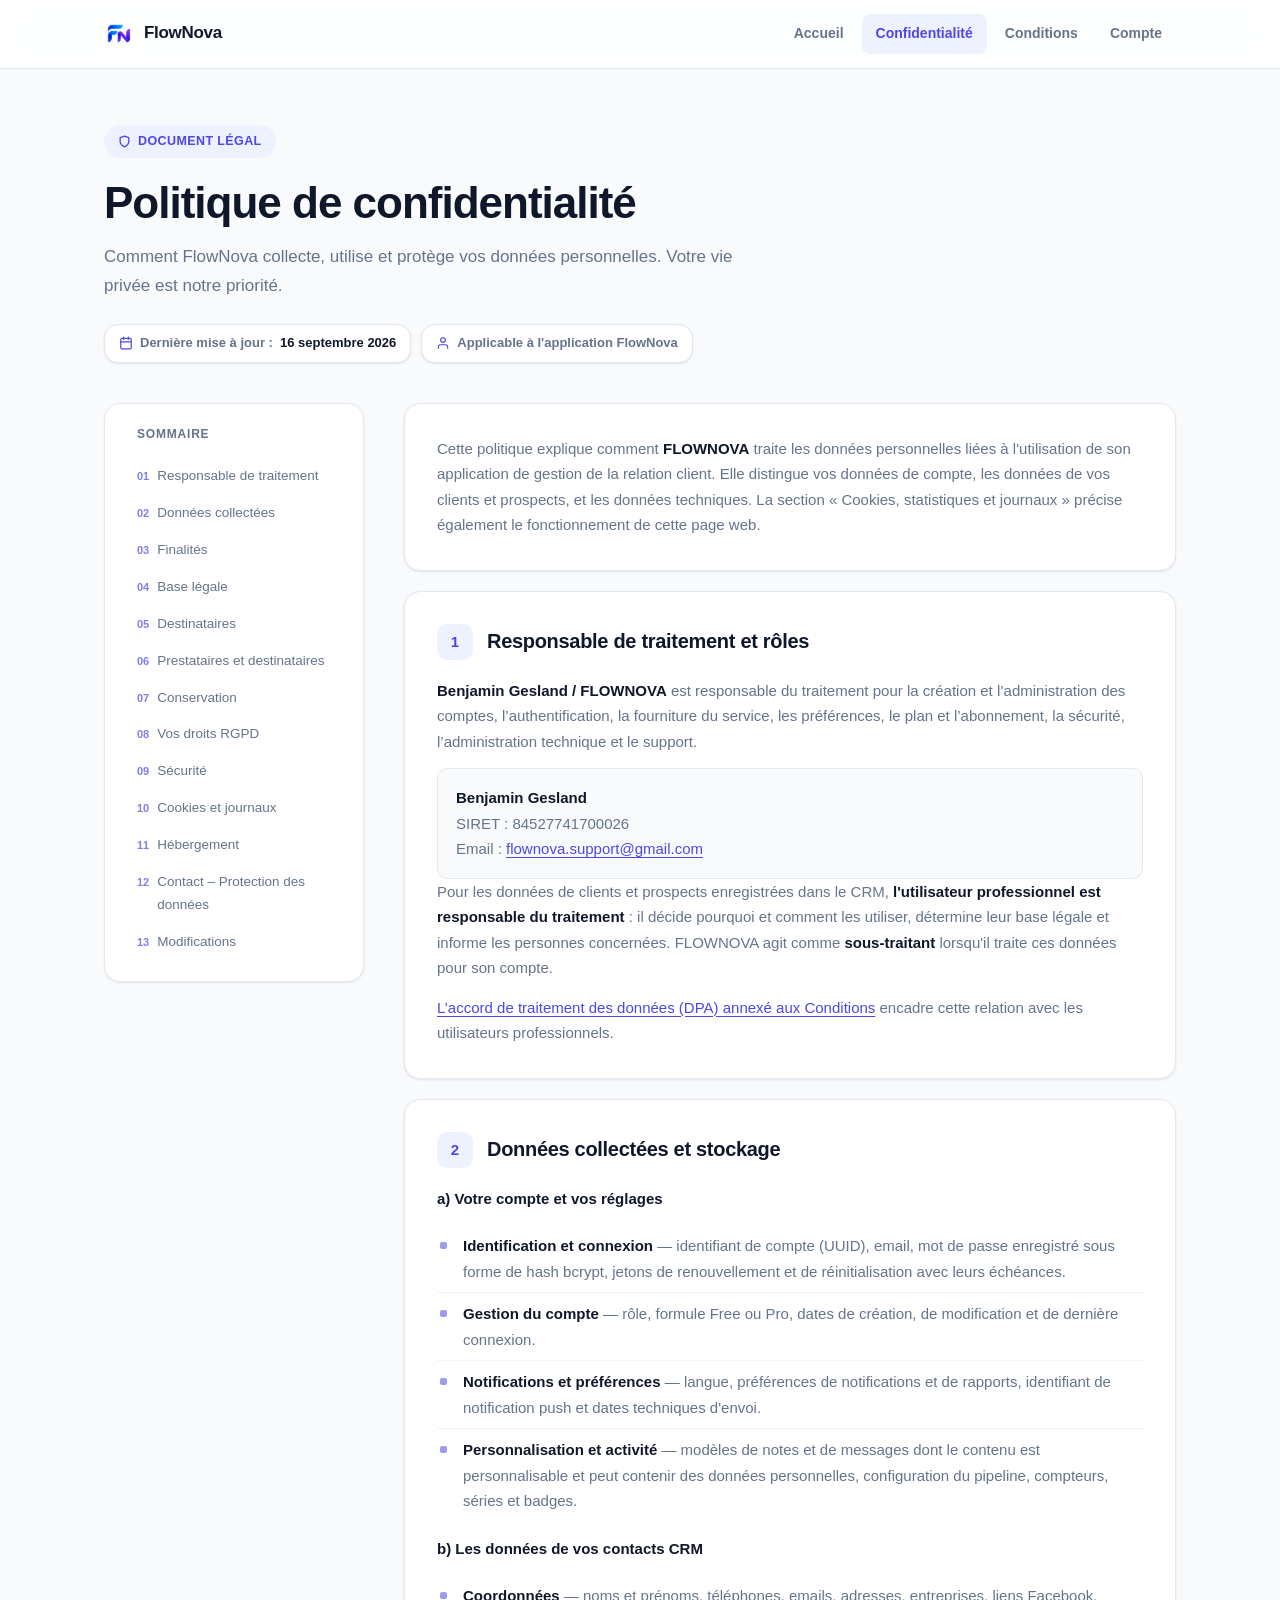
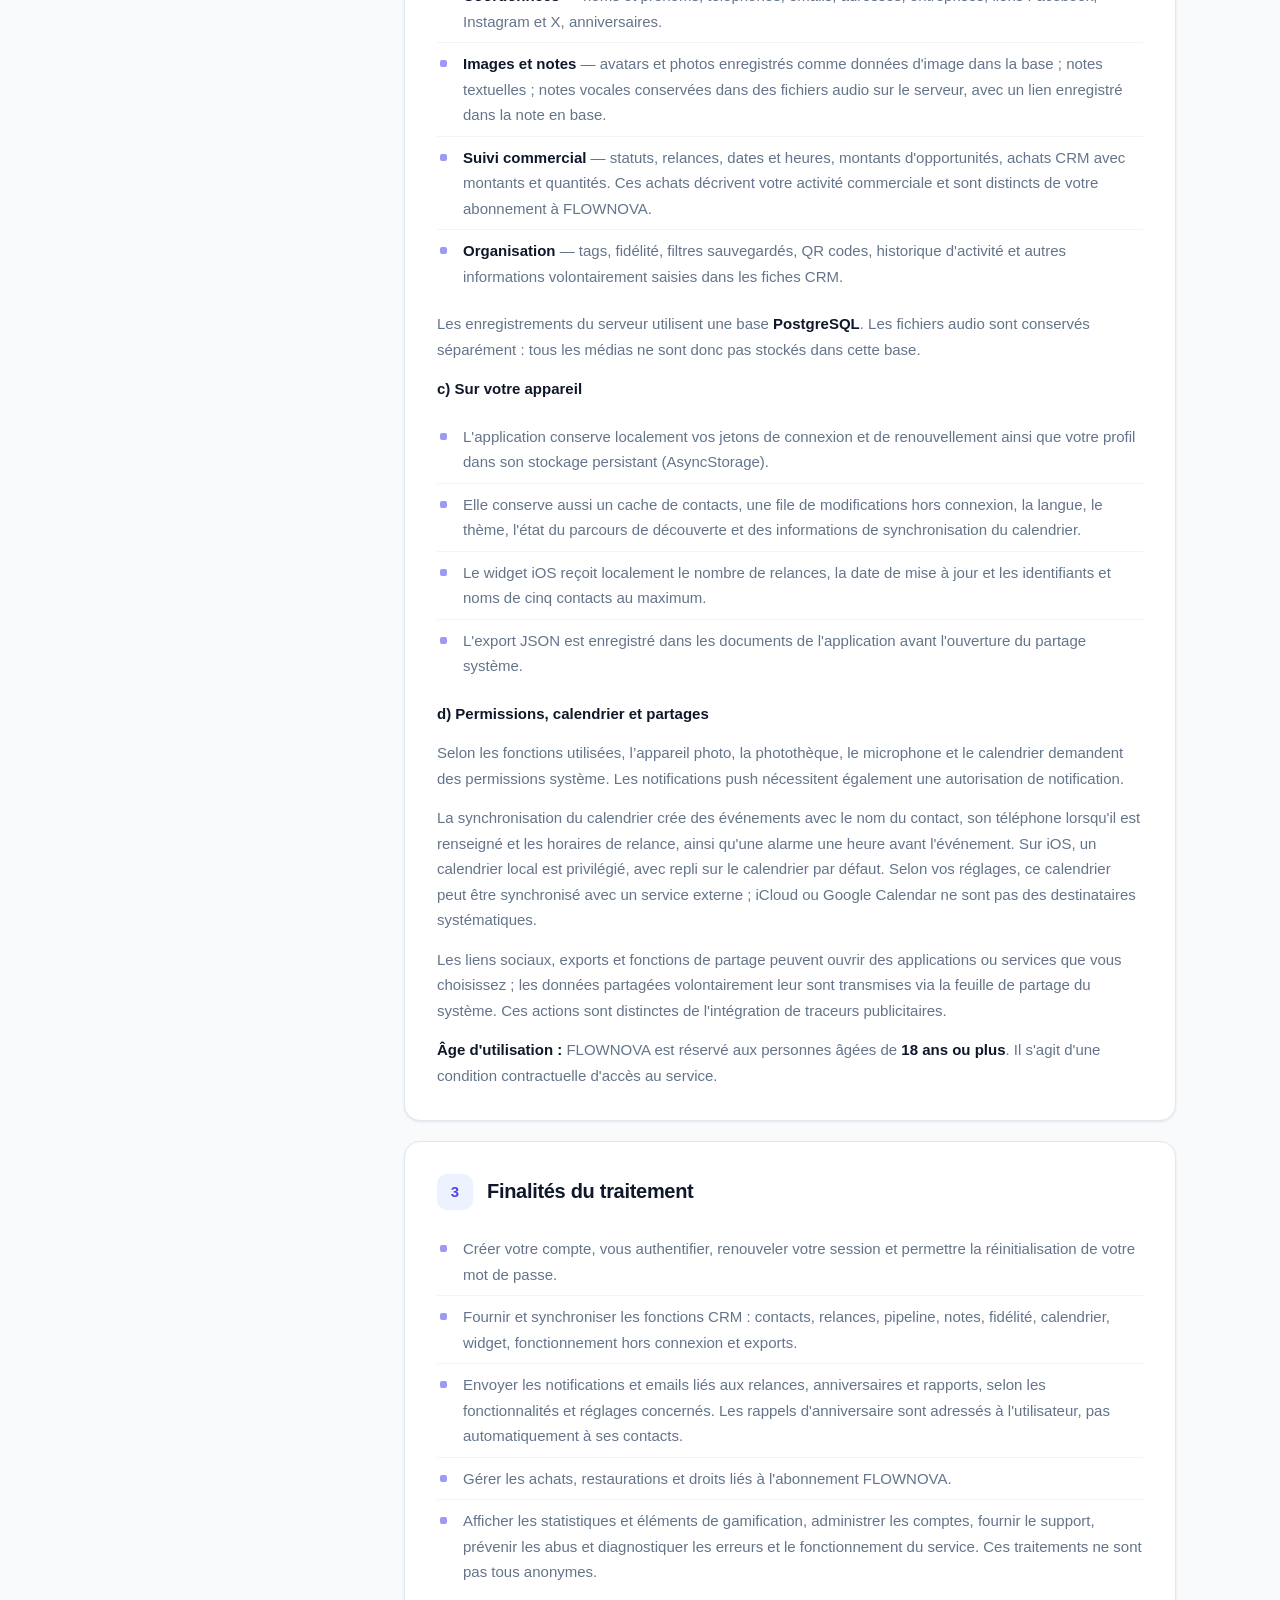
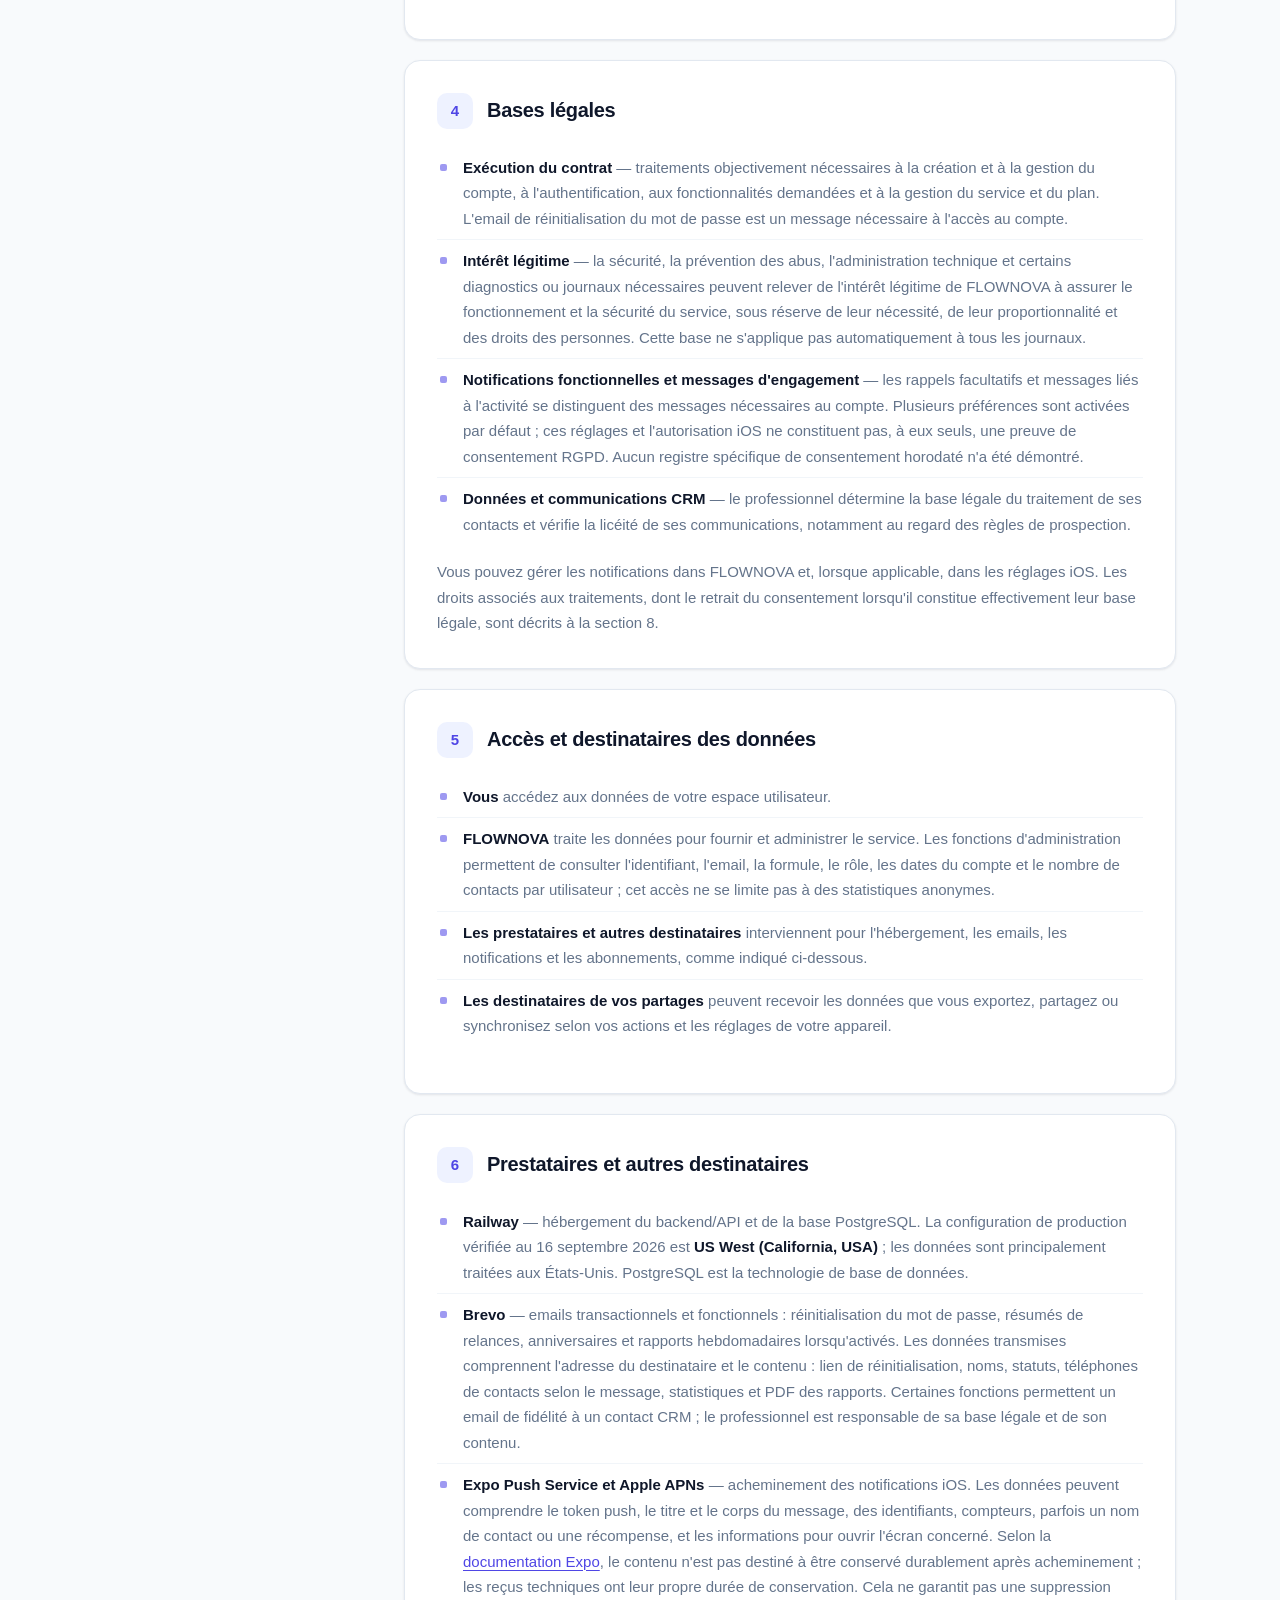
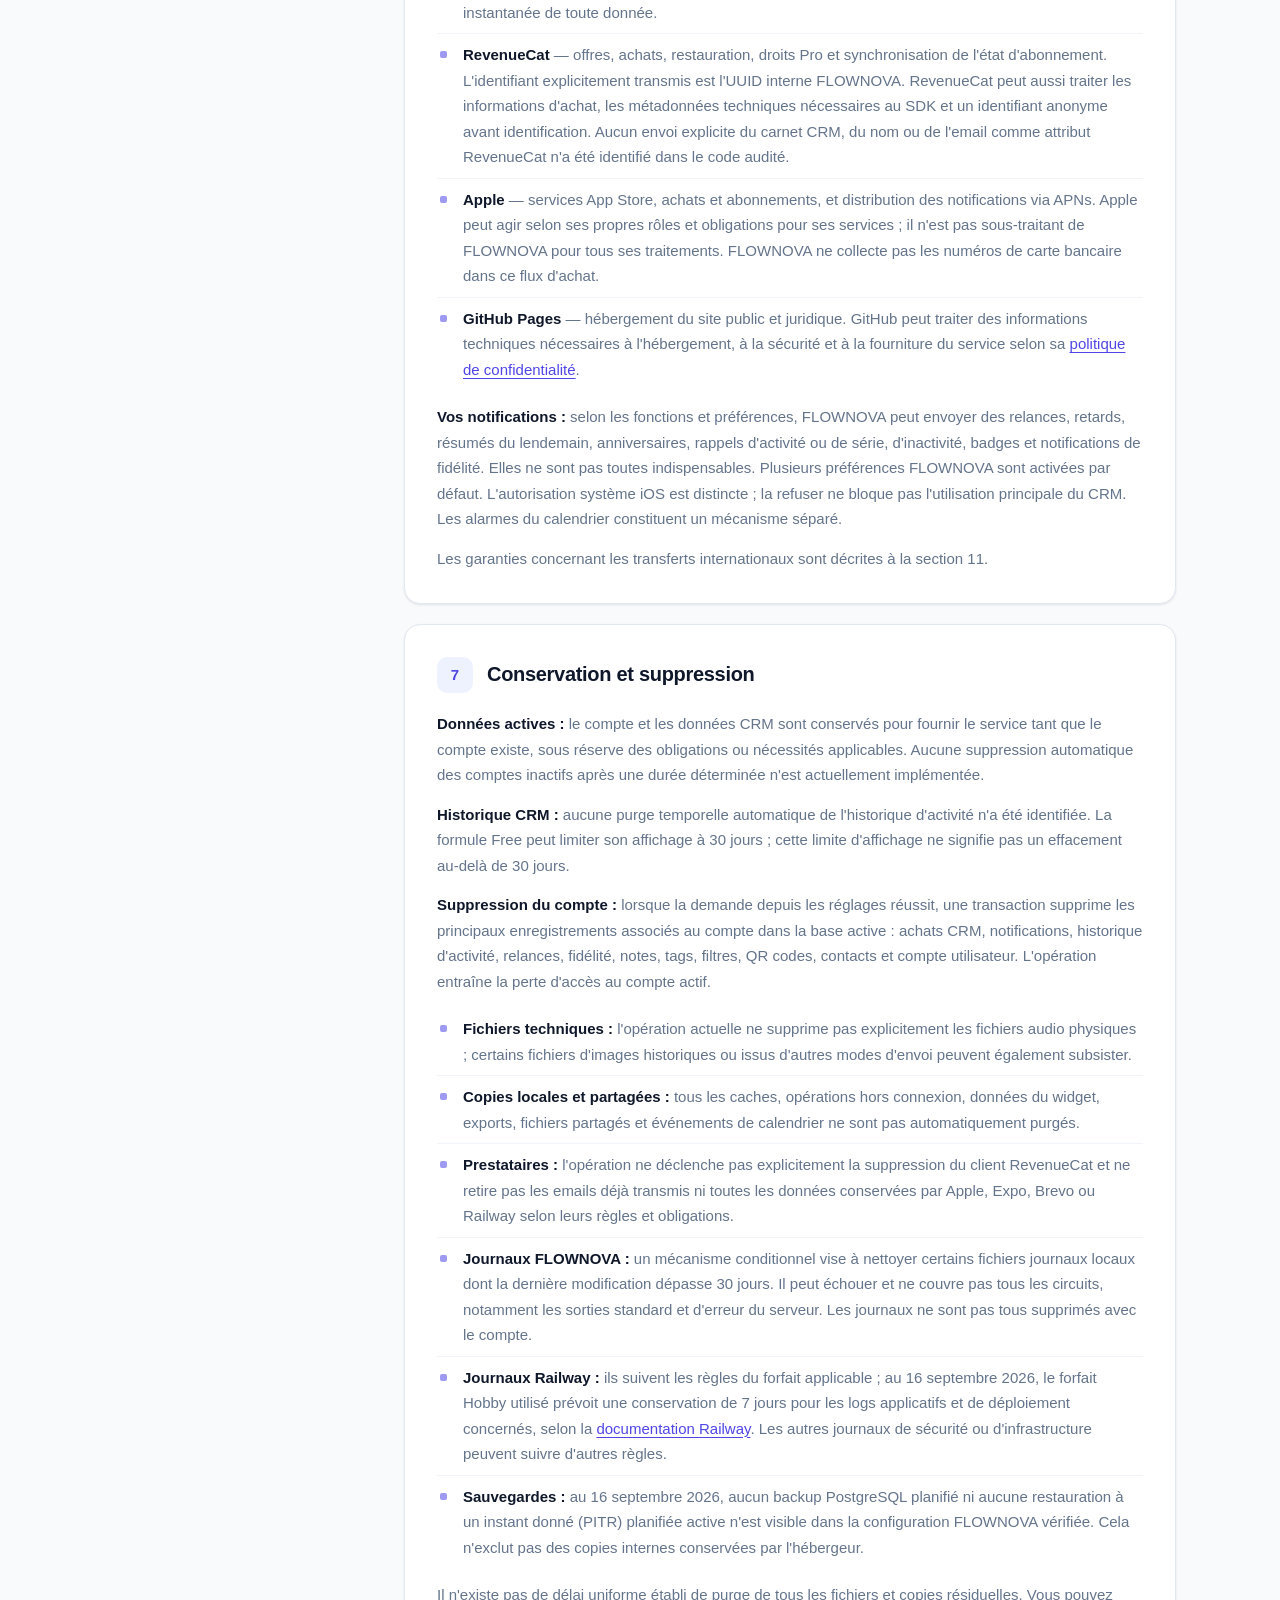
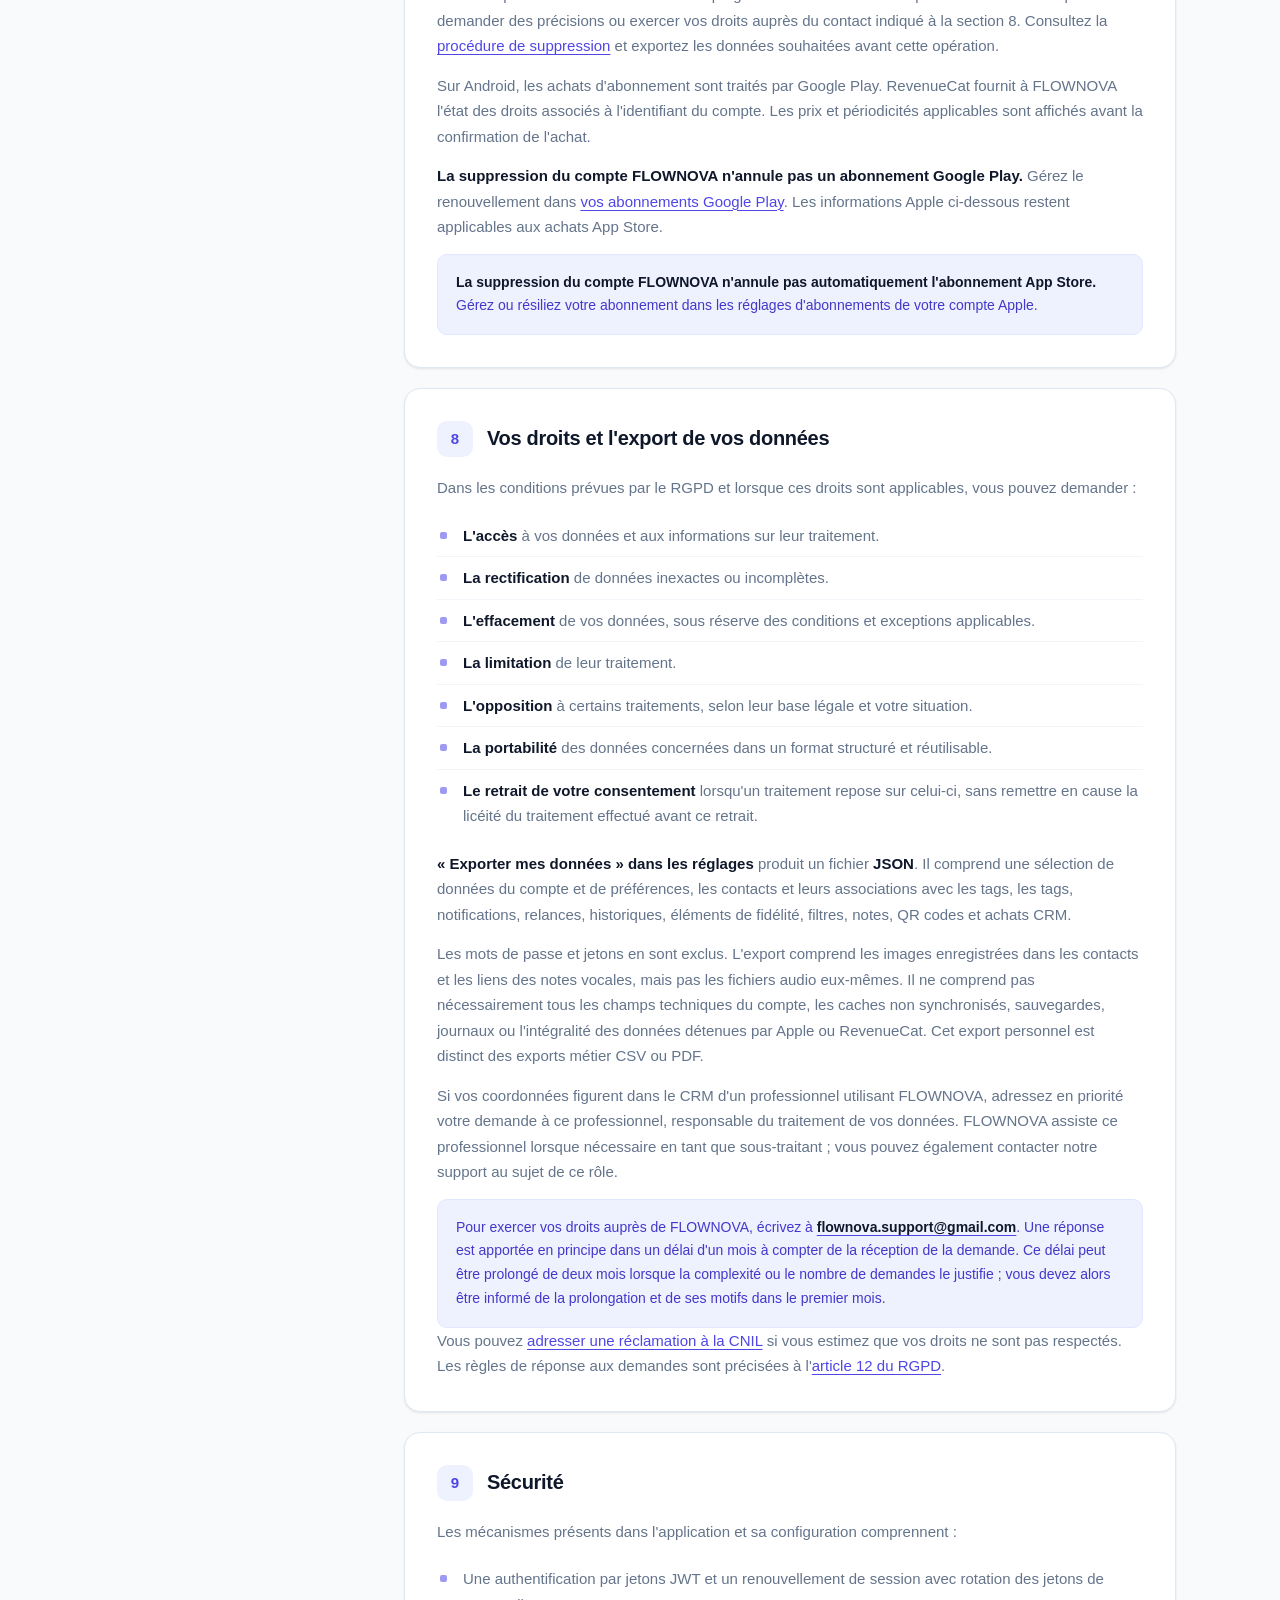
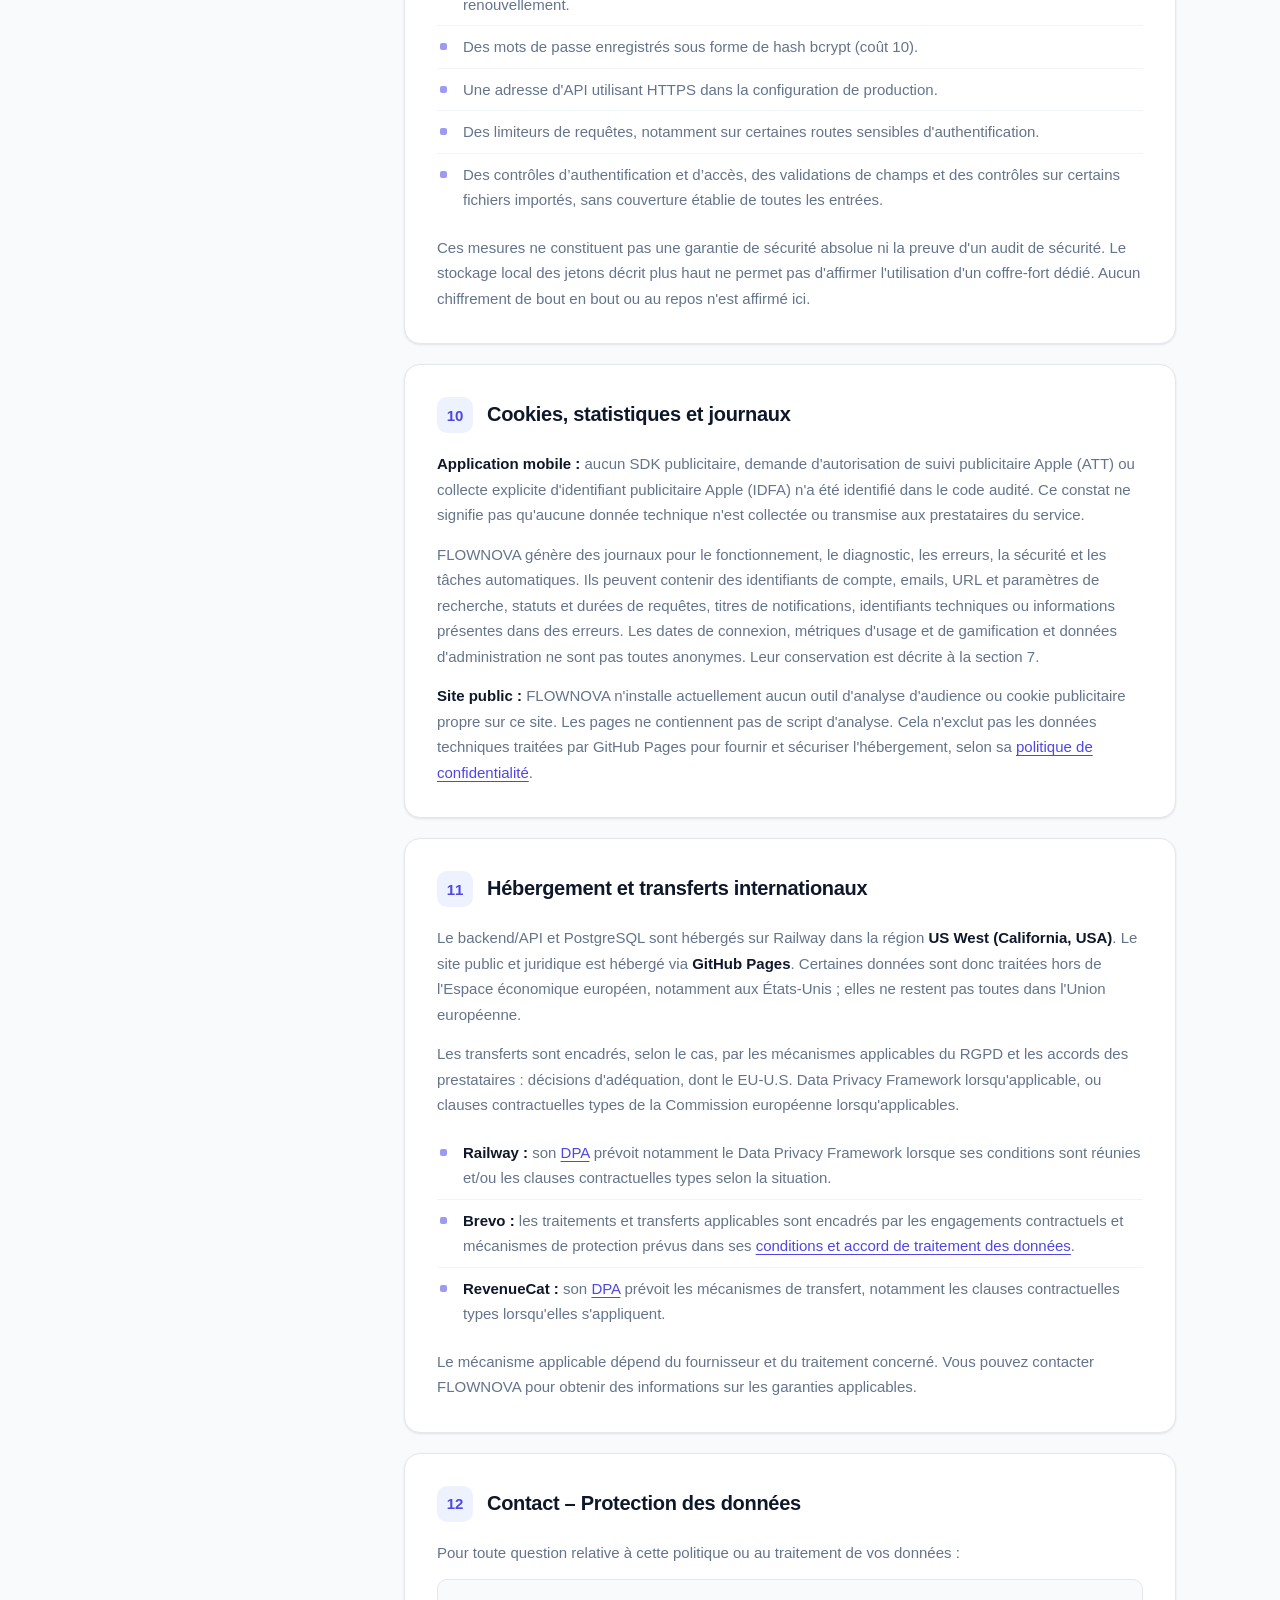
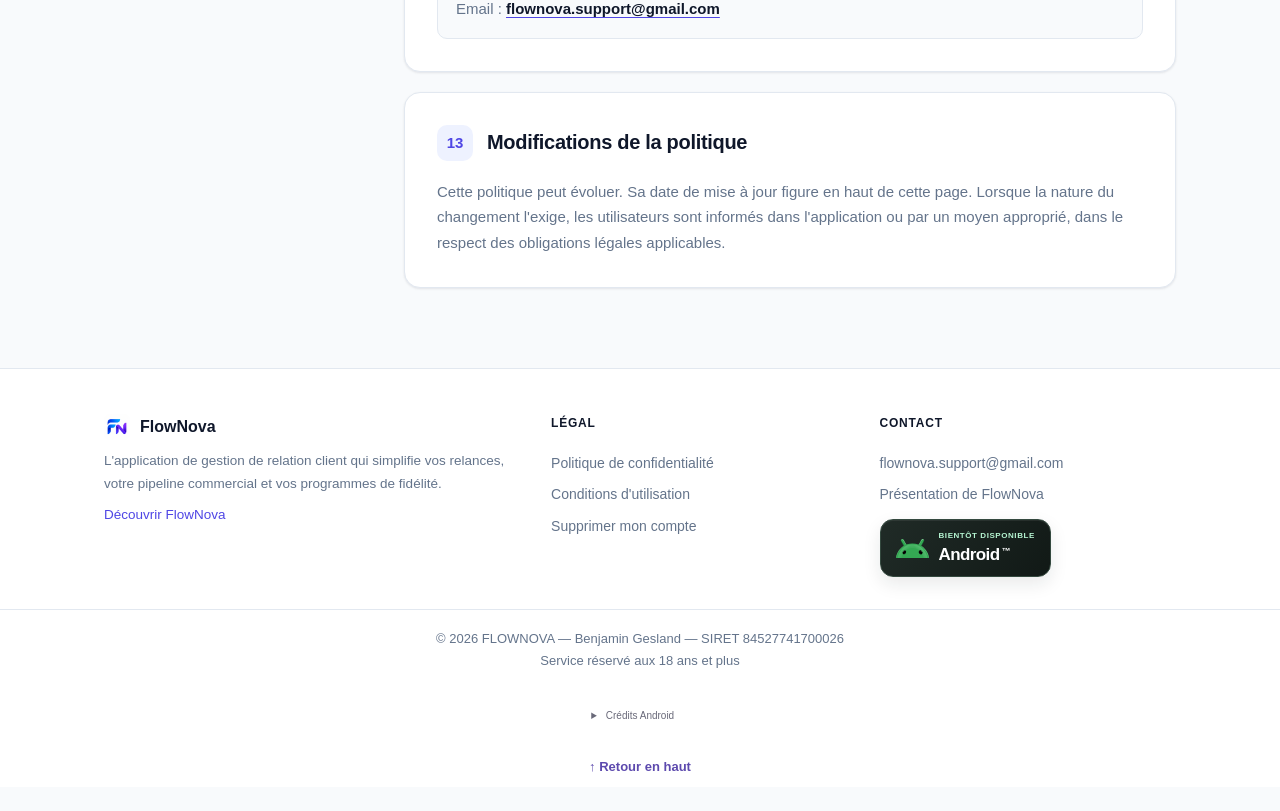
<file: index.html>
<!DOCTYPE html>
<html lang="fr">
<head>
  <meta charset="utf-8">
  <meta name="viewport" content="width=device-width, initial-scale=1.0">
  <title>Politique de confidentialité — FlowNova</title>
  <link rel="icon" type="image/png" sizes="48x48" href="/assets/optimized/favicon-48.png">
  <style>
    :root {
      --bg: #F8FAFC;
      --surface: #FFFFFF;
      --border: #E2E8F0;
      --text: #0F172A;
      --muted: #64748B;
      --primary: #4F46E5;
      --primary-dark: #4338CA;
      --primary-soft: #EEF2FF;
      --danger: #DC2626;
      --danger-soft: #FEF2F2;
      --success: #059669;
      --success-soft: #ECFDF5;
      --radius: 16px;
      --radius-sm: 10px;
      --shadow: 0 1px 3px rgba(15,23,42,.06), 0 1px 2px rgba(15,23,42,.04);
      --shadow-lg: 0 20px 40px -12px rgba(15,23,42,.12);
    }
    * { margin: 0; padding: 0; box-sizing: border-box; }
    html { scroll-behavior: smooth; scroll-padding-top: 96px; }
    body {
      font-family: -apple-system, BlinkMacSystemFont, 'Segoe UI', Helvetica, Arial, sans-serif;
      background: var(--bg);
      color: var(--text);
      line-height: 1.7;
      -webkit-font-smoothing: antialiased;
    }
    a { color: var(--primary); text-decoration: none; }
    a:hover { text-decoration: underline; }

    /* ===== Header ===== */
    .site-header {
      position: sticky;
      top: 0;
      z-index: 50;
      background: rgba(255,255,255,.85);
      backdrop-filter: saturate(180%) blur(16px);
      -webkit-backdrop-filter: saturate(180%) blur(16px);
      border-bottom: 1px solid var(--border);
    }
    .nav {
      max-width: 1120px;
      margin: 0 auto;
      padding: 14px 24px;
      display: flex;
      align-items: center;
      justify-content: space-between;
      gap: 24px;
    }
    .brand {
      display: flex;
      align-items: center;
      gap: 10px;
      font-weight: 800;
      font-size: 17px;
      letter-spacing: -0.3px;
      color: var(--text);
    }
    .brand:hover { text-decoration: none; }
    .brand img { width: 30px; height: 30px; border-radius: 8px; }
    .nav-links { display: flex; align-items: center; gap: 4px; }
    .nav-links a {
      color: var(--muted);
      font-size: 14px;
      font-weight: 600;
      padding: 8px 14px;
      border-radius: 8px;
      transition: background .15s, color .15s;
    }
    .nav-links a:hover { background: var(--primary-soft); color: var(--primary); text-decoration: none; }
    .nav-links a.active { color: var(--primary); background: var(--primary-soft); }

    /* ===== Hero ===== */
    .hero {
      max-width: 1120px;
      margin: 0 auto;
      padding: 56px 24px 40px;
    }
    .badge {
      display: inline-flex;
      align-items: center;
      gap: 7px;
      background: var(--primary-soft);
      color: var(--primary);
      font-size: 12.5px;
      font-weight: 700;
      letter-spacing: .4px;
      text-transform: uppercase;
      padding: 6px 14px;
      border-radius: 999px;
      margin-bottom: 20px;
    }
    .badge svg { width: 13px; height: 13px; }
    .hero h1 {
      font-size: clamp(30px, 4.5vw, 44px);
      font-weight: 800;
      letter-spacing: -1px;
      line-height: 1.15;
      margin-bottom: 14px;
    }
    .hero p.lead {
      color: var(--muted);
      font-size: 17px;
      max-width: 640px;
      margin-bottom: 24px;
    }
    .meta {
      display: flex;
      flex-wrap: wrap;
      gap: 10px;
    }
    .meta-item {
      display: inline-flex;
      align-items: center;
      gap: 7px;
      background: var(--surface);
      border: 1px solid var(--border);
      border-radius: 999px;
      padding: 7px 14px;
      font-size: 13px;
      font-weight: 600;
      color: var(--muted);
      box-shadow: var(--shadow);
    }
    .meta-item svg { width: 14px; height: 14px; color: var(--primary); }
    .meta-item strong { color: var(--text); font-weight: 700; }

    /* ===== Layout ===== */
    .layout {
      max-width: 1120px;
      margin: 0 auto;
      padding: 0 24px 80px;
      display: grid;
      grid-template-columns: 260px minmax(0, 1fr);
      gap: 40px;
      align-items: start;
    }
    .sidebar {
      position: sticky;
      top: 96px;
      background: var(--surface);
      border: 1px solid var(--border);
      border-radius: var(--radius);
      box-shadow: var(--shadow);
      padding: 20px;
      max-height: calc(100vh - 120px);
      overflow: auto;
    }
    .sidebar-title {
      font-size: 12px;
      font-weight: 700;
      text-transform: uppercase;
      letter-spacing: .8px;
      color: var(--muted);
      margin-bottom: 14px;
      padding: 0 12px;
    }
    .sidebar a {
      display: flex;
      align-items: baseline;
      gap: 8px;
      color: var(--muted);
      font-size: 13.5px;
      font-weight: 500;
      padding: 7px 12px;
      border-radius: 8px;
      transition: background .15s, color .15s;
    }
    .sidebar a:hover { background: var(--primary-soft); color: var(--primary); text-decoration: none; }
    .sidebar a .num { font-size: 11px; font-weight: 700; color: var(--primary); opacity: .7; }

    /* ===== Cards & sections ===== */
    .content { min-width: 0; }
    .card {
      background: var(--surface);
      border: 1px solid var(--border);
      border-radius: var(--radius);
      box-shadow: var(--shadow);
      padding: 32px;
      margin-bottom: 20px;
      scroll-margin-top: 96px;
    }
    .card:last-child { margin-bottom: 0; }
    .section-head {
      display: flex;
      align-items: center;
      gap: 14px;
      margin-bottom: 18px;
    }
    .section-num {
      flex-shrink: 0;
      width: 36px;
      height: 36px;
      border-radius: 10px;
      background: var(--primary-soft);
      color: var(--primary);
      display: flex;
      align-items: center;
      justify-content: center;
      font-size: 15px;
      font-weight: 800;
    }
    .section-head h2 { font-size: 20px; font-weight: 800; letter-spacing: -0.3px; color: var(--text); }
    .card p { color: var(--muted); margin-bottom: 14px; font-size: 15px; }
    .card p:last-child { margin-bottom: 0; }
    .card strong { color: var(--text); font-weight: 700; }
    .card ul { list-style: none; margin: 0 0 14px; }
    .card li {
      position: relative;
      padding: 8px 0 8px 26px;
      color: var(--muted);
      font-size: 15px;
      border-bottom: 1px solid #F1F5F9;
    }
    .card li:last-child { border-bottom: none; }
    .card li::before {
      content: "";
      position: absolute;
      left: 3px;
      top: 17px;
      width: 7px;
      height: 7px;
      border-radius: 2px;
      background: var(--primary);
      opacity: .55;
    }
    .card li strong { color: var(--text); }
    .notice {
      display: flex;
      gap: 14px;
      align-items: flex-start;
      background: var(--primary-soft);
      border: 1px solid #E0E7FF;
      border-radius: var(--radius-sm);
      padding: 16px 18px;
      margin-top: 4px;
    }
    .notice svg { width: 18px; height: 18px; color: var(--primary); flex-shrink: 0; margin-top: 2px; }
    .notice p { color: #4338CA; margin: 0; font-size: 14px; }
    .contact-box {
      background: var(--bg);
      border: 1px solid var(--border);
      border-radius: var(--radius-sm);
      padding: 16px 18px;
      margin-top: 4px;
    }
    .contact-box p { margin: 0; }
    .divider { height: 1px; background: var(--border); margin: 18px 0; }

    /* ===== Footer ===== */
    .site-footer {
      border-top: 1px solid var(--border);
      background: var(--surface);
    }
    .footer-inner {
      max-width: 1120px;
      margin: 0 auto;
      padding: 44px 24px 32px;
      display: grid;
      grid-template-columns: 1.4fr 1fr 1fr;
      gap: 32px;
    }
    .footer-brand { display: flex; align-items: center; gap: 10px; font-weight: 800; font-size: 16px; margin-bottom: 10px; }
    .footer-brand img { width: 26px; height: 26px; border-radius: 7px; }
    .footer-inner p { color: var(--muted); font-size: 13.5px; margin-bottom: 8px; }
    .footer-col h4 {
      font-size: 12px;
      font-weight: 700;
      text-transform: uppercase;
      letter-spacing: .8px;
      color: var(--text);
      margin-bottom: 14px;
    }
    .footer-col a {
      display: block;
      color: var(--muted);
      font-size: 14px;
      padding: 4px 0;
    }
    .footer-col a:hover { color: var(--primary); }
    .footer-bottom {
      border-top: 1px solid var(--border);
      text-align: center;
      padding: 18px 24px;
      color: var(--muted);
      font-size: 13px;
    }

    /* ===== Responsive ===== */
    @media (max-width: 880px) {
      .layout { grid-template-columns: 1fr; gap: 24px; }
      .sidebar {
        position: static;
        max-height: none;
        display: none;
      }
      .hero { padding: 40px 24px 28px; }
      .footer-inner { grid-template-columns: 1fr 1fr; }
    }
    @media (max-width: 560px) {
      .nav-links a { padding: 8px 10px; font-size: 13px; }
      .card { padding: 24px; }
      .footer-inner { grid-template-columns: 1fr; gap: 24px; }
    }
  </style>
  <link rel="stylesheet" href="assets/android-badges.css">
  <meta name="description" content="Découvrez comment FlowNova traite vos données personnelles : collecte, conservation, prestataires, sécurité et exercice de vos droits.">
  <meta property="og:type" content="website">
  <meta property="og:locale" content="fr_FR">
  <meta property="og:site_name" content="FlowNova">
  <meta property="og:title" content="Politique de confidentialité — FlowNova">
  <meta property="og:description" content="Découvrez comment FlowNova traite vos données personnelles : collecte, conservation, prestataires, sécurité et exercice de vos droits.">
  <link rel="stylesheet" href="assets/site.css">
  <noscript><style>@media(max-width:600px){.nav-links,.legal-page .nav-links{display:flex;position:static;flex-wrap:wrap;flex-direction:row;flex-basis:100%;border:0;box-shadow:none;padding:8px 0}.menu-toggle,.legal-page .doc-menu-toggle{display:none}.site-header{height:auto;min-height:77px}}</style></noscript>
  <link rel="canonical" href="https://flownova-crm.fr/index.html">
  <meta property="og:url" content="https://flownova-crm.fr/index.html">
  <meta property="og:image" content="https://flownova-crm.fr/assets/optimized/flownova-social.jpg">
  <meta property="og:image:type" content="image/jpeg">
  <meta property="og:image:width" content="1200">
  <meta property="og:image:height" content="630">
  <meta property="og:image:alt" content="Aperçu de FlowNova sur iPhone et iPad : tableau de bord et pipeline commercial">
  <meta name="twitter:card" content="summary_large_image">
  <meta name="twitter:title" content="Politique de confidentialité — FlowNova">
  <meta name="twitter:description" content="Découvrez comment FlowNova traite vos données personnelles : collecte, conservation, prestataires, sécurité et exercice de vos droits.">
  <meta name="twitter:image" content="https://flownova-crm.fr/assets/optimized/flownova-social.jpg">
  <meta name="twitter:image:alt" content="Aperçu de FlowNova sur iPhone et iPad : tableau de bord et pipeline commercial">
</head>
<body class="legal-page" id="haut">
  <a class="skip-link" href="#contenu">Aller au contenu</a>
  <header class="site-header">
    <nav class="nav" aria-label="Navigation principale">
      <a class="brand" href="/">
        <img src="/assets/optimized/logo-84.png" srcset="/assets/optimized/logo-84.png 2x, /assets/optimized/logo-126.png 3x" width="30" height="30" alt="">
        FlowNova
      </a>
      <button class="doc-menu-toggle" type="button" aria-controls="document-navigation" aria-expanded="false" aria-label="Ouvrir le menu">Menu ☰</button>
      <div class="nav-links" id="document-navigation">
        <a href="/">Accueil</a>
        <a href="index.html" class="active" aria-current="page">Confidentialité</a>
        <a href="terms.html">Conditions</a>
        <a href="delete-account.html">Compte</a>
      </div>
    </nav>
  </header>

  <section class="hero">
    <span class="badge">
      <svg viewBox="0 0 24 24" fill="none" stroke="currentColor" stroke-width="2.4" stroke-linecap="round" stroke-linejoin="round"><path d="M12 22s8-4 8-10V5l-8-3-8 3v7c0 6 8 10 8 10z"/></svg>
      Document légal
    </span>
    <h1>Politique de confidentialité</h1>
    <p class="lead">Comment FlowNova collecte, utilise et protège vos données personnelles. Votre vie privée est notre priorité.</p>
    <div class="meta">
      <span class="meta-item">
        <svg viewBox="0 0 24 24" fill="none" stroke="currentColor" stroke-width="2" stroke-linecap="round" stroke-linejoin="round"><rect x="3" y="4" width="18" height="18" rx="2"/><path d="M16 2v4M8 2v4M3 10h18"/></svg>
        Dernière mise à jour : <strong>16 septembre 2026</strong>
      </span>
      <span class="meta-item">
        <svg viewBox="0 0 24 24" fill="none" stroke="currentColor" stroke-width="2" stroke-linecap="round" stroke-linejoin="round"><path d="M20 21v-2a4 4 0 0 0-4-4H8a4 4 0 0 0-4 4v2"/><circle cx="12" cy="7" r="4"/></svg>
        Applicable à l'application FlowNova
      </span>
    </div>
  </section>

  <div class="layout">
    <details class="mobile-toc"><summary>Dans cette page</summary><nav aria-label="Sommaire">

      <a href="#s1"><span class="num">01</span> Responsable de traitement</a>
      <a href="#s2"><span class="num">02</span> Données collectées</a>
      <a href="#s3"><span class="num">03</span> Finalités</a>
      <a href="#s4"><span class="num">04</span> Base légale</a>
      <a href="#s5"><span class="num">05</span> Destinataires</a>
      <a href="#s6"><span class="num">06</span> Prestataires et destinataires</a>
      <a href="#s7"><span class="num">07</span> Conservation</a>
      <a href="#s8"><span class="num">08</span> Vos droits RGPD</a>
      <a href="#s9"><span class="num">09</span> Sécurité</a>
      <a href="#s10"><span class="num">10</span> Cookies et journaux</a>
      <a href="#s11"><span class="num">11</span> Hébergement</a>
      <a href="#s12"><span class="num">12</span> Contact – Protection des données</a>
      <a href="#s13"><span class="num">13</span> Modifications</a>
    </nav></details>
    <aside class="sidebar" aria-label="Sommaire">
      <p class="sidebar-title">Sommaire</p>
      <a href="#s1"><span class="num">01</span> Responsable de traitement</a>
      <a href="#s2"><span class="num">02</span> Données collectées</a>
      <a href="#s3"><span class="num">03</span> Finalités</a>
      <a href="#s4"><span class="num">04</span> Base légale</a>
      <a href="#s5"><span class="num">05</span> Destinataires</a>
      <a href="#s6"><span class="num">06</span> Prestataires et destinataires</a>
      <a href="#s7"><span class="num">07</span> Conservation</a>
      <a href="#s8"><span class="num">08</span> Vos droits RGPD</a>
      <a href="#s9"><span class="num">09</span> Sécurité</a>
      <a href="#s10"><span class="num">10</span> Cookies et journaux</a>
      <a href="#s11"><span class="num">11</span> Hébergement</a>
      <a href="#s12"><span class="num">12</span> Contact – Protection des données</a>
      <a href="#s13"><span class="num">13</span> Modifications</a>
    </aside>

    <main class="content" id="contenu" tabindex="-1">
      <div class="card">
        <p>Cette politique explique comment <strong>FLOWNOVA</strong> traite les données personnelles liées à l'utilisation de son application de gestion de la relation client. Elle distingue vos données de compte, les données de vos clients et prospects, et les données techniques. La section « Cookies, statistiques et journaux » précise également le fonctionnement de cette page web.</p>
      </div>

      <div class="card" id="s1">
        <div class="section-head"><div class="section-num">1</div><h2>Responsable de traitement et rôles</h2></div>
        <p><strong>Benjamin Gesland / FLOWNOVA</strong> est responsable du traitement pour la création et l’administration des comptes, l’authentification, la fourniture du service, les préférences, le plan et l’abonnement, la sécurité, l’administration technique et le support.</p>
        <div class="contact-box">
          <p><strong>Benjamin Gesland</strong><br>SIRET : 84527741700026<br>Email : <a href="mailto:flownova.support@gmail.com">flownova.support@gmail.com</a></p>
        </div>
        <p>Pour les données de clients et prospects enregistrées dans le CRM, <strong>l'utilisateur professionnel est responsable du traitement</strong> : il décide pourquoi et comment les utiliser, détermine leur base légale et informe les personnes concernées. FLOWNOVA agit comme <strong>sous-traitant</strong> lorsqu'il traite ces données pour son compte.</p>
        <p><a href="terms.html#dpa">L’accord de traitement des données (DPA) annexé aux Conditions</a> encadre cette relation avec les utilisateurs professionnels.</p>
      </div>

      <div class="card" id="s2">
        <div class="section-head"><div class="section-num">2</div><h2>Données collectées et stockage</h2></div>
        <p><strong>a) Votre compte et vos réglages</strong></p>
        <ul>
          <li><strong>Identification et connexion</strong> — identifiant de compte (UUID), email, mot de passe enregistré sous forme de hash bcrypt, jetons de renouvellement et de réinitialisation avec leurs échéances.</li>
          <li><strong>Gestion du compte</strong> — rôle, formule Free ou Pro, dates de création, de modification et de dernière connexion.</li>
          <li><strong>Notifications et préférences</strong> — langue, préférences de notifications et de rapports, identifiant de notification push et dates techniques d'envoi.</li>
          <li><strong>Personnalisation et activité</strong> — modèles de notes et de messages dont le contenu est personnalisable et peut contenir des données personnelles, configuration du pipeline, compteurs, séries et badges.</li>
        </ul>
        <p><strong>b) Les données de vos contacts CRM</strong></p>
        <ul>
          <li><strong>Coordonnées</strong> — noms et prénoms, téléphones, emails, adresses, entreprises, liens Facebook, Instagram et X, anniversaires.</li>
          <li><strong>Images et notes</strong> — avatars et photos enregistrés comme données d'image dans la base ; notes textuelles ; notes vocales conservées dans des fichiers audio sur le serveur, avec un lien enregistré dans la note en base.</li>
          <li><strong>Suivi commercial</strong> — statuts, relances, dates et heures, montants d'opportunités, achats CRM avec montants et quantités. Ces achats décrivent votre activité commerciale et sont distincts de votre abonnement à FLOWNOVA.</li>
          <li><strong>Organisation</strong> — tags, fidélité, filtres sauvegardés, QR codes, historique d'activité et autres informations volontairement saisies dans les fiches CRM.</li>
        </ul>
        <p>Les enregistrements du serveur utilisent une base <strong>PostgreSQL</strong>. Les fichiers audio sont conservés séparément : tous les médias ne sont donc pas stockés dans cette base.</p>
        <p><strong>c) Sur votre appareil</strong></p>
        <ul>
          <li>L'application conserve localement vos jetons de connexion et de renouvellement ainsi que votre profil dans son stockage persistant (AsyncStorage).</li>
          <li>Elle conserve aussi un cache de contacts, une file de modifications hors connexion, la langue, le thème, l'état du parcours de découverte et des informations de synchronisation du calendrier.</li>
          <li>Le widget iOS reçoit localement le nombre de relances, la date de mise à jour et les identifiants et noms de cinq contacts au maximum.</li>
          <li>L'export JSON est enregistré dans les documents de l'application avant l'ouverture du partage système.</li>
        </ul>
        <p><strong>d) Permissions, calendrier et partages</strong></p>
        <p>Selon les fonctions utilisées, l’appareil photo, la photothèque, le microphone et le calendrier demandent des permissions système. Les notifications push nécessitent également une autorisation de notification.</p>
        <p>La synchronisation du calendrier crée des événements avec le nom du contact, son téléphone lorsqu'il est renseigné et les horaires de relance, ainsi qu'une alarme une heure avant l'événement. Sur iOS, un calendrier local est privilégié, avec repli sur le calendrier par défaut. Selon vos réglages, ce calendrier peut être synchronisé avec un service externe ; iCloud ou Google Calendar ne sont pas des destinataires systématiques.</p>
        <p>Les liens sociaux, exports et fonctions de partage peuvent ouvrir des applications ou services que vous choisissez ; les données partagées volontairement leur sont transmises via la feuille de partage du système. Ces actions sont distinctes de l'intégration de traceurs publicitaires.</p>
        <p><strong>Âge d'utilisation :</strong> FLOWNOVA est réservé aux personnes âgées de <strong>18 ans ou plus</strong>. Il s'agit d'une condition contractuelle d'accès au service.</p>
      </div>

      <div class="card" id="s3">
        <div class="section-head"><div class="section-num">3</div><h2>Finalités du traitement</h2></div>
        <ul>
          <li>Créer votre compte, vous authentifier, renouveler votre session et permettre la réinitialisation de votre mot de passe.</li>
          <li>Fournir et synchroniser les fonctions CRM : contacts, relances, pipeline, notes, fidélité, calendrier, widget, fonctionnement hors connexion et exports.</li>
          <li>Envoyer les notifications et emails liés aux relances, anniversaires et rapports, selon les fonctionnalités et réglages concernés. Les rappels d'anniversaire sont adressés à l'utilisateur, pas automatiquement à ses contacts.</li>
          <li>Gérer les achats, restaurations et droits liés à l'abonnement FLOWNOVA.</li>
          <li>Afficher les statistiques et éléments de gamification, administrer les comptes, fournir le support, prévenir les abus et diagnostiquer les erreurs et le fonctionnement du service. Ces traitements ne sont pas tous anonymes.</li>
        </ul>
      </div>

      <div class="card" id="s4">
        <div class="section-head"><div class="section-num">4</div><h2>Bases légales</h2></div>
        <ul>
          <li><strong>Exécution du contrat</strong> — traitements objectivement nécessaires à la création et à la gestion du compte, à l'authentification, aux fonctionnalités demandées et à la gestion du service et du plan. L'email de réinitialisation du mot de passe est un message nécessaire à l'accès au compte.</li>
          <li><strong>Intérêt légitime</strong> — la sécurité, la prévention des abus, l'administration technique et certains diagnostics ou journaux nécessaires peuvent relever de l'intérêt légitime de FLOWNOVA à assurer le fonctionnement et la sécurité du service, sous réserve de leur nécessité, de leur proportionnalité et des droits des personnes. Cette base ne s'applique pas automatiquement à tous les journaux.</li>
          <li><strong>Notifications fonctionnelles et messages d'engagement</strong> — les rappels facultatifs et messages liés à l'activité se distinguent des messages nécessaires au compte. Plusieurs préférences sont activées par défaut ; ces réglages et l'autorisation iOS ne constituent pas, à eux seuls, une preuve de consentement RGPD. Aucun registre spécifique de consentement horodaté n'a été démontré.</li>
          <li><strong>Données et communications CRM</strong> — le professionnel détermine la base légale du traitement de ses contacts et vérifie la licéité de ses communications, notamment au regard des règles de prospection.</li>
        </ul>
        <p>Vous pouvez gérer les notifications dans FLOWNOVA et, lorsque applicable, dans les réglages iOS. Les droits associés aux traitements, dont le retrait du consentement lorsqu'il constitue effectivement leur base légale, sont décrits à la section 8.</p>
      </div>

      <div class="card" id="s5">
        <div class="section-head"><div class="section-num">5</div><h2>Accès et destinataires des données</h2></div>
        <ul>
          <li><strong>Vous</strong> accédez aux données de votre espace utilisateur.</li>
          <li><strong>FLOWNOVA</strong> traite les données pour fournir et administrer le service. Les fonctions d'administration permettent de consulter l'identifiant, l'email, la formule, le rôle, les dates du compte et le nombre de contacts par utilisateur ; cet accès ne se limite pas à des statistiques anonymes.</li>
          <li><strong>Les prestataires et autres destinataires</strong> interviennent pour l'hébergement, les emails, les notifications et les abonnements, comme indiqué ci-dessous.</li>
          <li><strong>Les destinataires de vos partages</strong> peuvent recevoir les données que vous exportez, partagez ou synchronisez selon vos actions et les réglages de votre appareil.</li>
        </ul>
      </div>

      <div class="card" id="s6">
        <div class="section-head"><div class="section-num">6</div><h2>Prestataires et autres destinataires</h2></div>
        <ul>
          <li><strong>Railway</strong> — hébergement du backend/API et de la base PostgreSQL. La configuration de production vérifiée au 16 septembre 2026 est <strong>US West (California, USA)</strong> ; les données sont principalement traitées aux États-Unis. PostgreSQL est la technologie de base de données.</li>
          <li><strong>Brevo</strong> — emails transactionnels et fonctionnels : réinitialisation du mot de passe, résumés de relances, anniversaires et rapports hebdomadaires lorsqu'activés. Les données transmises comprennent l'adresse du destinataire et le contenu : lien de réinitialisation, noms, statuts, téléphones de contacts selon le message, statistiques et PDF des rapports. Certaines fonctions permettent un email de fidélité à un contact CRM ; le professionnel est responsable de sa base légale et de son contenu.</li>
          <li><strong>Expo Push Service et Apple APNs</strong> — acheminement des notifications iOS. Les données peuvent comprendre le token push, le titre et le corps du message, des identifiants, compteurs, parfois un nom de contact ou une récompense, et les informations pour ouvrir l'écran concerné. Selon la <a href="https://docs.expo.dev/push-notifications/faq/">documentation Expo</a>, le contenu n'est pas destiné à être conservé durablement après acheminement ; les reçus techniques ont leur propre durée de conservation. Cela ne garantit pas une suppression instantanée de toute donnée.</li>
          <li><strong>RevenueCat</strong> — offres, achats, restauration, droits Pro et synchronisation de l'état d'abonnement. L'identifiant explicitement transmis est l'UUID interne FLOWNOVA. RevenueCat peut aussi traiter les informations d'achat, les métadonnées techniques nécessaires au SDK et un identifiant anonyme avant identification. Aucun envoi explicite du carnet CRM, du nom ou de l'email comme attribut RevenueCat n'a été identifié dans le code audité.</li>
          <li><strong>Apple</strong> — services App Store, achats et abonnements, et distribution des notifications via APNs. Apple peut agir selon ses propres rôles et obligations pour ses services ; il n'est pas sous-traitant de FLOWNOVA pour tous ses traitements. FLOWNOVA ne collecte pas les numéros de carte bancaire dans ce flux d'achat.</li>
          <li><strong>GitHub Pages</strong> — hébergement du site public et juridique. GitHub peut traiter des informations techniques nécessaires à l'hébergement, à la sécurité et à la fourniture du service selon sa <a href="https://docs.github.com/en/site-policy/privacy-policies/github-general-privacy-statement">politique de confidentialité</a>.</li>
        </ul>
        <p><strong>Vos notifications :</strong> selon les fonctions et préférences, FLOWNOVA peut envoyer des relances, retards, résumés du lendemain, anniversaires, rappels d'activité ou de série, d'inactivité, badges et notifications de fidélité. Elles ne sont pas toutes indispensables. Plusieurs préférences FLOWNOVA sont activées par défaut. L'autorisation système iOS est distincte ; la refuser ne bloque pas l'utilisation principale du CRM. Les alarmes du calendrier constituent un mécanisme séparé.</p>
        <p>Les garanties concernant les transferts internationaux sont décrites à la section 11.</p>
      </div>

      <div class="card" id="s7">
        <div class="section-head"><div class="section-num">7</div><h2>Conservation et suppression</h2></div>
        <p><strong>Données actives :</strong> le compte et les données CRM sont conservés pour fournir le service tant que le compte existe, sous réserve des obligations ou nécessités applicables. Aucune suppression automatique des comptes inactifs après une durée déterminée n'est actuellement implémentée.</p>
        <p><strong>Historique CRM :</strong> aucune purge temporelle automatique de l'historique d'activité n'a été identifiée. La formule Free peut limiter son affichage à 30 jours ; cette limite d'affichage ne signifie pas un effacement au-delà de 30 jours.</p>
        <p><strong>Suppression du compte :</strong> lorsque la demande depuis les réglages réussit, une transaction supprime les principaux enregistrements associés au compte dans la base active : achats CRM, notifications, historique d'activité, relances, fidélité, notes, tags, filtres, QR codes, contacts et compte utilisateur. L'opération entraîne la perte d'accès au compte actif.</p>
        <ul>
          <li><strong>Fichiers techniques :</strong> l'opération actuelle ne supprime pas explicitement les fichiers audio physiques ; certains fichiers d'images historiques ou issus d'autres modes d'envoi peuvent également subsister.</li>
          <li><strong>Copies locales et partagées :</strong> tous les caches, opérations hors connexion, données du widget, exports, fichiers partagés et événements de calendrier ne sont pas automatiquement purgés.</li>
          <li><strong>Prestataires :</strong> l'opération ne déclenche pas explicitement la suppression du client RevenueCat et ne retire pas les emails déjà transmis ni toutes les données conservées par Apple, Expo, Brevo ou Railway selon leurs règles et obligations.</li>
          <li><strong>Journaux FLOWNOVA :</strong> un mécanisme conditionnel vise à nettoyer certains fichiers journaux locaux dont la dernière modification dépasse 30 jours. Il peut échouer et ne couvre pas tous les circuits, notamment les sorties standard et d'erreur du serveur. Les journaux ne sont pas tous supprimés avec le compte.</li>
          <li><strong>Journaux Railway :</strong> ils suivent les règles du forfait applicable ; au 16 septembre 2026, le forfait Hobby utilisé prévoit une conservation de 7 jours pour les logs applicatifs et de déploiement concernés, selon la <a href="https://docs.railway.com/observability/logs">documentation Railway</a>. Les autres journaux de sécurité ou d'infrastructure peuvent suivre d'autres règles.</li>
          <li><strong>Sauvegardes :</strong> au 16 septembre 2026, aucun backup PostgreSQL planifié ni aucune restauration à un instant donné (PITR) planifiée active n'est visible dans la configuration FLOWNOVA vérifiée. Cela n'exclut pas des copies internes conservées par l'hébergeur.</li>
        </ul>
        <p>Il n'existe pas de délai uniforme établi de purge de tous les fichiers et copies résiduelles. Vous pouvez demander des précisions ou exercer vos droits auprès du contact indiqué à la section 8. Consultez la <a href="delete-account.html">procédure de suppression</a> et exportez les données souhaitées avant cette opération.</p>
        <p>Sur Android, les achats d'abonnement sont traités par Google Play. RevenueCat fournit à FLOWNOVA l'état des droits associés à l'identifiant du compte. Les prix et périodicités applicables sont affichés avant la confirmation de l'achat.</p>
        <p><strong>La suppression du compte FLOWNOVA n'annule pas un abonnement Google Play.</strong> Gérez le renouvellement dans <a href="https://play.google.com/store/account/subscriptions">vos abonnements Google Play</a>. Les informations Apple ci-dessous restent applicables aux achats App Store.</p>
        <div class="notice"><p><strong>La suppression du compte FLOWNOVA n'annule pas automatiquement l'abonnement App Store.</strong> Gérez ou résiliez votre abonnement dans les réglages d'abonnements de votre compte Apple.</p></div>
      </div>

      <div class="card" id="s8">
        <div class="section-head"><div class="section-num">8</div><h2>Vos droits et l'export de vos données</h2></div>
        <p>Dans les conditions prévues par le RGPD et lorsque ces droits sont applicables, vous pouvez demander :</p>
        <ul>
          <li><strong>L'accès</strong> à vos données et aux informations sur leur traitement.</li>
          <li><strong>La rectification</strong> de données inexactes ou incomplètes.</li>
          <li><strong>L'effacement</strong> de vos données, sous réserve des conditions et exceptions applicables.</li>
          <li><strong>La limitation</strong> de leur traitement.</li>
          <li><strong>L'opposition</strong> à certains traitements, selon leur base légale et votre situation.</li>
          <li><strong>La portabilité</strong> des données concernées dans un format structuré et réutilisable.</li>
          <li><strong>Le retrait de votre consentement</strong> lorsqu'un traitement repose sur celui-ci, sans remettre en cause la licéité du traitement effectué avant ce retrait.</li>
        </ul>
        <p><strong>« Exporter mes données » dans les réglages</strong> produit un fichier <strong>JSON</strong>. Il comprend une sélection de données du compte et de préférences, les contacts et leurs associations avec les tags, les tags, notifications, relances, historiques, éléments de fidélité, filtres, notes, QR codes et achats CRM.</p>
        <p>Les mots de passe et jetons en sont exclus. L'export comprend les images enregistrées dans les contacts et les liens des notes vocales, mais pas les fichiers audio eux-mêmes. Il ne comprend pas nécessairement tous les champs techniques du compte, les caches non synchronisés, sauvegardes, journaux ou l'intégralité des données détenues par Apple ou RevenueCat. Cet export personnel est distinct des exports métier CSV ou PDF.</p>
        <p>Si vos coordonnées figurent dans le CRM d'un professionnel utilisant FLOWNOVA, adressez en priorité votre demande à ce professionnel, responsable du traitement de vos données. FLOWNOVA assiste ce professionnel lorsque nécessaire en tant que sous-traitant ; vous pouvez également contacter notre support au sujet de ce rôle.</p>
        <div class="notice"><p>Pour exercer vos droits auprès de FLOWNOVA, écrivez à <a href="mailto:flownova.support@gmail.com"><strong>flownova.support@gmail.com</strong></a>. Une réponse est apportée en principe dans un délai d'un mois à compter de la réception de la demande. Ce délai peut être prolongé de deux mois lorsque la complexité ou le nombre de demandes le justifie ; vous devez alors être informé de la prolongation et de ses motifs dans le premier mois.</p></div>
        <p>Vous pouvez <a href="https://www.cnil.fr/fr/adresser-une-plainte">adresser une réclamation à la CNIL</a> si vous estimez que vos droits ne sont pas respectés. Les règles de réponse aux demandes sont précisées à l'<a href="https://www.cnil.fr/fr/reglement-europeen-protection-donnees/chapitre3">article 12 du RGPD</a>.</p>
      </div>

      <div class="card" id="s9">
        <div class="section-head"><div class="section-num">9</div><h2>Sécurité</h2></div>
        <p>Les mécanismes présents dans l'application et sa configuration comprennent :</p>
        <ul>
          <li>Une authentification par jetons JWT et un renouvellement de session avec rotation des jetons de renouvellement.</li>
          <li>Des mots de passe enregistrés sous forme de hash bcrypt (coût 10).</li>
          <li>Une adresse d'API utilisant HTTPS dans la configuration de production.</li>
          <li>Des limiteurs de requêtes, notamment sur certaines routes sensibles d'authentification.</li>
          <li>Des contrôles d’authentification et d’accès, des validations de champs et des contrôles sur certains fichiers importés, sans couverture établie de toutes les entrées.</li>
        </ul>
        <p>Ces mesures ne constituent pas une garantie de sécurité absolue ni la preuve d'un audit de sécurité. Le stockage local des jetons décrit plus haut ne permet pas d'affirmer l'utilisation d'un coffre-fort dédié. Aucun chiffrement de bout en bout ou au repos n'est affirmé ici.</p>
      </div>

      <div class="card" id="s10">
        <div class="section-head"><div class="section-num">10</div><h2>Cookies, statistiques et journaux</h2></div>
        <p><strong>Application mobile :</strong> aucun SDK publicitaire, demande d'autorisation de suivi publicitaire Apple (ATT) ou collecte explicite d'identifiant publicitaire Apple (IDFA) n'a été identifié dans le code audité. Ce constat ne signifie pas qu'aucune donnée technique n'est collectée ou transmise aux prestataires du service.</p>
        <p>FLOWNOVA génère des journaux pour le fonctionnement, le diagnostic, les erreurs, la sécurité et les tâches automatiques. Ils peuvent contenir des identifiants de compte, emails, URL et paramètres de recherche, statuts et durées de requêtes, titres de notifications, identifiants techniques ou informations présentes dans des erreurs. Les dates de connexion, métriques d'usage et de gamification et données d'administration ne sont pas toutes anonymes. Leur conservation est décrite à la section 7.</p>
        <p><strong>Site public :</strong> FLOWNOVA n'installe actuellement aucun outil d'analyse d'audience ou cookie publicitaire propre sur ce site. Les pages ne contiennent pas de script d'analyse. Cela n'exclut pas les données techniques traitées par GitHub Pages pour fournir et sécuriser l'hébergement, selon sa <a href="https://docs.github.com/en/site-policy/privacy-policies/github-general-privacy-statement">politique de confidentialité</a>.</p>
      </div>

      <div class="card" id="s11">
        <div class="section-head"><div class="section-num">11</div><h2>Hébergement et transferts internationaux</h2></div>
        <p>Le backend/API et PostgreSQL sont hébergés sur Railway dans la région <strong>US West (California, USA)</strong>. Le site public et juridique est hébergé via <strong>GitHub Pages</strong>. Certaines données sont donc traitées hors de l'Espace économique européen, notamment aux États-Unis ; elles ne restent pas toutes dans l'Union européenne.</p>
        <p>Les transferts sont encadrés, selon le cas, par les mécanismes applicables du RGPD et les accords des prestataires : décisions d'adéquation, dont le EU-U.S. Data Privacy Framework lorsqu'applicable, ou clauses contractuelles types de la Commission européenne lorsqu'applicables.</p>
        <ul>
          <li><strong>Railway :</strong> son <a href="https://railway.com/legal/dpa">DPA</a> prévoit notamment le Data Privacy Framework lorsque ses conditions sont réunies et/ou les clauses contractuelles types selon la situation.</li>
          <li><strong>Brevo :</strong> les traitements et transferts applicables sont encadrés par les engagements contractuels et mécanismes de protection prévus dans ses <a href="https://www.brevo.com/legal/termsofuse/">conditions et accord de traitement des données</a>.</li>
          <li><strong>RevenueCat :</strong> son <a href="https://www.revenuecat.com/dpa">DPA</a> prévoit les mécanismes de transfert, notamment les clauses contractuelles types lorsqu'elles s'appliquent.</li>
        </ul>
        <p>Le mécanisme applicable dépend du fournisseur et du traitement concerné. Vous pouvez contacter FLOWNOVA pour obtenir des informations sur les garanties applicables.</p>
      </div>

      <div class="card" id="s12">
        <div class="section-head"><div class="section-num">12</div><h2>Contact – Protection des données</h2></div>
        <p>Pour toute question relative à cette politique ou au traitement de vos données :</p>
        <div class="contact-box">
          <p>Email : <a href="mailto:flownova.support@gmail.com"><strong>flownova.support@gmail.com</strong></a></p>
        </div>
      </div>

      <div class="card" id="s13">
        <div class="section-head"><div class="section-num">13</div><h2>Modifications de la politique</h2></div>
        <p>Cette politique peut évoluer. Sa date de mise à jour figure en haut de cette page. Lorsque la nature du changement l'exige, les utilisateurs sont informés dans l'application ou par un moyen approprié, dans le respect des obligations légales applicables.</p>
      </div>
    </main>
  </div>

  <footer class="site-footer">
    <div class="footer-inner">
      <div>
        <div class="footer-brand">
          <img src="/assets/optimized/logo-84.png" srcset="/assets/optimized/logo-84.png 2x, /assets/optimized/logo-126.png 3x" width="30" height="30" alt="">
          FlowNova
        </div>
        <p>L'application de gestion de relation client qui simplifie vos relances, votre pipeline commercial et vos programmes de fidélité.</p>
        <p><a href="/">Découvrir FlowNova</a></p>
      </div>
      <div class="footer-col">
        <h4>Légal</h4>
        <a href="index.html">Politique de confidentialité</a>
        <a href="terms.html">Conditions d'utilisation</a>
        <a href="delete-account.html">Supprimer mon compte</a>
      </div>
      <div class="footer-col">
        <h4>Contact</h4>
        <a href="mailto:flownova.support@gmail.com">flownova.support@gmail.com</a>
        <a href="/">Présentation de FlowNova</a>
        <a class="android-badge android-badge--compact" href="/#android" aria-label="Android : bientôt disponible, découvrir les informations">
<img src="assets/android-head.svg" width="49" height="49" alt="">
<span class="android-badge-copy"><span class="android-badge-label">Bientôt disponible</span><span class="android-badge-name">Android<sup>™</sup></span></span>
</a>
      </div>
    </div>
    <div class="footer-bottom">© 2026 FLOWNOVA — Benjamin Gesland — SIRET 84527741700026<br>Service réservé aux 18 ans et plus</div>
  <details class="android-attribution">
<summary>Crédits Android</summary>
<p>Android is a trademark of Google LLC. The Android robot is reproduced or modified from work created and shared by Google and used according to terms described in the <a href="https://creativecommons.org/licenses/by/3.0/">Creative Commons 3.0 Attribution License</a>.</p>
</details>
<a class="back-top" href="#haut">↑ Retour en haut</a>
</footer>
<script src="assets/site.js" defer></script>
</body>
</html>
</file>
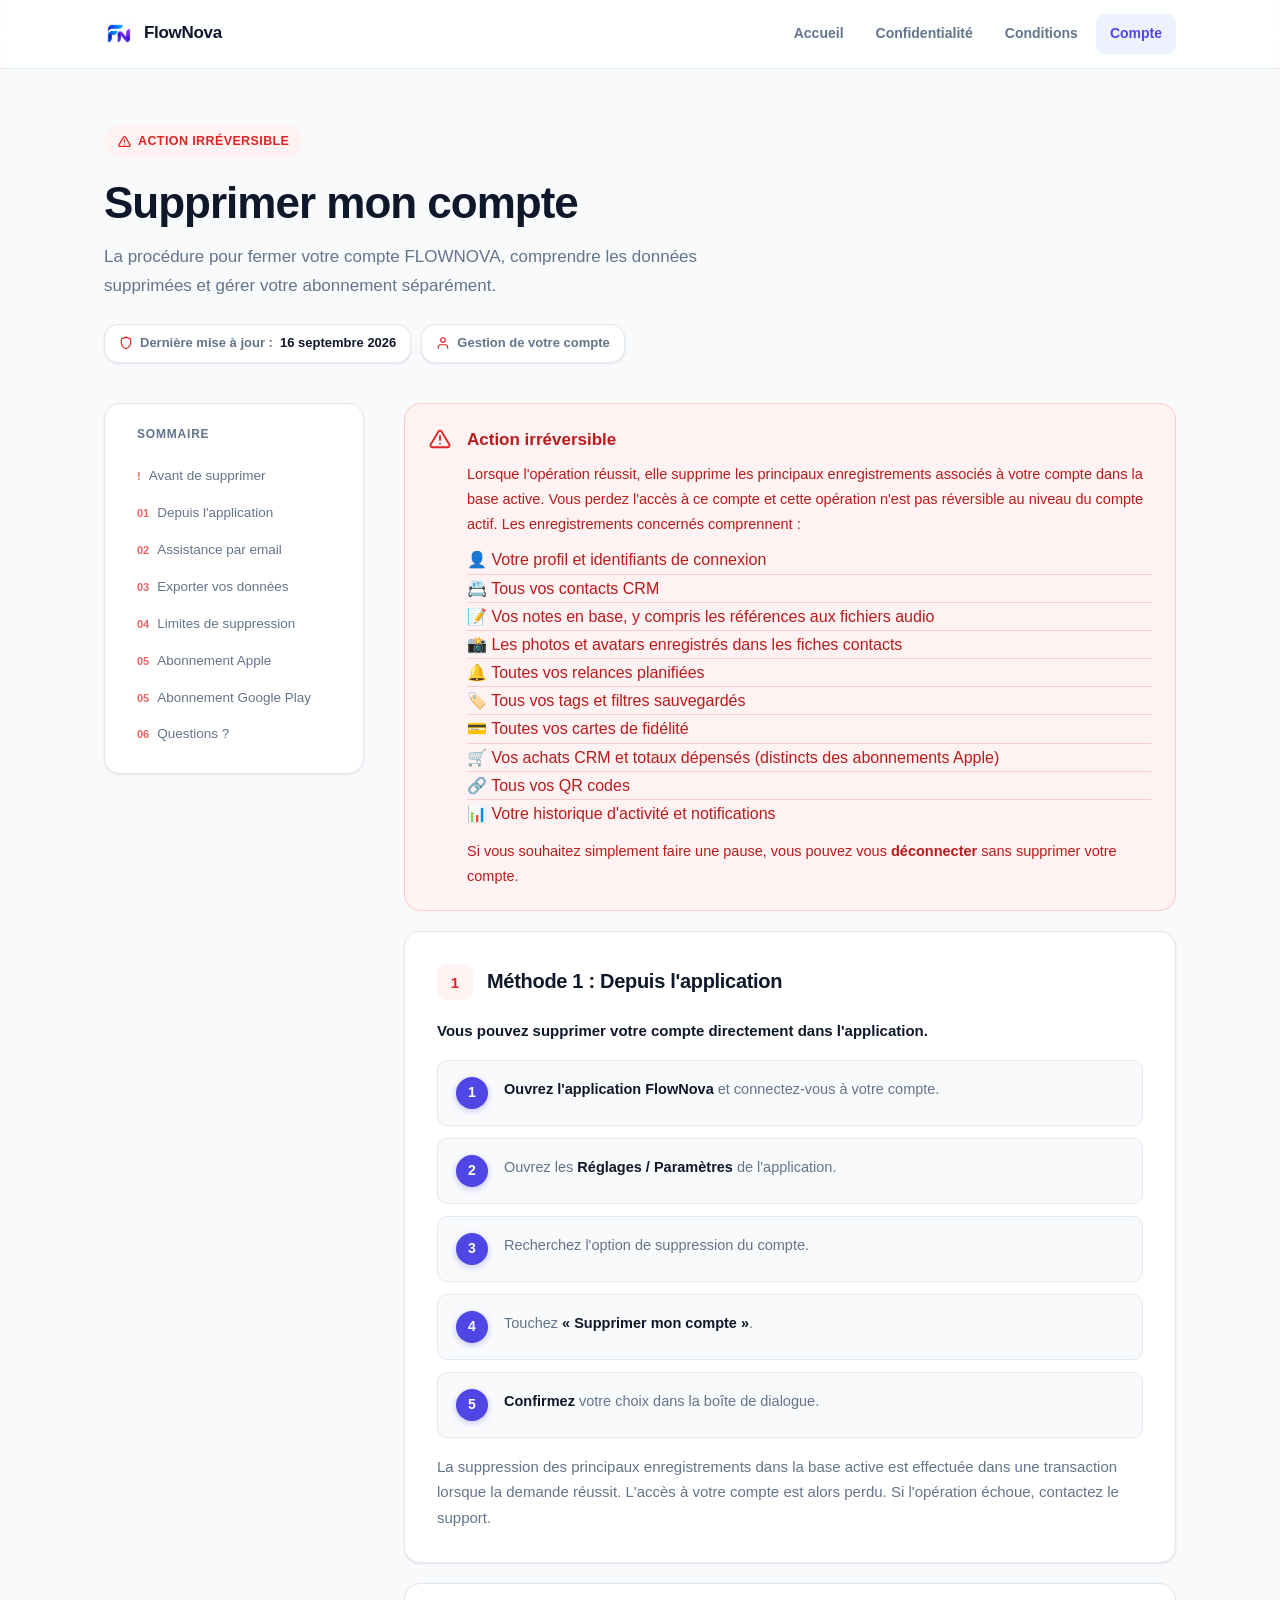
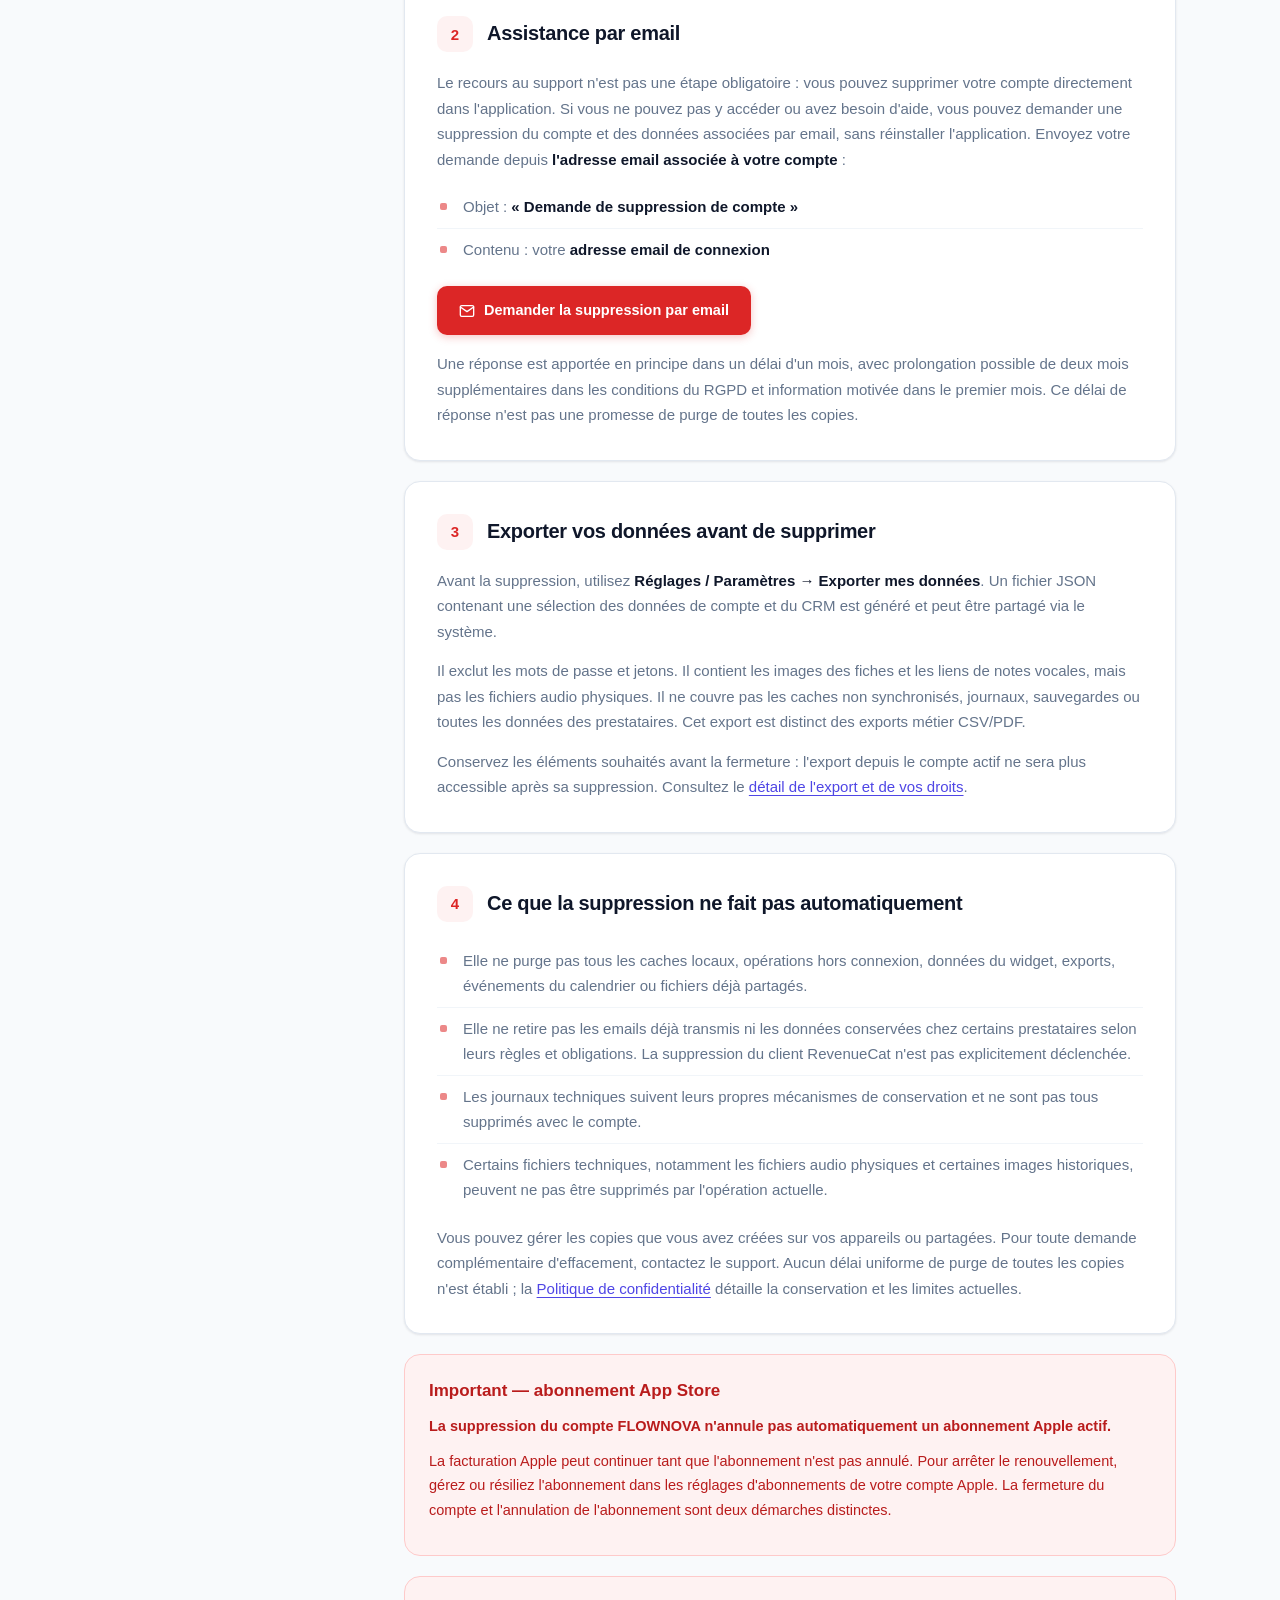
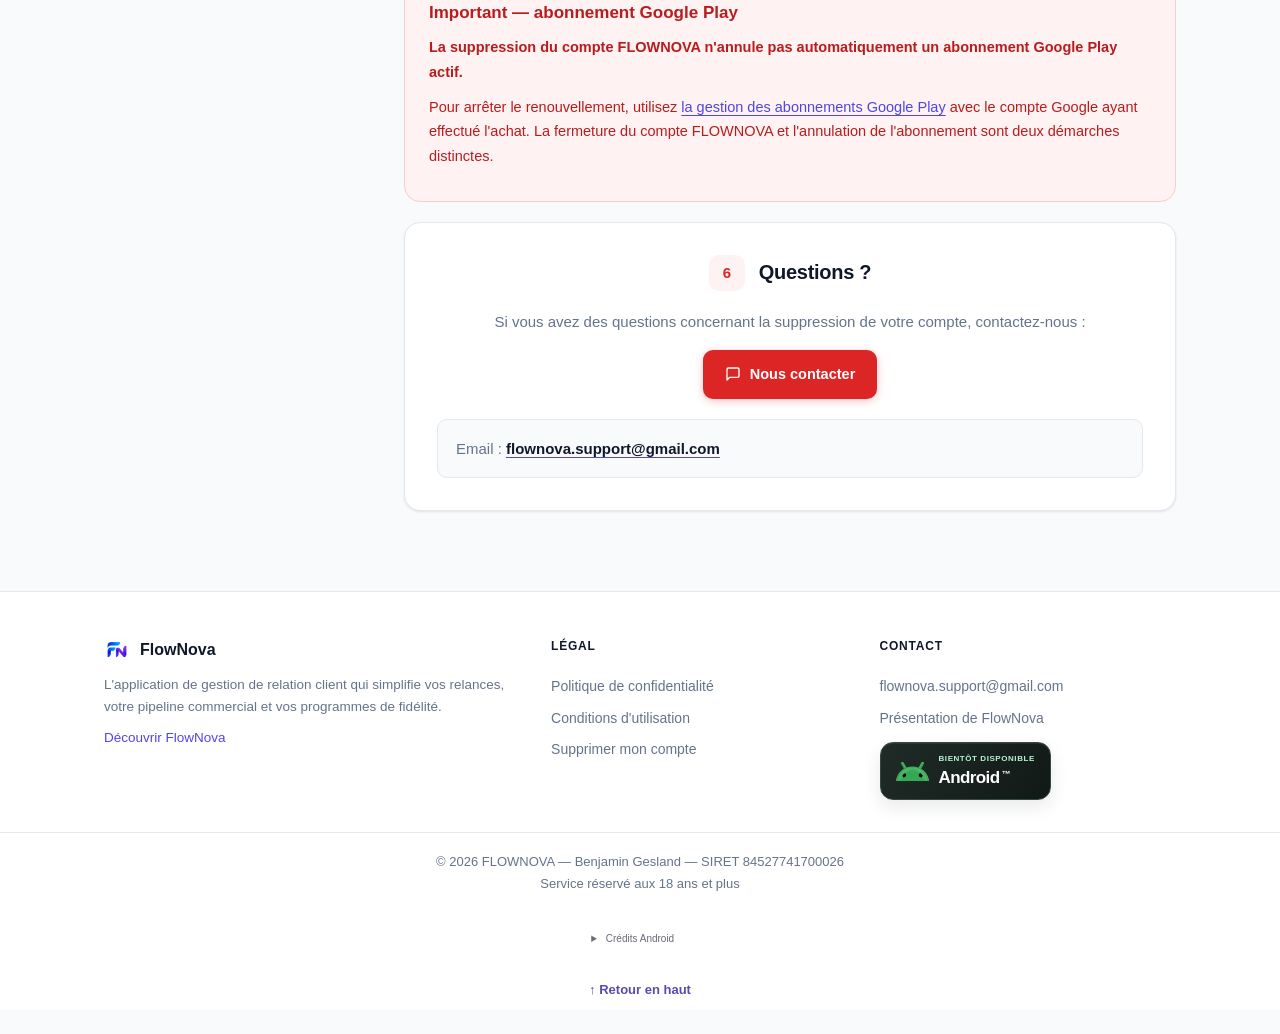
<file: delete-account.html>
<!DOCTYPE html>
<html lang="fr">
<head>
  <meta charset="utf-8">
  <meta name="viewport" content="width=device-width, initial-scale=1.0">
  <title>Supprimer mon compte — FlowNova</title>
  <link rel="icon" type="image/png" sizes="48x48" href="/assets/optimized/favicon-48.png">
  <style>
    :root {
      --bg: #F8FAFC;
      --surface: #FFFFFF;
      --border: #E2E8F0;
      --text: #0F172A;
      --muted: #64748B;
      --primary: #4F46E5;
      --primary-dark: #4338CA;
      --primary-soft: #EEF2FF;
      --danger: #DC2626;
      --danger-dark: #B91C1C;
      --danger-soft: #FEF2F2;
      --success: #059669;
      --success-soft: #ECFDF5;
      --radius: 16px;
      --radius-sm: 10px;
      --shadow: 0 1px 3px rgba(15,23,42,.06), 0 1px 2px rgba(15,23,42,.04);
      --shadow-lg: 0 20px 40px -12px rgba(15,23,42,.12);
    }
    * { margin: 0; padding: 0; box-sizing: border-box; }
    html { scroll-behavior: smooth; scroll-padding-top: 96px; }
    body {
      font-family: -apple-system, BlinkMacSystemFont, 'Segoe UI', Helvetica, Arial, sans-serif;
      background: var(--bg);
      color: var(--text);
      line-height: 1.7;
      -webkit-font-smoothing: antialiased;
    }
    a { color: var(--primary); text-decoration: none; }
    a:hover { text-decoration: underline; }

    /* ===== Header ===== */
    .site-header {
      position: sticky;
      top: 0;
      z-index: 50;
      background: rgba(255,255,255,.85);
      backdrop-filter: saturate(180%) blur(16px);
      -webkit-backdrop-filter: saturate(180%) blur(16px);
      border-bottom: 1px solid var(--border);
    }
    .nav {
      max-width: 1120px;
      margin: 0 auto;
      padding: 14px 24px;
      display: flex;
      align-items: center;
      justify-content: space-between;
      gap: 24px;
    }
    .brand {
      display: flex;
      align-items: center;
      gap: 10px;
      font-weight: 800;
      font-size: 17px;
      letter-spacing: -0.3px;
      color: var(--text);
    }
    .brand:hover { text-decoration: none; }
    .brand img { width: 30px; height: 30px; border-radius: 8px; }
    .nav-links { display: flex; align-items: center; gap: 4px; }
    .nav-links a {
      color: var(--muted);
      font-size: 14px;
      font-weight: 600;
      padding: 8px 14px;
      border-radius: 8px;
      transition: background .15s, color .15s;
    }
    .nav-links a:hover { background: var(--primary-soft); color: var(--primary); text-decoration: none; }
    .nav-links a.active { color: var(--primary); background: var(--primary-soft); }

    /* ===== Hero ===== */
    .hero {
      max-width: 1120px;
      margin: 0 auto;
      padding: 56px 24px 40px;
    }
    .badge {
      display: inline-flex;
      align-items: center;
      gap: 7px;
      background: var(--danger-soft);
      color: var(--danger);
      font-size: 12.5px;
      font-weight: 700;
      letter-spacing: .4px;
      text-transform: uppercase;
      padding: 6px 14px;
      border-radius: 999px;
      margin-bottom: 20px;
    }
    .badge svg { width: 13px; height: 13px; }
    .hero h1 {
      font-size: clamp(30px, 4.5vw, 44px);
      font-weight: 800;
      letter-spacing: -1px;
      line-height: 1.15;
      margin-bottom: 14px;
    }
    .hero p.lead {
      color: var(--muted);
      font-size: 17px;
      max-width: 640px;
      margin-bottom: 24px;
    }
    .meta {
      display: flex;
      flex-wrap: wrap;
      gap: 10px;
    }
    .meta-item {
      display: inline-flex;
      align-items: center;
      gap: 7px;
      background: var(--surface);
      border: 1px solid var(--border);
      border-radius: 999px;
      padding: 7px 14px;
      font-size: 13px;
      font-weight: 600;
      color: var(--muted);
      box-shadow: var(--shadow);
    }
    .meta-item svg { width: 14px; height: 14px; color: var(--danger); }
    .meta-item strong { color: var(--text); font-weight: 700; }

    /* ===== Layout ===== */
    .layout {
      max-width: 1120px;
      margin: 0 auto;
      padding: 0 24px 80px;
      display: grid;
      grid-template-columns: 260px minmax(0, 1fr);
      gap: 40px;
      align-items: start;
    }
    .sidebar {
      position: sticky;
      top: 96px;
      background: var(--surface);
      border: 1px solid var(--border);
      border-radius: var(--radius);
      box-shadow: var(--shadow);
      padding: 20px;
      max-height: calc(100vh - 120px);
      overflow: auto;
    }
    .sidebar-title {
      font-size: 12px;
      font-weight: 700;
      text-transform: uppercase;
      letter-spacing: .8px;
      color: var(--muted);
      margin-bottom: 14px;
      padding: 0 12px;
    }
    .sidebar a {
      display: flex;
      align-items: baseline;
      gap: 8px;
      color: var(--muted);
      font-size: 13.5px;
      font-weight: 500;
      padding: 7px 12px;
      border-radius: 8px;
      transition: background .15s, color .15s;
    }
    .sidebar a:hover { background: var(--danger-soft); color: var(--danger); text-decoration: none; }
    .sidebar a .num { font-size: 11px; font-weight: 700; color: var(--danger); opacity: .7; }

    /* ===== Cards & sections ===== */
    .content { min-width: 0; }
    .card {
      background: var(--surface);
      border: 1px solid var(--border);
      border-radius: var(--radius);
      box-shadow: var(--shadow);
      padding: 32px;
      margin-bottom: 20px;
      scroll-margin-top: 96px;
    }
    .card:last-child { margin-bottom: 0; }
    .section-head {
      display: flex;
      align-items: center;
      gap: 14px;
      margin-bottom: 18px;
    }
    .section-num {
      flex-shrink: 0;
      width: 36px;
      height: 36px;
      border-radius: 10px;
      background: var(--danger-soft);
      color: var(--danger);
      display: flex;
      align-items: center;
      justify-content: center;
      font-size: 15px;
      font-weight: 800;
    }
    .section-head h2 { font-size: 20px; font-weight: 800; letter-spacing: -0.3px; color: var(--text); }
    .card p { color: var(--muted); margin-bottom: 14px; font-size: 15px; }
    .card p:last-child { margin-bottom: 0; }
    .card strong { color: var(--text); font-weight: 700; }
    .card ul { list-style: none; margin: 0 0 14px; }
    .card li {
      position: relative;
      padding: 8px 0 8px 26px;
      color: var(--muted);
      font-size: 15px;
      border-bottom: 1px solid #F1F5F9;
    }
    .card li:last-child { border-bottom: none; }
    .card li::before {
      content: "";
      position: absolute;
      left: 3px;
      top: 17px;
      width: 7px;
      height: 7px;
      border-radius: 2px;
      background: var(--danger);
      opacity: .55;
    }
    .card li strong { color: var(--text); }

    /* ===== Warning alert ===== */
    .callout {
      display: flex;
      gap: 16px;
      align-items: flex-start;
      background: var(--danger-soft);
      border: 1px solid #FECACA;
      border-radius: var(--radius);
      padding: 22px 24px;
      margin-bottom: 20px;
    }
    .callout svg { width: 22px; height: 22px; color: var(--danger); flex-shrink: 0; margin-top: 2px; }
    .callout h2 { font-size: 17px; font-weight: 800; color: var(--danger-dark); margin-bottom: 8px; }
    .callout p, .callout li { color: var(--danger-dark); }
    .callout p { margin-bottom: 10px; font-size: 14.5px; }
    .callout ul { list-style: none; margin: 0; }
    .callout li {
      color: var(--danger-dark);
      border-bottom: 1px solid #FECACA;
    }
    .callout li:last-child { border-bottom: none; }

    /* ===== Steps ===== */
    .steps { display: grid; gap: 12px; margin-bottom: 16px; }
    .step {
      display: flex;
      gap: 16px;
      align-items: flex-start;
      background: var(--bg);
      border: 1px solid var(--border);
      border-radius: var(--radius-sm);
      padding: 16px 18px;
      transition: border-color .15s, box-shadow .15s;
    }
    .step:hover { border-color: #C7D2FE; box-shadow: var(--shadow); }
    .step-number {
      flex-shrink: 0;
      width: 32px;
      height: 32px;
      border-radius: 50%;
      background: var(--primary);
      color: #fff;
      display: flex;
      align-items: center;
      justify-content: center;
      font-weight: 800;
      font-size: 14px;
      box-shadow: 0 2px 6px rgba(79,70,229,.3);
    }
    .step-content { flex: 1; min-width: 0; }
    .step-content p { margin: 0; color: var(--muted); font-size: 14.5px; }
    .step-content strong { color: var(--text); }

    /* ===== Email button ===== */
    .btn {
      display: inline-flex;
      align-items: center;
      gap: 9px;
      background: var(--danger);
      color: #fff;
      padding: 12px 22px;
      border-radius: var(--radius-sm);
      font-weight: 700;
      font-size: 14.5px;
      transition: background .15s, transform .1s;
      box-shadow: 0 2px 8px rgba(220,38,38,.28);
    }
    .btn:hover { background: var(--danger-dark); text-decoration: none; transform: translateY(-1px); }
    .btn svg { width: 16px; height: 16px; }
    .contact-box {
      background: var(--bg);
      border: 1px solid var(--border);
      border-radius: var(--radius-sm);
      padding: 16px 18px;
      margin-top: 4px;
    }
    .contact-box p { margin: 0; }

    /* ===== Footer ===== */
    .site-footer {
      border-top: 1px solid var(--border);
      background: var(--surface);
    }
    .footer-inner {
      max-width: 1120px;
      margin: 0 auto;
      padding: 44px 24px 32px;
      display: grid;
      grid-template-columns: 1.4fr 1fr 1fr;
      gap: 32px;
    }
    .footer-brand { display: flex; align-items: center; gap: 10px; font-weight: 800; font-size: 16px; margin-bottom: 10px; }
    .footer-brand img { width: 26px; height: 26px; border-radius: 7px; }
    .footer-inner p { color: var(--muted); font-size: 13.5px; margin-bottom: 8px; }
    .footer-col h4 {
      font-size: 12px;
      font-weight: 700;
      text-transform: uppercase;
      letter-spacing: .8px;
      color: var(--text);
      margin-bottom: 14px;
    }
    .footer-col a {
      display: block;
      color: var(--muted);
      font-size: 14px;
      padding: 4px 0;
    }
    .footer-col a:hover { color: var(--primary); }
    .footer-bottom {
      border-top: 1px solid var(--border);
      text-align: center;
      padding: 18px 24px;
      color: var(--muted);
      font-size: 13px;
    }

    /* ===== Responsive ===== */
    @media (max-width: 880px) {
      .layout { grid-template-columns: 1fr; gap: 24px; }
      .sidebar {
        position: static;
        max-height: none;
        display: none;
      }
      .hero { padding: 40px 24px 28px; }
      .footer-inner { grid-template-columns: 1fr 1fr; }
    }
    @media (max-width: 560px) {
      .nav-links a { padding: 8px 10px; font-size: 13px; }
      .card { padding: 24px; }
      .footer-inner { grid-template-columns: 1fr; gap: 24px; }
      .step { flex-direction: column; }
      .callout { flex-direction: column; gap: 10px; }
    }
  </style>
  <link rel="stylesheet" href="assets/android-badges.css">
  <meta name="description" content="Retrouvez les étapes pour supprimer votre compte FlowNova, exporter vos données et gérer séparément votre abonnement App Store ou Google Play.">
  <meta property="og:type" content="website">
  <meta property="og:locale" content="fr_FR">
  <meta property="og:site_name" content="FlowNova">
  <meta property="og:title" content="Supprimer mon compte — FlowNova">
  <meta property="og:description" content="Retrouvez les étapes pour supprimer votre compte FlowNova, exporter vos données et gérer séparément votre abonnement App Store ou Google Play.">
  <link rel="stylesheet" href="assets/site.css">
  <noscript><style>@media(max-width:600px){.nav-links,.legal-page .nav-links{display:flex;position:static;flex-wrap:wrap;flex-direction:row;flex-basis:100%;border:0;box-shadow:none;padding:8px 0}.menu-toggle,.legal-page .doc-menu-toggle{display:none}.site-header{height:auto;min-height:77px}}</style></noscript>
  <link rel="canonical" href="https://flownova-crm.fr/delete-account.html">
  <meta property="og:url" content="https://flownova-crm.fr/delete-account.html">
  <meta property="og:image" content="https://flownova-crm.fr/assets/optimized/flownova-social.jpg">
  <meta property="og:image:type" content="image/jpeg">
  <meta property="og:image:width" content="1200">
  <meta property="og:image:height" content="630">
  <meta property="og:image:alt" content="Aperçu de FlowNova sur iPhone et iPad : tableau de bord et pipeline commercial">
  <meta name="twitter:card" content="summary_large_image">
  <meta name="twitter:title" content="Supprimer mon compte — FlowNova">
  <meta name="twitter:description" content="Retrouvez les étapes pour supprimer votre compte FlowNova, exporter vos données et gérer séparément votre abonnement App Store ou Google Play.">
  <meta name="twitter:image" content="https://flownova-crm.fr/assets/optimized/flownova-social.jpg">
  <meta name="twitter:image:alt" content="Aperçu de FlowNova sur iPhone et iPad : tableau de bord et pipeline commercial">
</head>
<body class="legal-page" id="haut">
  <a class="skip-link" href="#contenu">Aller au contenu</a>
  <header class="site-header">
    <nav class="nav" aria-label="Navigation principale">
      <a class="brand" href="/">
        <img src="/assets/optimized/logo-84.png" srcset="/assets/optimized/logo-84.png 2x, /assets/optimized/logo-126.png 3x" width="30" height="30" alt="">
        FlowNova
      </a>
      <button class="doc-menu-toggle" type="button" aria-controls="document-navigation" aria-expanded="false" aria-label="Ouvrir le menu">Menu ☰</button>
      <div class="nav-links" id="document-navigation">
        <a href="/">Accueil</a>
        <a href="index.html">Confidentialité</a>
        <a href="terms.html">Conditions</a>
        <a href="delete-account.html" class="active" aria-current="page">Compte</a>
      </div>
    </nav>
  </header>

  <section class="hero">
    <span class="badge">
      <svg viewBox="0 0 24 24" fill="none" stroke="currentColor" stroke-width="2.4" stroke-linecap="round" stroke-linejoin="round"><path d="M12 9v4M12 17h.01M10.29 3.86L1.82 18a2 2 0 0 0 1.71 3h16.94a2 2 0 0 0 1.71-3L13.71 3.86a2 2 0 0 0-3.42 0z"/></svg>
      Action irréversible
    </span>
    <h1>Supprimer mon compte</h1>
    <p class="lead">La procédure pour fermer votre compte FLOWNOVA, comprendre les données supprimées et gérer votre abonnement séparément.</p>
    <div class="meta">
      <span class="meta-item">
        <svg viewBox="0 0 24 24" fill="none" stroke="currentColor" stroke-width="2" stroke-linecap="round" stroke-linejoin="round"><path d="M12 22s8-4 8-10V5l-8-3-8 3v7c0 6 8 10 8 10z"/></svg>
        Dernière mise à jour : <strong>16 septembre 2026</strong>
      </span>
      <span class="meta-item">
        <svg viewBox="0 0 24 24" fill="none" stroke="currentColor" stroke-width="2" stroke-linecap="round" stroke-linejoin="round"><path d="M20 21v-2a4 4 0 0 0-4-4H8a4 4 0 0 0-4 4v2"/><circle cx="12" cy="7" r="4"/></svg>
        Gestion de votre compte
      </span>
    </div>
  </section>

  <div class="layout">
    <details class="mobile-toc"><summary>Dans cette page</summary><nav aria-label="Sommaire">

      <a href="#important"><span class="num">!</span> Avant de supprimer</a>
      <a href="#app"><span class="num">01</span> Depuis l'application</a>
      <a href="#email"><span class="num">02</span> Assistance par email</a>
      <a href="#export"><span class="num">03</span> Exporter vos données</a>
      <a href="#limites"><span class="num">04</span> Limites de suppression</a>
      <a href="#apple"><span class="num">05</span> Abonnement Apple</a>
      <a href="#google-play"><span class="num">05</span> Abonnement Google Play</a>
      <a href="#contact"><span class="num">06</span> Questions ?</a>
    </nav></details>
    <aside class="sidebar" aria-label="Sommaire">
      <p class="sidebar-title">Sommaire</p>
      <a href="#important"><span class="num">!</span> Avant de supprimer</a>
      <a href="#app"><span class="num">01</span> Depuis l'application</a>
      <a href="#email"><span class="num">02</span> Assistance par email</a>
      <a href="#export"><span class="num">03</span> Exporter vos données</a>
      <a href="#limites"><span class="num">04</span> Limites de suppression</a>
      <a href="#apple"><span class="num">05</span> Abonnement Apple</a>
      <a href="#google-play"><span class="num">05</span> Abonnement Google Play</a>
      <a href="#contact"><span class="num">06</span> Questions ?</a>
    </aside>

    <main class="content" id="contenu" tabindex="-1">
      <div class="callout" id="important">
        <svg viewBox="0 0 24 24" fill="none" stroke="currentColor" stroke-width="2" stroke-linecap="round" stroke-linejoin="round"><path d="M10.29 3.86L1.82 18a2 2 0 0 0 1.71 3h16.94a2 2 0 0 0 1.71-3L13.71 3.86a2 2 0 0 0-3.42 0z"/><path d="M12 9v4M12 17h.01"/></svg>
        <div>
          <h2>Action irréversible</h2>
          <p>Lorsque l'opération réussit, elle supprime les principaux enregistrements associés à votre compte dans la base active. Vous perdez l'accès à ce compte et cette opération n'est pas réversible au niveau du compte actif. Les enregistrements concernés comprennent :</p>
          <ul>
            <li>👤 Votre profil et identifiants de connexion</li>
            <li>📇 Tous vos contacts CRM</li>
            <li>📝 Vos notes en base, y compris les références aux fichiers audio</li>
            <li>📸 Les photos et avatars enregistrés dans les fiches contacts</li>
            <li>🔔 Toutes vos relances planifiées</li>
            <li>🏷️ Tous vos tags et filtres sauvegardés</li>
            <li>💳 Toutes vos cartes de fidélité</li>
            <li>🛒 Vos achats CRM et totaux dépensés (distincts des abonnements Apple)</li>
            <li>🔗 Tous vos QR codes</li>
            <li>📊 Votre historique d'activité et notifications</li>
          </ul>
          <p style="margin-top: 12px; margin-bottom: 0;">Si vous souhaitez simplement faire une pause, vous pouvez vous <strong>déconnecter</strong> sans supprimer votre compte.</p>
        </div>
      </div>

      <div class="card" id="app">
        <div class="section-head"><div class="section-num">1</div><h2>Méthode 1 : Depuis l'application</h2></div>
        <p style="font-weight: 600; color: var(--text); margin-bottom: 16px;">Vous pouvez supprimer votre compte directement dans l'application.</p>
        <div class="steps">
          <div class="step">
            <div class="step-number">1</div>
            <div class="step-content">
              <p><strong>Ouvrez l'application FlowNova</strong> et connectez-vous à votre compte.</p>
            </div>
          </div>
          <div class="step">
            <div class="step-number">2</div>
            <div class="step-content">
              <p>Ouvrez les <strong>Réglages / Paramètres</strong> de l'application.</p>
            </div>
          </div>
          <div class="step">
            <div class="step-number">3</div>
            <div class="step-content">
              <p>Recherchez l'option de suppression du compte.</p>
            </div>
          </div>
          <div class="step">
            <div class="step-number">4</div>
            <div class="step-content">
              <p>Touchez <strong>« Supprimer mon compte »</strong>.</p>
            </div>
          </div>
          <div class="step">
            <div class="step-number">5</div>
            <div class="step-content">
              <p><strong>Confirmez</strong> votre choix dans la boîte de dialogue.</p>
            </div>
          </div>
        </div>
        <p>La suppression des principaux enregistrements dans la base active est effectuée dans une transaction lorsque la demande réussit. L'accès à votre compte est alors perdu. Si l'opération échoue, contactez le support.</p>
      </div>

      <div class="card" id="email">
        <div class="section-head"><div class="section-num">2</div><h2>Assistance par email</h2></div>
        <p>Le recours au support n'est pas une étape obligatoire : vous pouvez supprimer votre compte directement dans l'application. Si vous ne pouvez pas y accéder ou avez besoin d'aide, vous pouvez demander une suppression du compte et des données associées par email, sans réinstaller l'application. Envoyez votre demande depuis <strong>l'adresse email associée à votre compte</strong> :</p>
        <ul>
          <li>Objet : <strong>« Demande de suppression de compte »</strong></li>
          <li>Contenu : votre <strong>adresse email de connexion</strong></li>
        </ul>
        <p style="margin: 16px 0 0;">
          <a class="btn" href="mailto:flownova.support@gmail.com?subject=Demande%20de%20suppression%20de%20compte&body=Bonjour,%0D%0A%0D%0AJe%20souhaite%20supprimer%20mon%20compte%20FlowNova.%0D%0A%0D%0AMon%20adresse%20email%20de%20connexion%20:%20[votre%20email]%0D%0A%0D%0ACordialement">
            <svg viewBox="0 0 24 24" fill="none" stroke="currentColor" stroke-width="2" stroke-linecap="round" stroke-linejoin="round"><path d="M4 4h16c1.1 0 2 .9 2 2v12c0 1.1-.9 2-2 2H4c-1.1 0-2-.9-2-2V6c0-1.1.9-2 2-2z"/><path d="M22 6l-10 7L2 6"/></svg>
            Demander la suppression par email
          </a>
        </p>
        <p style="margin-top: 16px;">Une réponse est apportée en principe dans un délai d'un mois, avec prolongation possible de deux mois supplémentaires dans les conditions du RGPD et information motivée dans le premier mois. Ce délai de réponse n'est pas une promesse de purge de toutes les copies.</p>
      </div>

      <div class="card" id="export">
        <div class="section-head"><div class="section-num">3</div><h2>Exporter vos données avant de supprimer</h2></div>
        <p>Avant la suppression, utilisez <strong>Réglages / Paramètres → Exporter mes données</strong>. Un fichier JSON contenant une sélection des données de compte et du CRM est généré et peut être partagé via le système.</p>
        <p>Il exclut les mots de passe et jetons. Il contient les images des fiches et les liens de notes vocales, mais pas les fichiers audio physiques. Il ne couvre pas les caches non synchronisés, journaux, sauvegardes ou toutes les données des prestataires. Cet export est distinct des exports métier CSV/PDF.</p>
        <p>Conservez les éléments souhaités avant la fermeture : l'export depuis le compte actif ne sera plus accessible après sa suppression. Consultez le <a href="index.html#s8">détail de l'export et de vos droits</a>.</p>
      </div>

      <div class="card" id="limites">
        <div class="section-head"><div class="section-num">4</div><h2>Ce que la suppression ne fait pas automatiquement</h2></div>
        <ul>
          <li>Elle ne purge pas tous les caches locaux, opérations hors connexion, données du widget, exports, événements du calendrier ou fichiers déjà partagés.</li>
          <li>Elle ne retire pas les emails déjà transmis ni les données conservées chez certains prestataires selon leurs règles et obligations. La suppression du client RevenueCat n'est pas explicitement déclenchée.</li>
          <li>Les journaux techniques suivent leurs propres mécanismes de conservation et ne sont pas tous supprimés avec le compte.</li>
          <li>Certains fichiers techniques, notamment les fichiers audio physiques et certaines images historiques, peuvent ne pas être supprimés par l'opération actuelle.</li>
        </ul>
        <p>Vous pouvez gérer les copies que vous avez créées sur vos appareils ou partagées. Pour toute demande complémentaire d'effacement, contactez le support. Aucun délai uniforme de purge de toutes les copies n'est établi ; la <a href="index.html#s7">Politique de confidentialité</a> détaille la conservation et les limites actuelles.</p>
      </div>

      <div class="callout" id="apple">
        <div>
          <h2>Important — abonnement App Store</h2>
          <p><strong>La suppression du compte FLOWNOVA n'annule pas automatiquement un abonnement Apple actif.</strong></p>
          <p>La facturation Apple peut continuer tant que l'abonnement n'est pas annulé. Pour arrêter le renouvellement, gérez ou résiliez l'abonnement dans les réglages d'abonnements de votre compte Apple. La fermeture du compte et l'annulation de l'abonnement sont deux démarches distinctes.</p>
        </div>
      </div>

      <div class="callout" id="google-play">
        <div>
          <h2>Important — abonnement Google Play</h2>
          <p><strong>La suppression du compte FLOWNOVA n'annule pas automatiquement un abonnement Google Play actif.</strong></p>
          <p>Pour arrêter le renouvellement, utilisez <a href="https://play.google.com/store/account/subscriptions">la gestion des abonnements Google Play</a> avec le compte Google ayant effectué l'achat. La fermeture du compte FLOWNOVA et l'annulation de l'abonnement sont deux démarches distinctes.</p>
        </div>
      </div>

      <div class="card" id="contact" style="text-align: center;">
        <div class="section-head" style="justify-content: center; text-align: left;"><div class="section-num">6</div><h2>Questions ?</h2></div>
        <p>Si vous avez des questions concernant la suppression de votre compte, contactez-nous :</p>
        <p style="margin: 16px 0 0;">
          <a class="btn" href="mailto:flownova.support@gmail.com">
            <svg viewBox="0 0 24 24" fill="none" stroke="currentColor" stroke-width="2" stroke-linecap="round" stroke-linejoin="round"><path d="M21 15a2 2 0 0 1-2 2H7l-4 4V5a2 2 0 0 1 2-2h14a2 2 0 0 1 2 2z"/></svg>
            Nous contacter
          </a>
        </p>
        <div class="contact-box" style="margin-top: 20px; text-align: left;">
          <p>Email : <a href="mailto:flownova.support@gmail.com"><strong>flownova.support@gmail.com</strong></a></p>
        </div>
      </div>
    </main>
  </div>

  <footer class="site-footer">
    <div class="footer-inner">
      <div>
        <div class="footer-brand">
          <img src="/assets/optimized/logo-84.png" srcset="/assets/optimized/logo-84.png 2x, /assets/optimized/logo-126.png 3x" width="30" height="30" alt="">
          FlowNova
        </div>
        <p>L'application de gestion de relation client qui simplifie vos relances, votre pipeline commercial et vos programmes de fidélité.</p>
        <p><a href="/">Découvrir FlowNova</a></p>
      </div>
      <div class="footer-col">
        <h4>Légal</h4>
        <a href="index.html">Politique de confidentialité</a>
        <a href="terms.html">Conditions d'utilisation</a>
        <a href="delete-account.html">Supprimer mon compte</a>
      </div>
      <div class="footer-col">
        <h4>Contact</h4>
        <a href="mailto:flownova.support@gmail.com">flownova.support@gmail.com</a>
        <a href="/">Présentation de FlowNova</a>
        <a class="android-badge android-badge--compact" href="/#android" aria-label="Android : bientôt disponible, découvrir les informations">
<img src="assets/android-head.svg" width="49" height="49" alt="">
<span class="android-badge-copy"><span class="android-badge-label">Bientôt disponible</span><span class="android-badge-name">Android<sup>™</sup></span></span>
</a>
      </div>
    </div>
    <div class="footer-bottom">© 2026 FLOWNOVA — Benjamin Gesland — SIRET 84527741700026<br>Service réservé aux 18 ans et plus</div>
  <details class="android-attribution">
<summary>Crédits Android</summary>
<p>Android is a trademark of Google LLC. The Android robot is reproduced or modified from work created and shared by Google and used according to terms described in the <a href="https://creativecommons.org/licenses/by/3.0/">Creative Commons 3.0 Attribution License</a>.</p>
</details>
<a class="back-top" href="#haut">↑ Retour en haut</a>
</footer>
<script src="assets/site.js" defer></script>
</body>
</html>
</file>
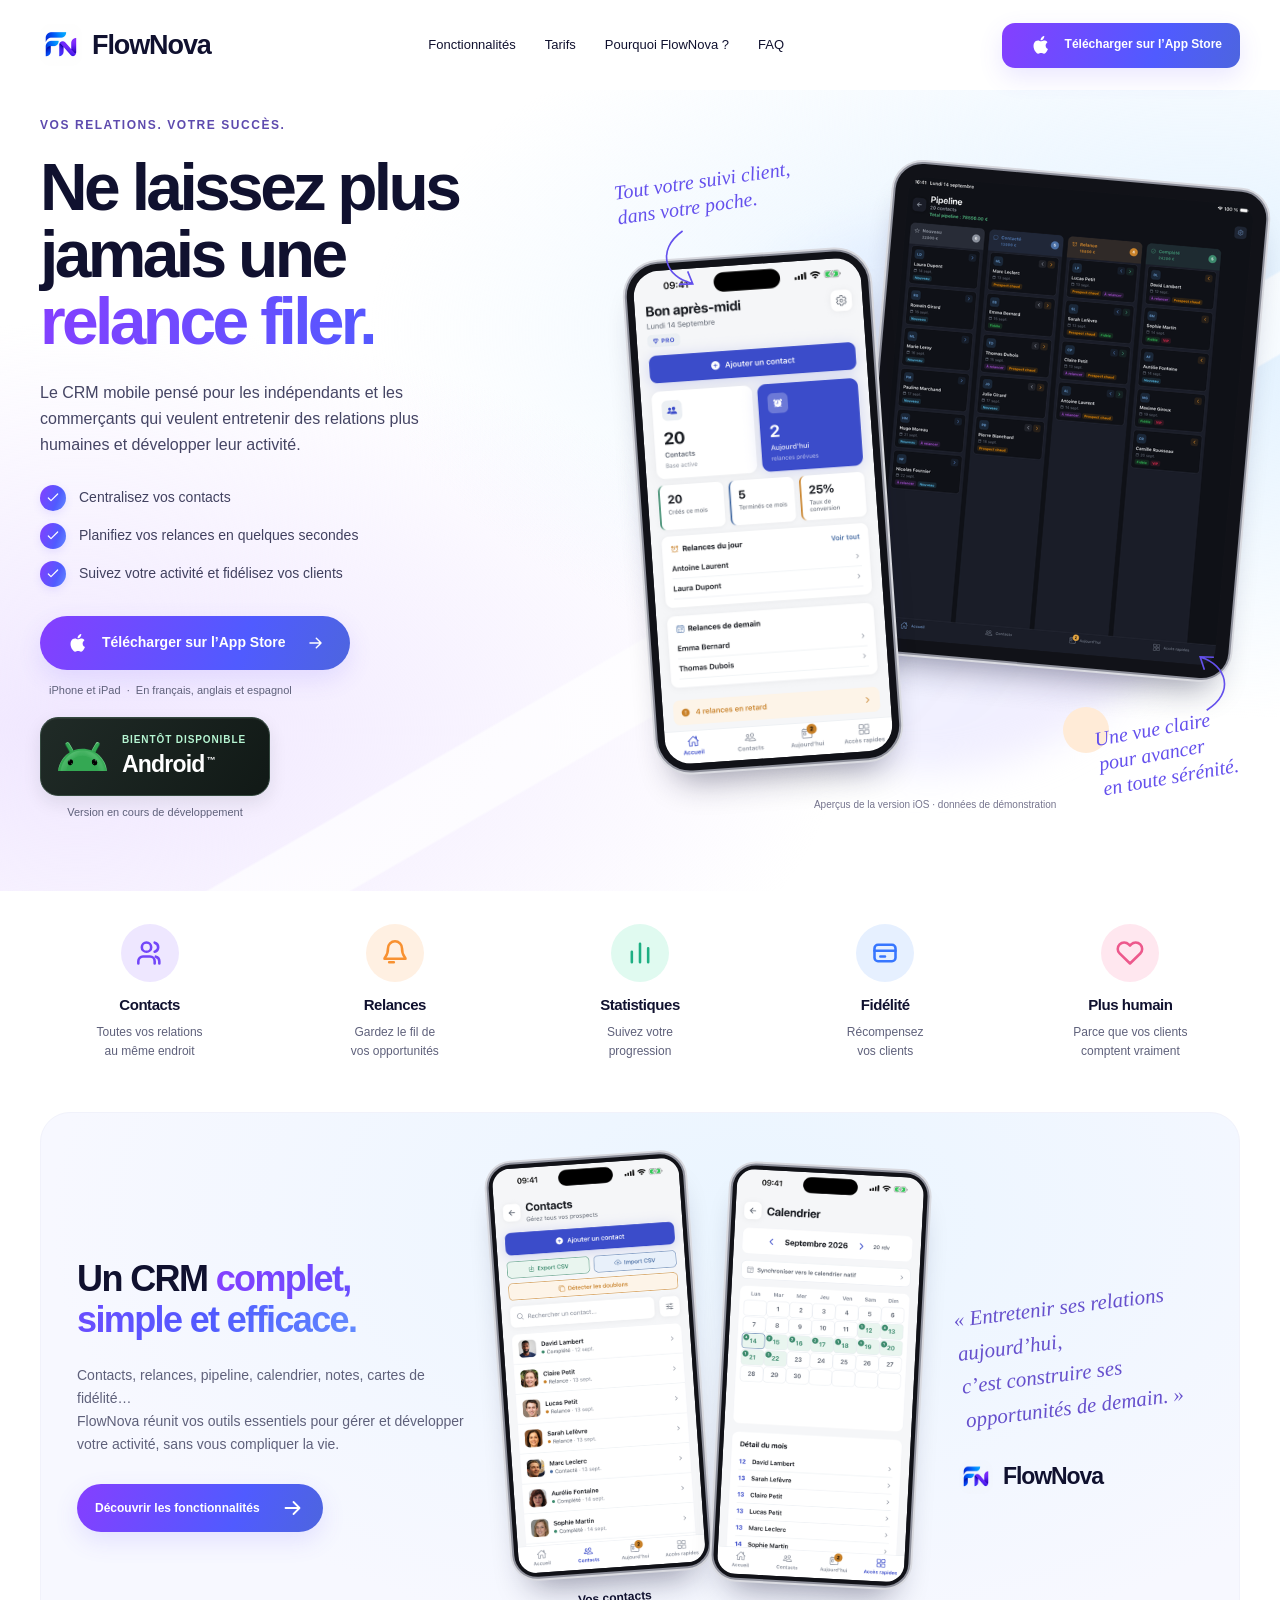
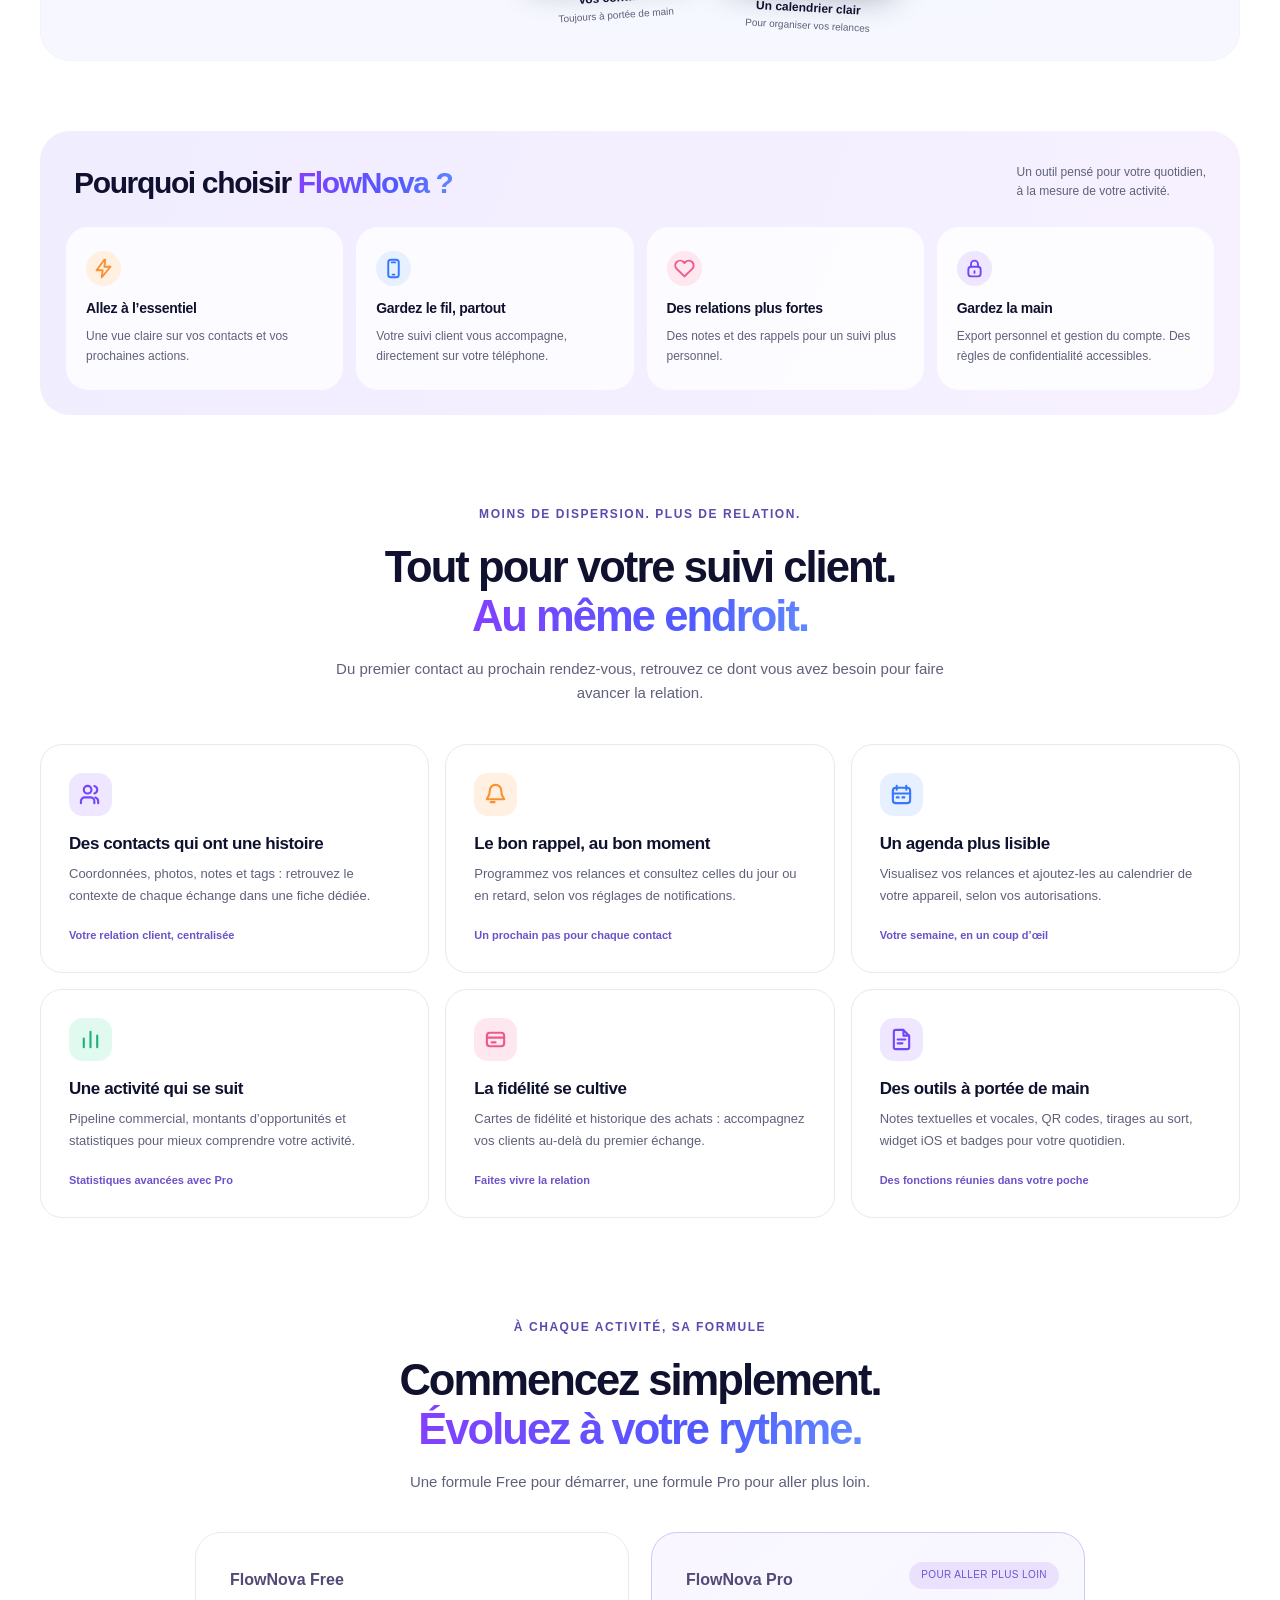
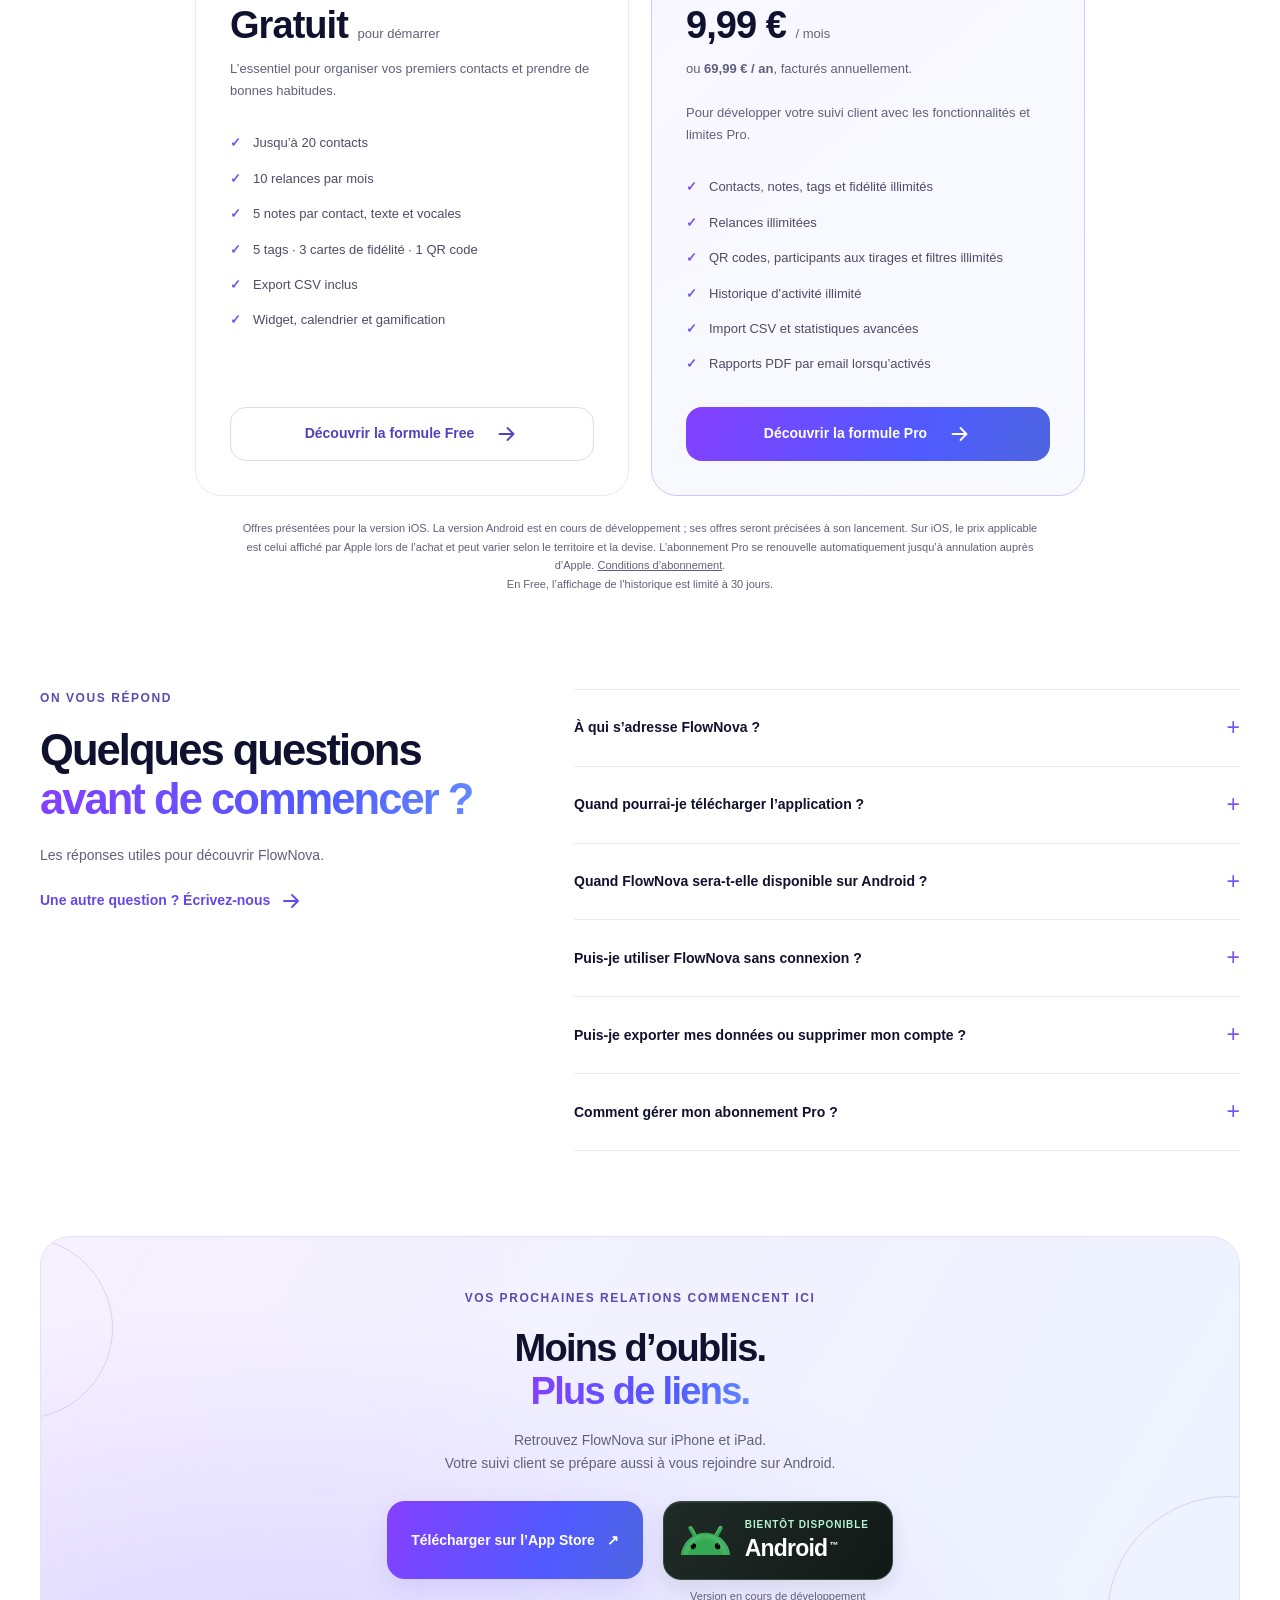
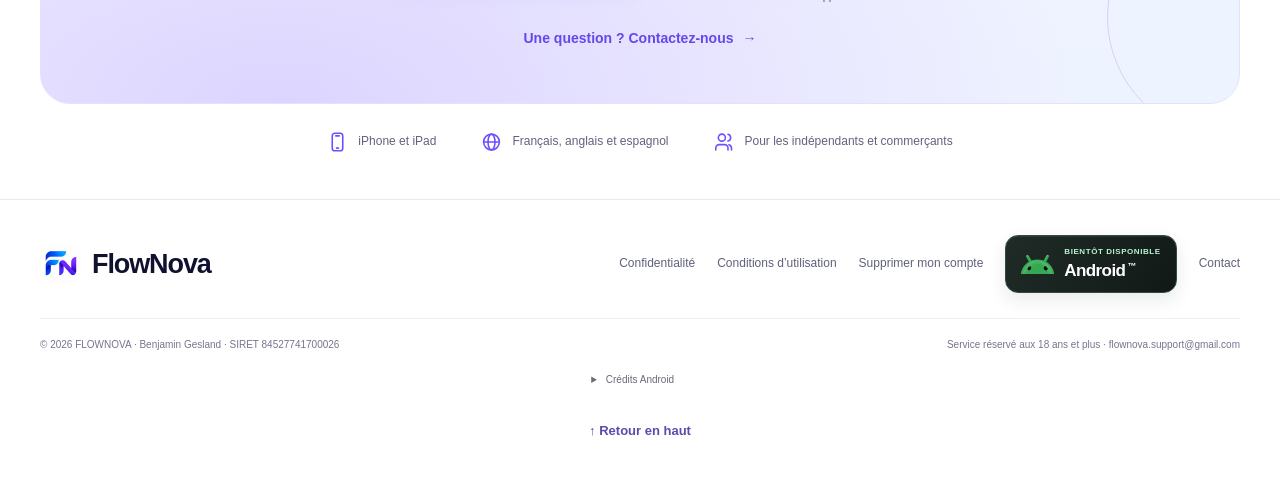
<file: home.html>
<!DOCTYPE html>
<html lang="fr">
<head>
  <meta charset="utf-8">
  <meta name="viewport" content="width=device-width, initial-scale=1">
  <title>FlowNova — CRM mobile pour indépendants</title>
  <meta name="theme-color" content="#6950ff">
  <link rel="icon" type="image/png" sizes="48x48" href="/assets/optimized/favicon-48.png">
  <style>
:root{--ink:#10112f;--muted:#5f617b;--violet:#7443ff;--blue:#4d65ff;--line:#e9e8f4;--gradient:linear-gradient(110deg,#853fff,#505bff 65%,#638bff);--max:1200px}

*{box-sizing:border-box}
html{scroll-behavior:smooth;scroll-padding-top:100px}
body{margin:0;color:var(--ink);background:#fff;font-family:Inter,-apple-system,BlinkMacSystemFont,"Segoe UI",Arial,sans-serif;font-size:16px;line-height:1.65;-webkit-font-smoothing:antialiased}
a{color:inherit;text-decoration:none}
button,summary{font:inherit}
button,a,summary{-webkit-tap-highlight-color:transparent}
a:focus-visible,button:focus-visible,summary:focus-visible{outline:3px solid #824aff;outline-offset:5px}
img{display:block;max-width:100%;height:auto}
button{cursor:pointer}
.icon{width:24px;height:24px;flex-shrink:0}
h1,h2,h3,p{margin:0}
h1,h2,h3{line-height:1.12;letter-spacing:-.045em}
h2{font-size:clamp(32px,3.4vw,46px)}
h3{font-size:20px;letter-spacing:-.025em}
p{color:var(--muted)}
.wrap{width:min(var(--max),calc(100% - 72px));margin-inline:auto}
.gradient{color:#684bff;background:var(--gradient);background-clip:text;-webkit-background-clip:text;-webkit-text-fill-color:transparent}
.eyebrow{display:block;color:#5d4aae;font-size:12px;letter-spacing:.13em;text-transform:uppercase;font-weight:700;margin-bottom:18px}
.btn{display:inline-flex;align-items:center;justify-content:center;gap:12px;min-height:54px;padding:14px 24px;border-radius:16px;background:linear-gradient(110deg,#853fff,#505bff 65%,#4d65df);color:white;font-weight:600;font-size:14px;box-shadow:0 9px 25px #6853ff23;transition:transform .2s,box-shadow .2s}
.btn:hover{transform:translateY(-3px);box-shadow:0 13px 30px #6853ff36}
.btn .icon:last-child{width:19px;margin-left:8px}
.btn .icon:first-child{width:25px}
.btn-outline{background:white;color:#5241be;border:1px solid #dfdaf7;box-shadow:none}
.text-link{display:inline-flex;align-items:center;gap:9px;color:#6547ed;font-weight:600;font-size:14px}
.text-link:hover{text-decoration:underline}
.skip{position:absolute;left:20px;top:-100px;z-index:100;background:white;padding:12px}
.skip:focus{top:12px}

.site-header{height:90px;position:relative;z-index:20}
.nav{height:100%;display:flex;align-items:center;justify-content:space-between;gap:22px}
.brand{display:inline-flex;align-items:center;gap:10px;font-size:27px;font-weight:800;letter-spacing:-1.1px;white-space:nowrap}
.brand img{width:42px;height:42px;border-radius:10px;mix-blend-mode:multiply}
.nav-links{display:flex;gap:29px;font-size:13px;font-weight:500}
.nav-links a:hover{color:var(--violet)}
.nav .btn{min-height:45px;padding:10px 18px;border-radius:13px;font-size:12px}
.menu-toggle{display:none;background:white;border:1px solid var(--line);border-radius:10px;width:42px;height:42px;font-size:22px}

.hero-shell{position:relative;background:radial-gradient(ellipse at 94% 30%,#e1f1ff 0,transparent 49%),radial-gradient(ellipse at 6% 80%,#f0e7ff 0,transparent 45%),#fff;isolation:isolate}
.hero-shell:after{content:"";position:absolute;inset:20% 0 0;z-index:-1;background:linear-gradient(150deg,transparent 55%,#ffffffb8 55.2%,#ffffffb8 61%,transparent 61.2%)}
.hero{display:grid;grid-template-columns:1fr 1.06fr;gap:15px;align-items:center;padding-top:26px;padding-bottom:36px;min-height:730px}
.hero-copy{position:relative;z-index:3;padding-bottom:35px}
.hero h1{font-size:clamp(48px,5.15vw,70px);font-weight:800;letter-spacing:-.055em;line-height:1.02;margin-bottom:24px}
.hero h1 .gradient{display:block}
.hero .intro{max-width:445px;font-size:16px;color:#454564;line-height:1.65}
.hero-checks{list-style:none;padding:0;margin:26px 0 29px;display:grid;gap:12px;color:#41415f;font-size:14px}
.hero-checks li{display:flex;align-items:center;gap:13px}
.tick{display:grid;place-items:center;width:26px;height:26px;border-radius:50%;background:var(--gradient);color:white;box-shadow:0 3px 9px #6951ff20;flex-shrink:0}
.tick .icon{width:16px;height:16px}
.hero-cta .btn{border-radius:40px;padding-inline:25px}
.hero-cta small{display:block;margin:11px 0 0 9px;color:var(--muted);font-size:11px}
.hero-art{height:655px;position:relative;min-width:0}
.hero-art:before{content:"";position:absolute;width:90%;aspect-ratio:1;border-radius:50%;background:linear-gradient(130deg,#dbeeff88,#e4d8ff77);top:65px;left:25px;filter:blur(18px)}
.device{background:#111218;padding:7px;border-radius:35px;border:2px solid #8e909b;box-shadow:0 0 0 2px #d9dae0,0 24px 34px -18px #16153677;overflow:hidden;position:relative}
.device img{position:relative;z-index:1;width:100%;height:auto;border-radius:26px}
.hero-phone{position:absolute;width:246px;left:10px;top:97px;z-index:2;transform:rotate(-4deg)}
.hero-tablet{position:absolute;width:376px;right:-10px;top:17px;border-radius:29px;padding:13px;transform:rotate(5deg)}
.hero-tablet img{border-radius:17px;aspect-ratio:2048/2732;width:100%;height:auto}
.scribble{font-family:"Segoe Print","Bradley Hand","Comic Sans MS",cursive;font-size:20px;line-height:1.25;font-style:italic;color:#6450ed;position:absolute;z-index:4;transform:rotate(-8deg)}
.scribble.top{top:10px;left:-10px}
.scribble.bottom{bottom:23px;right:5px;transform:rotate(-10deg)}
.drawn-arrow{display:block;width:48px;height:63px;fill:none;stroke:currentColor;stroke-width:1.7;overflow:visible}
.scribble.top .drawn-arrow{margin:8px 0 0 32px;transform:rotate(-6deg)}
.scribble.bottom .drawn-arrow{position:absolute;right:-12px;bottom:70px;transform:rotate(180deg)}
.art-dot{position:absolute;width:46px;height:46px;border-radius:50%;background:#ffebd7;right:131px;bottom:60px}
.visual-note{text-align:center;font-size:10px;color:#76758e;position:absolute;bottom:0;left:20px;right:20px}

.benefits{display:grid;grid-template-columns:repeat(5,1fr);gap:26px;text-align:center;padding:33px 0 52px}
.round-icon{width:58px;height:58px;display:grid;place-items:center;border-radius:50%;margin:0 auto 15px;background:#eee7ff;color:#7346f9}
.round-icon .icon{width:28px;height:28px;stroke-width:2.2}
.orange{background:#fff0e2;color:#f89131}
.green{background:#e0faf0;color:#1eaf83}
.blue{background:#e6f0ff;color:#3776ff}
.pink{background:#ffe7ef;color:#ed598c}
.benefits h2{font-size:15px;letter-spacing:-.03em;margin-bottom:9px}
.benefits p{font-size:12px;line-height:1.55;max-width:150px;margin:auto}

.overview{background:radial-gradient(ellipse at 60% 20%,#eaf5ff,transparent 70%),#f7f8ff;border:1px solid #f1f2fb;border-radius:30px;display:grid;grid-template-columns:1fr 1.1fr .64fr;gap:30px;align-items:center;padding:44px 36px 25px;min-height:475px;overflow:hidden}
.overview h2{font-size:36px;margin-bottom:24px}
.overview-copy p{font-size:14px;margin-bottom:28px}
.overview .btn{font-size:12px;padding:12px 18px;min-height:47px;border-radius:28px}
.mini-devices{display:flex;gap:20px;align-items:flex-start;padding:0 5px}
.mini-devices figure{margin:0;width:50%;min-width:0}
.mini-devices .device{border-radius:25px;padding:4px}
.mini-devices .device img{border-radius:18px}
.mini-devices figure:first-child{transform:rotate(-4deg)}
.mini-devices figure:last-child{transform:rotate(3deg);padding-top:10px}
.mini-devices figcaption{text-align:center;font-size:10px;color:var(--muted);line-height:1.6;padding-top:15px}
.mini-devices figcaption strong{font-size:12px;display:block;color:var(--ink)}
.quote{padding-left:5px}
.quote p{font-family:"Segoe Print","Bradley Hand","Comic Sans MS",cursive;font-size:21px;font-style:italic;line-height:1.6;color:#6650cd;transform:rotate(-7deg);margin-bottom:35px}
.quote .brand{font-size:23px}
.quote .brand img{width:34px;height:34px}

.section{padding-top:90px;padding-bottom:10px}
.section-heading{text-align:center;max-width:660px;margin:0 auto 38px}
.section-heading p{margin-top:16px;font-size:15px}
.features-grid{display:grid;grid-template-columns:repeat(3,1fr);gap:16px}
.feature{padding:28px;border:1px solid var(--line);border-radius:22px;background:#fff;transition:transform .2s,border-color .2s}
.feature:hover{transform:translateY(-4px);border-color:#cabaf9}
.feature .round-icon{margin:0 0 18px;width:43px;height:43px;border-radius:14px}
.feature .round-icon .icon{width:23px;height:23px}
.feature h3{font-size:17px;margin-bottom:10px}
.feature p{font-size:13px}
.feature-tag{display:block;color:#6c52c8;font-size:11px;margin-top:20px;font-weight:600}
.why{margin-top:70px;padding:32px 26px 25px;border-radius:30px;background:linear-gradient(110deg,#f0edff,#f7f1ff)}
.why-head{display:flex;align-items:center;justify-content:space-between;gap:30px;margin:0 8px 25px}
.why h2{font-size:30px}
.why-head p{font-size:12px;max-width:320px}
.why-grid{display:grid;grid-template-columns:repeat(4,1fr);gap:13px}
.why-card{background:#ffffffc9;padding:24px 20px;border-radius:22px}
.why-card .round-icon{width:35px;height:35px;margin:0 0 15px}
.why-card .round-icon .icon{width:21px;height:21px}
.why-card h3{font-size:14px;letter-spacing:-.02em;margin-bottom:10px}
.why-card p{font-size:12px}

.plans{display:grid;grid-template-columns:repeat(2,1fr);gap:22px;max-width:890px;margin:auto}
.plan{padding:34px;border:1px solid var(--line);border-radius:26px;background:#fff;position:relative;display:flex;flex-direction:column}
.plan.pro{border:1px solid #d2c6ff;background:linear-gradient(140deg,#f9f6ff,#f7faff)}
.plan-title{font-size:16px;font-weight:700;color:#544876;margin-bottom:10px}
.plan h3{font-size:38px;margin-bottom:12px}
.plan h3 span{font-size:13px;font-weight:400;letter-spacing:0;color:var(--muted)}
.plan>p{font-size:13px;min-height:44px}
.plan-label{position:absolute;right:25px;top:29px;font-size:10px;letter-spacing:.04em;color:#7052ce;background:#eae1ff;border-radius:20px;padding:5px 12px}
.plan ul{list-style:none;padding:23px 0 5px;margin:0 0 20px;font-size:13px;flex:1}
.plan li{position:relative;padding:7px 0 7px 23px;color:#4e4b66}
.plan li:before{content:"✓";position:absolute;left:0;color:#7852e7;font-weight:700}
.plan .btn{width:100%;box-shadow:none}
.plan-note{max-width:810px;margin:23px auto 0;text-align:center;font-size:11px;line-height:1.7}
.plan-note a{text-decoration:underline}
.faq-layout{display:grid;grid-template-columns:.8fr 1.2fr;gap:90px;padding:85px 0}
.faq-copy p{margin:20px 0;font-size:14px}
.faq-list details{border-bottom:1px solid var(--line);padding:19px 0}
.faq-list details:first-child{border-top:1px solid var(--line)}
summary{cursor:pointer;list-style:none;display:flex;align-items:center;justify-content:space-between;gap:25px;font-size:14px;font-weight:600}
summary::-webkit-details-marker{display:none}
summary:after{content:"+";font-size:23px;color:#7654f3;font-weight:400}
details[open] summary:after{content:"−"}
.faq-list details p{font-size:13px;margin-top:13px;max-width:490px}
.faq-list details a{color:#6945de;text-decoration:underline}

.launch{position:relative;overflow:hidden;text-align:center;border:1px solid #e7dfff;border-radius:30px;padding:52px 25px;background:radial-gradient(ellipse at 20% 100%,#dcd5ff,transparent 60%),linear-gradient(120deg,#f6f0ff,#edf4ff)}
.launch:before,.launch:after{content:"";position:absolute;width:180px;height:180px;border:1px solid #d8cff5;border-radius:50%;left:-110px;top:0}
.launch:after{left:auto;right:-110px;top:auto;bottom:-35px;width:240px;height:240px}
.launch h2{font-size:38px}
.launch p{max-width:560px;margin:17px auto 24px;font-size:14px}
.launch .btn{border-radius:30px}
.launch small{display:block;margin-top:15px;color:#6c6684;font-size:11px}
.trust-row{display:flex;align-items:center;justify-content:center;gap:45px;padding:26px 0 45px;font-size:12px;color:#65617e}
.trust-row span{display:flex;align-items:center;gap:10px}
.trust-row .icon{color:#704eff;width:21px}
.site-footer{border-top:1px solid var(--line);padding:35px 0 20px}
.footer-main{display:flex;align-items:center;justify-content:space-between;gap:25px}
.footer-links{display:flex;flex-wrap:wrap;gap:22px;font-size:12px;color:var(--muted)}
.footer-links a:hover{color:#6f4bf0}
.footer-bottom{display:flex;justify-content:space-between;gap:20px;border-top:1px solid #f0eff7;margin-top:25px;padding-top:18px;font-size:10px;color:#77748d}
.footer-bottom a:hover{text-decoration:underline}

@media(min-width:1500px){.hero{padding-top:45px;padding-bottom:50px}
.hero-art{transform:scale(1.03)}
}

@media(max-width:1100px){.wrap{width:calc(100% - 48px)}
.nav-links{gap:19px}
.hero h1{font-size:55px}
.hero{min-height:660px}
.hero-art{height:590px}
.hero-tablet{width:310px;right:0;top:35px}
.hero-phone{width:220px;top:118px;left:0}
.scribble.top{left:2px;top:5px;font-size:17px}
.scribble.bottom{font-size:18px;right:3px;bottom:5px}
.visual-note{bottom:-22px}
.overview{grid-template-columns:.9fr 1.1fr;padding:35px 28px;gap:35px}
.quote{display:none}
.mini-devices{max-width:410px;margin:auto}
.why h2{font-size:27px}
.why-card{padding:20px 16px}
}

@media(max-width:800px){.nav-links{gap:15px;font-size:11px}
.nav>.btn{display:none}
.brand{font-size:25px}
.hero{grid-template-columns:1fr 1fr;gap:5px;min-height:565px;padding-top:20px}
.hero h1{font-size:43px}
.hero .intro{font-size:14px}
.hero-checks{font-size:12px;gap:10px}
.hero-art{height:510px}
.hero-tablet{width:255px;top:25px}
.hero-phone{width:181px;left:-10px;top:100px}
.scribble.top{display:none}
.scribble.bottom{font-size:17px;bottom:0}
.hero-cta .btn{font-size:12px;padding:12px 17px;min-height:49px}
.hero-cta .btn .icon:last-child{display:none}
.hero-cta small{font-size:10px;margin-left:0}
.benefits{gap:14px;padding-top:35px}
.benefits h2{font-size:13px}
.benefits p{font-size:11px}
.round-icon{width:48px;height:48px}
.overview h2{font-size:30px}
.overview-copy p{font-size:13px}
.overview{gap:22px}
.mini-devices{gap:12px}
.mini-devices .device{border-radius:20px}
.mini-devices .device img{border-radius:13px}
.why-head{display:block}
.why-head p{margin-top:14px;max-width:none}
.why-grid{grid-template-columns:repeat(2,1fr)}
.features-grid{grid-template-columns:repeat(2,1fr)}
.faq-layout{gap:35px}
.trust-row{gap:22px;font-size:10px}
.footer-main{align-items:flex-start}
.footer-links{justify-content:flex-end;max-width:360px;gap:12px 20px}
}

@media(max-width:600px){html{scroll-padding-top:85px}
.wrap{width:calc(100% - 36px)}
.site-header{height:77px}
.nav{flex-wrap:wrap}
.brand{font-size:25px}
.brand img{width:36px;height:36px}
.menu-toggle{display:block}
.nav-links{display:none;position:absolute;top:67px;left:18px;right:18px;flex-direction:column;background:#fff;border:1px solid var(--line);border-radius:17px;padding:20px;font-size:14px;box-shadow:0 15px 30px #25204810}
.nav-links.open{display:flex}
.hero{display:flex;flex-direction:column;padding-top:27px;padding-bottom:15px;gap:0}
.hero-copy{padding-bottom:0;width:100%}
.eyebrow{font-size:10px;margin-bottom:14px}
.hero h1{font-size:clamp(43px,10.8vw,61px);max-width:480px;margin-bottom:20px}
.hero .intro{font-size:14px;max-width:440px}
.hero-checks{margin:23px 0;font-size:13px}
.hero-cta .btn{font-size:13px;min-height:53px;padding-inline:23px}
.hero-cta small{font-size:10px;margin:11px 0 0 5px}
.hero-art{margin-top:28px;width:min(100%,400px);height:510px;align-self:center}
.hero-tablet{width:260px;right:9px;top:12px}
.hero-phone{width:184px;left:8px;top:93px}
.scribble.bottom{right:7px;bottom:12px;font-size:17px}
.art-dot{right:111px;bottom:46px;width:32px;height:32px}
.visual-note{bottom:-14px;font-size:9px}
.benefits{grid-template-columns:repeat(6,1fr);gap:27px 12px;padding:45px 0 35px}
.benefits article{grid-column:span 2}
.benefits article:nth-child(4){grid-column:2 / 4}
.benefits article:nth-child(5){grid-column:4 / 6}
.benefits p{max-width:120px}
.overview{grid-template-columns:1fr;padding:30px 23px 24px;border-radius:24px;gap:30px}
.overview h2{font-size:34px;max-width:310px}
.overview-copy p{font-size:14px}
.mini-devices{width:100%;max-width:310px;gap:22px;padding:0 8px}
.mini-devices figcaption{font-size:10px}
.section{padding-top:65px}
.section-heading{margin-bottom:25px}
.section-heading h2{font-size:32px}
.section-heading p{font-size:13px}
.features-grid{gap:11px}
.feature{padding:20px 16px;border-radius:18px}
.feature h3{font-size:15px;line-height:1.25}
.feature p{font-size:12px}
.feature-tag{font-size:10px;margin-top:14px}
.why{margin-top:50px;padding:26px 17px 17px;border-radius:24px}
.why h2{font-size:28px}
.why-head{margin:0 5px 22px}
.why-card{padding:20px 16px}
.why-card h3{font-size:14px;line-height:1.25}
.plans{grid-template-columns:1fr;gap:17px}
.plan{padding:29px}
.plan h3{font-size:35px}
.plan-note{font-size:10px}
.faq-layout{grid-template-columns:1fr;gap:20px;padding:60px 0}
.faq-copy h2{font-size:32px}
.faq-copy p{margin:15px 0}
.faq-list details{padding:18px 0}
.launch{padding:36px 22px;border-radius:24px}
.launch h2{font-size:31px}
.launch p{font-size:13px}
.trust-row{flex-wrap:wrap;gap:14px 20px;padding:24px 0 35px}
.trust-row span:last-child{flex-basis:100%;justify-content:center}
.footer-main{flex-direction:column;align-items:center}
.footer-links{justify-content:center;max-width:none;font-size:11px}
.footer-bottom{flex-direction:column;gap:8px;text-align:center;font-size:10px}
}

@media(prefers-reduced-motion:reduce){html{scroll-behavior:auto}
*,*:before,*:after{transition:none!important;animation:none!important}
}

  </style>
  <link rel="stylesheet" href="assets/android-badges.css">
  <meta name="description" content="FlowNova, le CRM mobile des indépendants : contacts, relances, calendrier et fidélité. Disponible sur iPhone et iPad, bientôt sur Android.">
  <meta property="og:type" content="website">
  <meta property="og:locale" content="fr_FR">
  <meta property="og:site_name" content="FlowNova">
  <meta property="og:title" content="FlowNova — CRM mobile pour indépendants">
  <meta property="og:description" content="FlowNova, le CRM mobile des indépendants : contacts, relances, calendrier et fidélité. Disponible sur iPhone et iPad, bientôt sur Android.">
  <link rel="stylesheet" href="assets/site.css">
  <noscript><style>@media(max-width:600px){.nav-links,.legal-page .nav-links{display:flex;position:static;flex-wrap:wrap;flex-direction:row;flex-basis:100%;border:0;box-shadow:none;padding:8px 0}.menu-toggle,.legal-page .doc-menu-toggle{display:none}.site-header{height:auto;min-height:77px}}</style></noscript>
  <link rel="canonical" href="https://flownova-crm.fr/">
  <meta property="og:url" content="https://flownova-crm.fr/">
  <meta property="og:image" content="https://flownova-crm.fr/assets/optimized/flownova-social.jpg">
  <meta property="og:image:type" content="image/jpeg">
  <meta property="og:image:width" content="1200">
  <meta property="og:image:height" content="630">
  <meta property="og:image:alt" content="Aperçu de FlowNova sur iPhone et iPad : tableau de bord et pipeline commercial">
  <meta name="twitter:card" content="summary_large_image">
  <meta name="twitter:title" content="FlowNova — CRM mobile pour indépendants">
  <meta name="twitter:description" content="FlowNova, le CRM mobile des indépendants : contacts, relances, calendrier et fidélité. Disponible sur iPhone et iPad, bientôt sur Android.">
  <meta name="twitter:image" content="https://flownova-crm.fr/assets/optimized/flownova-social.jpg">
  <meta name="twitter:image:alt" content="Aperçu de FlowNova sur iPhone et iPad : tableau de bord et pipeline commercial">
  <script type="application/ld+json">
{
  "@context": "https://schema.org",
  "@graph": [
    {
      "@type": "WebSite",
      "@id": "https://flownova-crm.fr/#website",
      "url": "https://flownova-crm.fr/",
      "name": "FlowNova",
      "inLanguage": "fr"
    },
    {
      "@type": "MobileApplication",
      "@id": "https://flownova-crm.fr/#application",
      "name": "FlowNova",
      "description": "FlowNova, le CRM mobile des indépendants : contacts, relances, calendrier et fidélité.",
      "applicationCategory": "BusinessApplication",
      "operatingSystem": [
        "iOS",
        "iPadOS"
      ],
      "url": "https://flownova-crm.fr/",
      "image": "https://flownova-crm.fr/assets/optimized/flownova-social.jpg",
      "downloadUrl": "https://apps.apple.com/fr/app/flownova/id6796478817",
      "offers": {
        "@type": "Offer",
        "name": "FlowNova Free",
        "price": "0",
        "priceCurrency": "EUR",
        "url": "https://flownova-crm.fr/#plans"
      }
    }
  ]
}
  </script>
</head>
<body id="haut">
<a class="skip" href="#contenu">Aller au contenu</a>
<header class="site-header">
<nav class="nav wrap" aria-label="Navigation principale">
<a class="brand" href="/" aria-label="FlowNova, accueil">
<img src="/assets/optimized/logo-84.png" srcset="/assets/optimized/logo-84.png 2x, /assets/optimized/logo-126.png 3x" width="42" height="42" alt="">
<span>FlowNova</span>
</a>
<button class="menu-toggle" type="button" aria-label="Ouvrir le menu" aria-expanded="false" aria-controls="navigation">☰</button>
<div class="nav-links" id="navigation">
<a href="#fonctionnalites">Fonctionnalités</a>
<a href="#plans">Tarifs</a>
<a href="#pourquoi">Pourquoi FlowNova ?</a>
<a href="#faq">FAQ</a>
</div>
<a class="btn" href="https://apps.apple.com/fr/app/flownova/id6796478817">
<svg class="icon" viewBox="0 0 24 24" fill="none" stroke="currentColor" stroke-width="1.8" stroke-linecap="round" stroke-linejoin="round" aria-hidden="true">
<path fill="currentColor" stroke="none" d="M17.1 12.6c0-2.2 1.8-3.3 1.9-3.4-1-1.5-2.6-1.7-3.2-1.7-1.4-.2-2.7.8-3.4.8-.7 0-1.8-.8-2.9-.8-1.5 0-2.9.9-3.7 2.2-1.6 2.7-.4 6.7 1.1 8.9.8 1.1 1.7 2.3 2.8 2.2 1.1 0 1.6-.7 2.9-.7 1.3 0 1.7.7 2.9.7s2-1.1 2.7-2.2c.9-1.3 1.2-2.5 1.2-2.5-.1 0-2.3-.9-2.3-3.5ZM14.8 6c.6-.8 1.1-1.9 1-3-.9 0-2 .6-2.7 1.4-.6.7-1.2 1.8-1 2.9 1 .1 2.1-.5 2.7-1.3Z"/>
</svg>Télécharger sur l’App Store</a>
</nav>
</header>
<main id="contenu" tabindex="-1">
<div class="hero-shell">
<section class="hero wrap" aria-labelledby="hero-title">
<div class="hero-copy">
<span class="eyebrow">Vos relations. Votre succès.</span>
<h1 id="hero-title">Ne laissez plus<br>jamais une<br>
<span class="gradient">relance filer.</span>
</h1>
<p class="intro">Le CRM mobile pensé pour les indépendants et les commerçants qui veulent entretenir des relations plus humaines et développer leur activité.</p>
<ul class="hero-checks">
<li>
<span class="tick">
<svg class="icon" viewBox="0 0 24 24" fill="none" stroke="currentColor" stroke-width="1.8" stroke-linecap="round" stroke-linejoin="round" aria-hidden="true">
<path d="m5 12 4 4L19 6"/>
</svg>
</span>Centralisez vos contacts</li>
<li>
<span class="tick">
<svg class="icon" viewBox="0 0 24 24" fill="none" stroke="currentColor" stroke-width="1.8" stroke-linecap="round" stroke-linejoin="round" aria-hidden="true">
<path d="m5 12 4 4L19 6"/>
</svg>
</span>Planifiez vos relances en quelques secondes</li>
<li>
<span class="tick">
<svg class="icon" viewBox="0 0 24 24" fill="none" stroke="currentColor" stroke-width="1.8" stroke-linecap="round" stroke-linejoin="round" aria-hidden="true">
<path d="m5 12 4 4L19 6"/>
</svg>
</span>Suivez votre activité et fidélisez vos clients</li>
</ul>
<div class="hero-cta">
<a class="btn" href="https://apps.apple.com/fr/app/flownova/id6796478817">
<svg class="icon" viewBox="0 0 24 24" fill="none" stroke="currentColor" stroke-width="1.8" stroke-linecap="round" stroke-linejoin="round" aria-hidden="true">
<path fill="currentColor" stroke="none" d="M17.1 12.6c0-2.2 1.8-3.3 1.9-3.4-1-1.5-2.6-1.7-3.2-1.7-1.4-.2-2.7.8-3.4.8-.7 0-1.8-.8-2.9-.8-1.5 0-2.9.9-3.7 2.2-1.6 2.7-.4 6.7 1.1 8.9.8 1.1 1.7 2.3 2.8 2.2 1.1 0 1.6-.7 2.9-.7 1.3 0 1.7.7 2.9.7s2-1.1 2.7-2.2c.9-1.3 1.2-2.5 1.2-2.5-.1 0-2.3-.9-2.3-3.5ZM14.8 6c.6-.8 1.1-1.9 1-3-.9 0-2 .6-2.7 1.4-.6.7-1.2 1.8-1 2.9 1 .1 2.1-.5 2.7-1.3Z"/>
</svg>Télécharger sur l’App Store<svg class="icon" viewBox="0 0 24 24" fill="none" stroke="currentColor" stroke-width="1.8" stroke-linecap="round" stroke-linejoin="round" aria-hidden="true">
<path d="M5 12h14m-6-6 6 6-6 6"/>
</svg>
</a>
<small>iPhone et iPad &nbsp;·&nbsp; En français, anglais et espagnol</small>
<div class="platform-soon">
<a class="android-badge" href="#android" aria-label="Android : bientôt disponible, découvrir les informations">
<img src="assets/android-head.svg" width="49" height="49" alt="">
<span class="android-badge-copy"><span class="android-badge-label">Bientôt disponible</span><span class="android-badge-name">Android<sup>™</sup></span></span>
</a>
<span class="platform-caption">Version en cours de développement</span>
</div>
</div>
</div>
<div class="hero-art">
<div class="scribble top" aria-hidden="true">Tout votre suivi client,<br>dans votre poche.<svg class="drawn-arrow" viewBox="0 0 50 65">
<path d="M35 2C2 15 7 45 31 57m-13-2 14 3-2-14"/>
</svg>
</div>
<div class="device hero-tablet">
<img src="/assets/optimized/pipeline-800.webp" srcset="/assets/optimized/pipeline-480.webp 480w, /assets/optimized/pipeline-800.webp 800w" sizes="(max-width: 600px) 260px, 376px" width="2048" height="2732" alt="Pipeline FlowNova sur iPad, avec les contacts organisés par statut" decoding="async">
</div>
<div class="device hero-phone">
<img src="/assets/optimized/dashboard-800.webp" srcset="/assets/optimized/dashboard-480.webp 480w, /assets/optimized/dashboard-800.webp 800w" sizes="(max-width: 600px) 184px, 246px" alt="Tableau de bord FlowNova sur iPhone : contacts et relances du jour" width="1290" height="2796" decoding="async">
</div>
<span class="art-dot" aria-hidden="true">
</span>
<div class="scribble bottom" aria-hidden="true">
<svg class="drawn-arrow" viewBox="0 0 50 65">
<path d="M35 2C2 15 7 45 31 57m-13-2 14 3-2-14"/>
</svg>Une vue claire<br>pour avancer<br>en toute sérénité.</div>
<p class="visual-note">Aperçus de la version iOS · données de démonstration</p>
</div>
</section>
</div>
<div class="wrap">
<section class="benefits" aria-label="Les essentiels FlowNova">
<article>
<div class="round-icon ">
<svg class="icon" viewBox="0 0 24 24" fill="none" stroke="currentColor" stroke-width="1.8" stroke-linecap="round" stroke-linejoin="round" aria-hidden="true">
<path d="M16 21v-2a4 4 0 0 0-4-4H6a4 4 0 0 0-4 4v2m18 0v-2a4 4 0 0 0-3-3.87M16 3.13a4 4 0 0 1 0 7.75"/>
<circle cx="9" cy="7" r="4"/>
</svg>
</div>
<h2>Contacts</h2>
<p>Toutes vos relations<br>au même endroit</p>
</article>
<article>
<div class="round-icon orange">
<svg class="icon" viewBox="0 0 24 24" fill="none" stroke="currentColor" stroke-width="1.8" stroke-linecap="round" stroke-linejoin="round" aria-hidden="true">
<path d="M18 8a6 6 0 0 0-12 0c0 7-3 7-3 9h18c0-2-3-2-3-9m-11 12h4"/>
</svg>
</div>
<h2>Relances</h2>
<p>Gardez le fil de<br>vos opportunités</p>
</article>
<article>
<div class="round-icon green">
<svg class="icon" viewBox="0 0 24 24" fill="none" stroke="currentColor" stroke-width="1.8" stroke-linecap="round" stroke-linejoin="round" aria-hidden="true">
<path d="M5 20V11m7 9V4m7 16V8"/>
</svg>
</div>
<h2>Statistiques</h2>
<p>Suivez votre<br>progression</p>
</article>
<article>
<div class="round-icon blue">
<svg class="icon" viewBox="0 0 24 24" fill="none" stroke="currentColor" stroke-width="1.8" stroke-linecap="round" stroke-linejoin="round" aria-hidden="true">
<rect x="3" y="5" width="18" height="14" rx="3"/>
<path d="M3 10h18m-13 5h4"/>
</svg>
</div>
<h2>Fidélité</h2>
<p>Récompensez<br>vos clients</p>
</article>
<article>
<div class="round-icon pink">
<svg class="icon" viewBox="0 0 24 24" fill="none" stroke="currentColor" stroke-width="1.8" stroke-linecap="round" stroke-linejoin="round" aria-hidden="true">
<path d="M20.8 4.6a5.5 5.5 0 0 0-7.8 0L12 5.7l-1.1-1.1a5.5 5.5 0 0 0-7.8 7.8L12 21l8.8-8.6a5.5 5.5 0 0 0 0-7.8Z"/>
</svg>
</div>
<h2>Plus humain</h2>
<p>Parce que vos clients<br>comptent vraiment</p>
</article>
</section>
<section class="overview" aria-labelledby="overview-title">
<div class="overview-copy">
<h2 id="overview-title">Un CRM <span class="gradient">complet,<br>simple et efficace.</span>
</h2>
<p>Contacts, relances, pipeline, calendrier, notes, cartes de fidélité…<br>FlowNova réunit vos outils essentiels pour gérer et développer votre activité, sans vous compliquer la vie.</p>
<a class="btn" href="#fonctionnalites">Découvrir les fonctionnalités<svg class="icon" viewBox="0 0 24 24" fill="none" stroke="currentColor" stroke-width="1.8" stroke-linecap="round" stroke-linejoin="round" aria-hidden="true">
<path d="M5 12h14m-6-6 6 6-6 6"/>
</svg>
</a>
</div>
<div class="mini-devices">
<figure>
<div class="device ">
<img src="/assets/optimized/contacts-800.webp" srcset="/assets/optimized/contacts-480.webp 480w, /assets/optimized/contacts-800.webp 800w" sizes="160px" alt="Liste des contacts FlowNova avec recherche et import/export CSV" width="1290" height="2796" loading="lazy" decoding="async">
</div>
<figcaption>
<strong>Vos contacts</strong>Toujours à portée de main</figcaption>
</figure>
<figure>
<div class="device ">
<img src="/assets/optimized/calendrier-800.webp" srcset="/assets/optimized/calendrier-480.webp 480w, /assets/optimized/calendrier-800.webp 800w" sizes="160px" alt="Calendrier des relances FlowNova sur iPhone" width="1290" height="2796" loading="lazy" decoding="async">
</div>
<figcaption>
<strong>Un calendrier clair</strong>Pour organiser vos relances</figcaption>
</figure>
</div>
<div class="quote">
<p>« Entretenir ses relations aujourd’hui,<br>c’est construire ses opportunités de demain. »</p>
<a class="brand" href="/" aria-label="FlowNova, accueil">
<img src="/assets/optimized/logo-84.png" srcset="/assets/optimized/logo-84.png 2x, /assets/optimized/logo-126.png 3x" width="42" height="42" alt="">
<span>FlowNova</span>
</a>
</div>
</section>
<section class="why" id="pourquoi" aria-labelledby="why-title">
<div class="why-head">
<h2 id="why-title">Pourquoi choisir <span class="gradient">FlowNova ?</span>
</h2>
<p>Un outil pensé pour votre quotidien,<br>à la mesure de votre activité.</p>
</div>
<div class="why-grid">
<article class="why-card">
<div class="round-icon orange">
<svg class="icon" viewBox="0 0 24 24" fill="none" stroke="currentColor" stroke-width="1.8" stroke-linecap="round" stroke-linejoin="round" aria-hidden="true">
<path d="m13 2-9 12h7l-1 8 10-12h-7l1-8Z"/>
</svg>
</div>
<h3>Allez à l’essentiel</h3>
<p>Une vue claire sur vos contacts et vos prochaines actions.</p>
</article>
<article class="why-card">
<div class="round-icon blue">
<svg class="icon" viewBox="0 0 24 24" fill="none" stroke="currentColor" stroke-width="1.8" stroke-linecap="round" stroke-linejoin="round" aria-hidden="true">
<rect x="6" y="2" width="12" height="20" rx="3"/>
<path d="M10 5h4m-3 14h2"/>
</svg>
</div>
<h3>Gardez le fil, partout</h3>
<p>Votre suivi client vous accompagne, directement sur votre téléphone.</p>
</article>
<article class="why-card">
<div class="round-icon pink">
<svg class="icon" viewBox="0 0 24 24" fill="none" stroke="currentColor" stroke-width="1.8" stroke-linecap="round" stroke-linejoin="round" aria-hidden="true">
<path d="M20.8 4.6a5.5 5.5 0 0 0-7.8 0L12 5.7l-1.1-1.1a5.5 5.5 0 0 0-7.8 7.8L12 21l8.8-8.6a5.5 5.5 0 0 0 0-7.8Z"/>
</svg>
</div>
<h3>Des relations plus fortes</h3>
<p>Des notes et des rappels pour un suivi plus personnel.</p>
</article>
<article class="why-card">
<div class="round-icon ">
<svg class="icon" viewBox="0 0 24 24" fill="none" stroke="currentColor" stroke-width="1.8" stroke-linecap="round" stroke-linejoin="round" aria-hidden="true">
<rect x="5" y="10" width="14" height="11" rx="3"/>
<path d="M8 10V7a4 4 0 0 1 8 0v3m-4 5v2"/>
</svg>
</div>
<h3>Gardez la main</h3>
<p>Export personnel et gestion du compte. Des règles de confidentialité accessibles.</p>
</article>
</div>
</section>
<section class="section" id="fonctionnalites" aria-labelledby="features-title">
<div class="section-heading">
<span class="eyebrow">Moins de dispersion. Plus de relation.</span>
<h2 id="features-title">Tout pour votre suivi client.<br>
<span class="gradient">Au même endroit.</span>
</h2>
<p>Du premier contact au prochain rendez-vous, retrouvez ce dont vous avez besoin pour faire avancer la relation.</p>
</div>
<div class="features-grid">
<article class="feature">
<div class="round-icon ">
<svg class="icon" viewBox="0 0 24 24" fill="none" stroke="currentColor" stroke-width="1.8" stroke-linecap="round" stroke-linejoin="round" aria-hidden="true">
<path d="M16 21v-2a4 4 0 0 0-4-4H6a4 4 0 0 0-4 4v2m18 0v-2a4 4 0 0 0-3-3.87M16 3.13a4 4 0 0 1 0 7.75"/>
<circle cx="9" cy="7" r="4"/>
</svg>
</div>
<h3>Des contacts qui ont une histoire</h3>
<p>Coordonnées, photos, notes et tags : retrouvez le contexte de chaque échange dans une fiche dédiée.</p>
<span class="feature-tag">Votre relation client, centralisée</span>
</article>
<article class="feature">
<div class="round-icon orange">
<svg class="icon" viewBox="0 0 24 24" fill="none" stroke="currentColor" stroke-width="1.8" stroke-linecap="round" stroke-linejoin="round" aria-hidden="true">
<path d="M18 8a6 6 0 0 0-12 0c0 7-3 7-3 9h18c0-2-3-2-3-9m-11 12h4"/>
</svg>
</div>
<h3>Le bon rappel, au bon moment</h3>
<p>Programmez vos relances et consultez celles du jour ou en retard, selon vos réglages de notifications.</p>
<span class="feature-tag">Un prochain pas pour chaque contact</span>
</article>
<article class="feature">
<div class="round-icon blue">
<svg class="icon" viewBox="0 0 24 24" fill="none" stroke="currentColor" stroke-width="1.8" stroke-linecap="round" stroke-linejoin="round" aria-hidden="true">
<rect x="3" y="5" width="18" height="16" rx="3"/>
<path d="M7 3v4m10-4v4M3 11h18m-14 4h2m4 0h2"/>
</svg>
</div>
<h3>Un agenda plus lisible</h3>
<p>Visualisez vos relances et ajoutez-les au calendrier de votre appareil, selon vos autorisations.</p>
<span class="feature-tag">Votre semaine, en un coup d’œil</span>
</article>
<article class="feature">
<div class="round-icon green">
<svg class="icon" viewBox="0 0 24 24" fill="none" stroke="currentColor" stroke-width="1.8" stroke-linecap="round" stroke-linejoin="round" aria-hidden="true">
<path d="M5 20V11m7 9V4m7 16V8"/>
</svg>
</div>
<h3>Une activité qui se suit</h3>
<p>Pipeline commercial, montants d’opportunités et statistiques pour mieux comprendre votre activité.</p>
<span class="feature-tag">Statistiques avancées avec Pro</span>
</article>
<article class="feature">
<div class="round-icon pink">
<svg class="icon" viewBox="0 0 24 24" fill="none" stroke="currentColor" stroke-width="1.8" stroke-linecap="round" stroke-linejoin="round" aria-hidden="true">
<rect x="3" y="5" width="18" height="14" rx="3"/>
<path d="M3 10h18m-13 5h4"/>
</svg>
</div>
<h3>La fidélité se cultive</h3>
<p>Cartes de fidélité et historique des achats : accompagnez vos clients au-delà du premier échange.</p>
<span class="feature-tag">Faites vivre la relation</span>
</article>
<article class="feature">
<div class="round-icon ">
<svg class="icon" viewBox="0 0 24 24" fill="none" stroke="currentColor" stroke-width="1.8" stroke-linecap="round" stroke-linejoin="round" aria-hidden="true">
<path d="M14 2H6a2 2 0 0 0-2 2v16a2 2 0 0 0 2 2h12a2 2 0 0 0 2-2V8Zm0 0v6h6M8 12h8m-8 4h5"/>
</svg>
</div>
<h3>Des outils à portée de main</h3>
<p>Notes textuelles et vocales, QR codes, tirages au sort, widget iOS et badges pour votre quotidien.</p>
<span class="feature-tag">Des fonctions réunies dans votre poche</span>
</article>
</div>
</section>
<section class="section" id="plans" aria-labelledby="plans-title">
<div class="section-heading">
<span class="eyebrow">À chaque activité, sa formule</span>
<h2 id="plans-title">Commencez simplement.<br>
<span class="gradient">Évoluez à votre rythme.</span>
</h2>
<p>Une formule Free pour démarrer, une formule Pro pour aller plus loin.</p>
</div>
<div class="plans">
<article class="plan">
<div class="plan-title">FlowNova Free</div>
<h3>Gratuit <span>pour démarrer</span>
</h3>
<p>L’essentiel pour organiser vos premiers contacts et prendre de bonnes habitudes.</p>
<ul>
<li>Jusqu’à 20 contacts</li>
<li>10 relances par mois</li>
<li>5 notes par contact, texte et vocales</li>
<li>5 tags · 3 cartes de fidélité · 1 QR code</li>
<li>Export CSV inclus</li>
<li>Widget, calendrier et gamification</li>
</ul>
<a class="btn btn-outline" href="terms.html#s3">Découvrir la formule Free<svg class="icon" viewBox="0 0 24 24" fill="none" stroke="currentColor" stroke-width="1.8" stroke-linecap="round" stroke-linejoin="round" aria-hidden="true">
<path d="M5 12h14m-6-6 6 6-6 6"/>
</svg>
</a>
</article>
<article class="plan pro">
<span class="plan-label">POUR ALLER PLUS LOIN</span>
<div class="plan-title">FlowNova Pro</div>
<h3>9,99 € <span>/ mois</span></h3>
<p>ou <strong>69,99 € / an</strong>, facturés annuellement.</p>
<p>Pour développer votre suivi client avec les fonctionnalités et limites Pro.</p>
<ul>
<li>Contacts, notes, tags et fidélité illimités</li>
<li>Relances illimitées</li>
<li>QR codes, participants aux tirages et filtres illimités</li>
<li>Historique d’activité illimité</li>
<li>Import CSV et statistiques avancées</li>
<li>Rapports PDF par email lorsqu’activés</li>
</ul>
<a class="btn" href="terms.html#s3">Découvrir la formule Pro<svg class="icon" viewBox="0 0 24 24" fill="none" stroke="currentColor" stroke-width="1.8" stroke-linecap="round" stroke-linejoin="round" aria-hidden="true">
<path d="M5 12h14m-6-6 6 6-6 6"/>
</svg>
</a>
</article>
</div>
<p class="plan-note">Offres présentées pour la version iOS. La version Android est en cours de développement ; ses offres seront précisées à son lancement. Sur iOS, le prix applicable est celui affiché par Apple lors de l’achat et peut varier selon le territoire et la devise. L’abonnement Pro se renouvelle automatiquement jusqu’à annulation auprès d’Apple. <a href="terms.html#s3">Conditions d’abonnement</a>.<br>En Free, l’affichage de l’historique est limité à 30 jours.</p>
</section>
<section class="faq-layout" id="faq" aria-labelledby="faq-title">
<div class="faq-copy">
<span class="eyebrow">On vous répond</span>
<h2 id="faq-title">Quelques questions<br>
<span class="gradient">avant de commencer ?</span>
</h2>
<p>Les réponses utiles pour découvrir FlowNova.</p>
<a class="text-link" href="mailto:flownova.support@gmail.com">Une autre question ? Écrivez-nous<svg class="icon" viewBox="0 0 24 24" fill="none" stroke="currentColor" stroke-width="1.8" stroke-linecap="round" stroke-linejoin="round" aria-hidden="true">
<path d="M5 12h14m-6-6 6 6-6 6"/>
</svg>
</a>
</div>
<div class="faq-list">
<details>
<summary>À qui s’adresse FlowNova ?</summary>
<p>Aux indépendants, artisans et commerçants qui souhaitent organiser leurs contacts, relances et relations clients depuis leur téléphone. Le service est réservé aux personnes de 18 ans ou plus.</p>
</details>
<details>
<summary>Quand pourrai-je télécharger l’application ?</summary>
<p>Pour iPhone et iPad, retrouvez FlowNova sur <a href="https://apps.apple.com/fr/app/flownova/id6796478817">l’App Store</a>. Sur Android, l’application est en cours de développement : elle sera bientôt disponible.</p>
</details>
<details id="android">
<summary>Quand FlowNova sera-t-elle disponible sur Android ?</summary>
<p>La version Android est en cours de développement. Aucune date de sortie précise n’est annoncée pour le moment. Le lien de téléchargement sera ajouté ici lors de sa mise à disposition. Les fonctionnalités et les appareils compatibles seront précisés au lancement.</p>
</details>
<details>
<summary>Puis-je utiliser FlowNova sans connexion ?</summary>
<p>Les contacts déjà mis en cache peuvent être consultés hors connexion et certaines modifications sont mises en attente de synchronisation. Les fonctions serveur, notifications et échanges de données nécessitent une connexion.</p>
</details>
<details>
<summary>Puis-je exporter mes données ou supprimer mon compte ?</summary>
<p>Oui. Un export personnel JSON est accessible depuis les réglages, ainsi que la suppression du compte. Leur contenu et leurs limites sont décrits dans la <a href="index.html#s8">Politique de confidentialité</a> et la <a href="delete-account.html">procédure de suppression</a>.</p>
</details>
<details>
<summary>Comment gérer mon abonnement Pro ?</summary>
<p>Les achats et abonnements iOS sont gérés par Apple. Vous pouvez gérer ou annuler le renouvellement dans les réglages d’abonnements de votre compte Apple. Supprimer votre compte FlowNova n’annule pas automatiquement cet abonnement.</p>
</details>
</div>
</section>
<section class="launch" id="lancement" aria-labelledby="launch-title">
<span class="eyebrow">Vos prochaines relations commencent ici</span>
<h2 id="launch-title">Moins d’oublis.<br>
<span class="gradient">Plus de liens.</span>
</h2>
<p>Retrouvez FlowNova sur iPhone et iPad.<br>Votre suivi client se prépare aussi à vous rejoindre sur Android.</p>
<div class="launch-actions">
<a class="btn" href="https://apps.apple.com/fr/app/flownova/id6796478817">Télécharger sur l’App Store <span aria-hidden="true">↗</span></a>
<div class="platform-soon">
<a class="android-badge" href="#android" aria-label="Android : bientôt disponible, découvrir les informations">
<img src="assets/android-head.svg" width="49" height="49" alt="">
<span class="android-badge-copy"><span class="android-badge-label">Bientôt disponible</span><span class="android-badge-name">Android<sup>™</sup></span></span>
</a>
<span class="platform-caption">Version en cours de développement</span>
</div>
</div>
<a class="text-link launch-contact" href="mailto:flownova.support@gmail.com?subject=Question%20sur%20FlowNova">Une question ? Contactez-nous <span aria-hidden="true">→</span></a>
</section>
<div class="trust-row">
<span>
<svg class="icon" viewBox="0 0 24 24" fill="none" stroke="currentColor" stroke-width="1.8" stroke-linecap="round" stroke-linejoin="round" aria-hidden="true">
<rect x="6" y="2" width="12" height="20" rx="3"/>
<path d="M10 5h4m-3 14h2"/>
</svg>iPhone et iPad</span>
<span>
<svg class="icon" viewBox="0 0 24 24" fill="none" stroke="currentColor" stroke-width="1.8" stroke-linecap="round" stroke-linejoin="round" aria-hidden="true">
<circle cx="12" cy="12" r="9"/>
<ellipse cx="12" cy="12" rx="4" ry="9"/>
<path d="M3 12h18"/>
</svg>Français, anglais et espagnol</span>
<span>
<svg class="icon" viewBox="0 0 24 24" fill="none" stroke="currentColor" stroke-width="1.8" stroke-linecap="round" stroke-linejoin="round" aria-hidden="true">
<path d="M16 21v-2a4 4 0 0 0-4-4H6a4 4 0 0 0-4 4v2m18 0v-2a4 4 0 0 0-3-3.87M16 3.13a4 4 0 0 1 0 7.75"/>
<circle cx="9" cy="7" r="4"/>
</svg>Pour les indépendants et commerçants</span>
</div>
</div>
</main>
<footer class="site-footer">
<div class="wrap">
<div class="footer-main">
<a class="brand" href="/" aria-label="FlowNova, accueil">
<img src="/assets/optimized/logo-84.png" srcset="/assets/optimized/logo-84.png 2x, /assets/optimized/logo-126.png 3x" width="42" height="42" alt="">
<span>FlowNova</span>
</a>
<nav class="footer-links" aria-label="Informations légales">
<a href="index.html">Confidentialité</a>
<a href="terms.html">Conditions d’utilisation</a>
<a href="delete-account.html">Supprimer mon compte</a>
<a class="android-badge android-badge--compact" href="#android" aria-label="Android : bientôt disponible, découvrir les informations">
<img src="assets/android-head.svg" width="49" height="49" alt="">
<span class="android-badge-copy"><span class="android-badge-label">Bientôt disponible</span><span class="android-badge-name">Android<sup>™</sup></span></span>
</a>
<a href="mailto:flownova.support@gmail.com">Contact</a>
</nav>
</div>
<div class="footer-bottom">
<span>© 2026 FLOWNOVA · Benjamin Gesland · SIRET 84527741700026</span>
<span>Service réservé aux 18 ans et plus · <a href="mailto:flownova.support@gmail.com">flownova.support@gmail.com</a>
</span>
</div>
</div>
<details class="android-attribution">
<summary>Crédits Android</summary>
<p>Android is a trademark of Google LLC. The Android robot is reproduced or modified from work created and shared by Google and used according to terms described in the <a href="https://creativecommons.org/licenses/by/3.0/">Creative Commons 3.0 Attribution License</a>.</p>
</details>
<a class="back-top" href="#haut">↑ Retour en haut</a>
</footer>
<script>
function revealAndroid() { if (location.hash === '#android') document.getElementById('android').open = true; }
window.addEventListener('hashchange', revealAndroid);
revealAndroid();
document.querySelectorAll('a[href="#android"]').forEach(link => link.addEventListener('click', () => { document.getElementById('android').open = true; }));
const toggle = document.querySelector('.menu-toggle');
const navigation = document.querySelector('#navigation');
function closeMenu() { navigation.classList.remove('open'); toggle.setAttribute('aria-expanded', 'false'); toggle.setAttribute('aria-label', 'Ouvrir le menu'); }
toggle.addEventListener('click', () => { const open = toggle.getAttribute('aria-expanded') !== 'true'; navigation.classList.toggle('open', open); toggle.setAttribute('aria-expanded', String(open)); toggle.setAttribute('aria-label', open ? 'Fermer le menu' : 'Ouvrir le menu'); });
navigation.querySelectorAll('a').forEach(link => link.addEventListener('click', closeMenu));
document.addEventListener('keydown', event => { if (event.key === 'Escape' && toggle.getAttribute('aria-expanded') === 'true') { closeMenu(); toggle.focus(); } });
document.addEventListener('click', event => { if (!event.target.closest('.nav')) closeMenu(); });
</script>
</body>
</html>
</file>
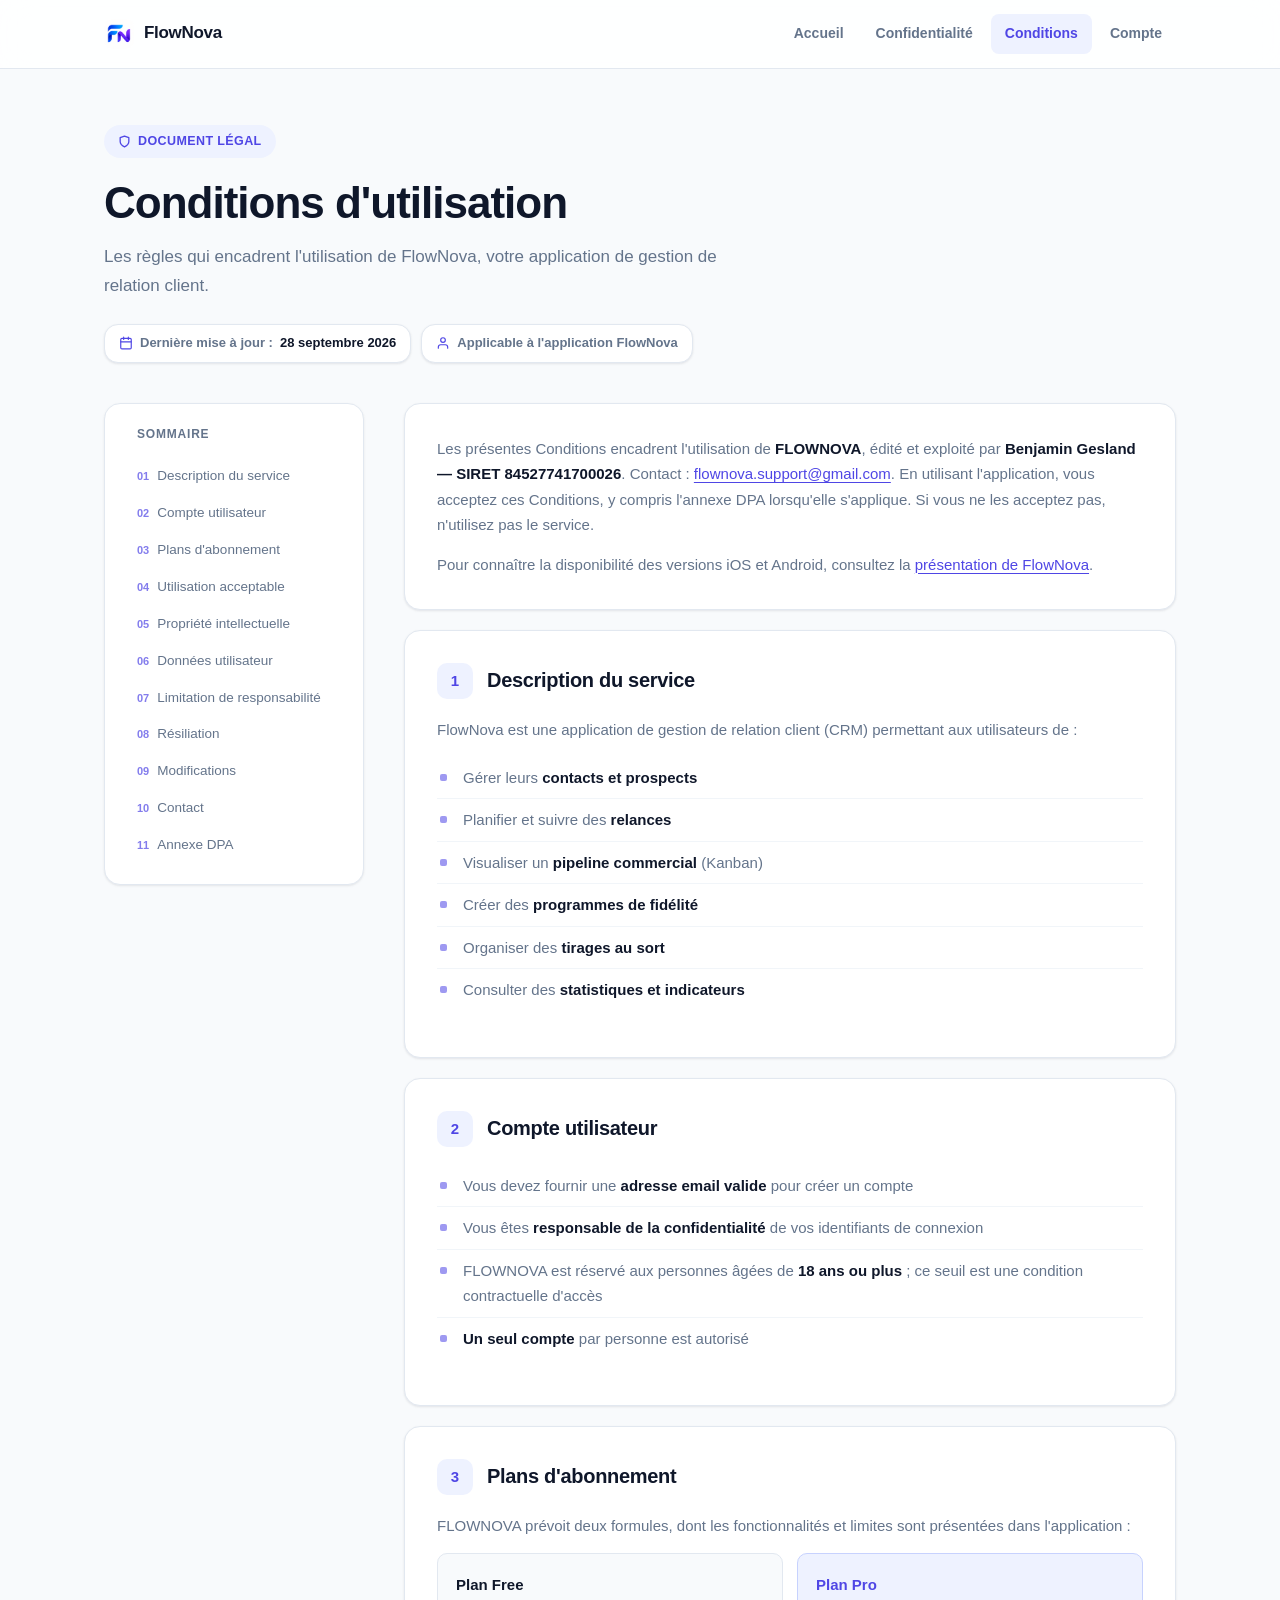
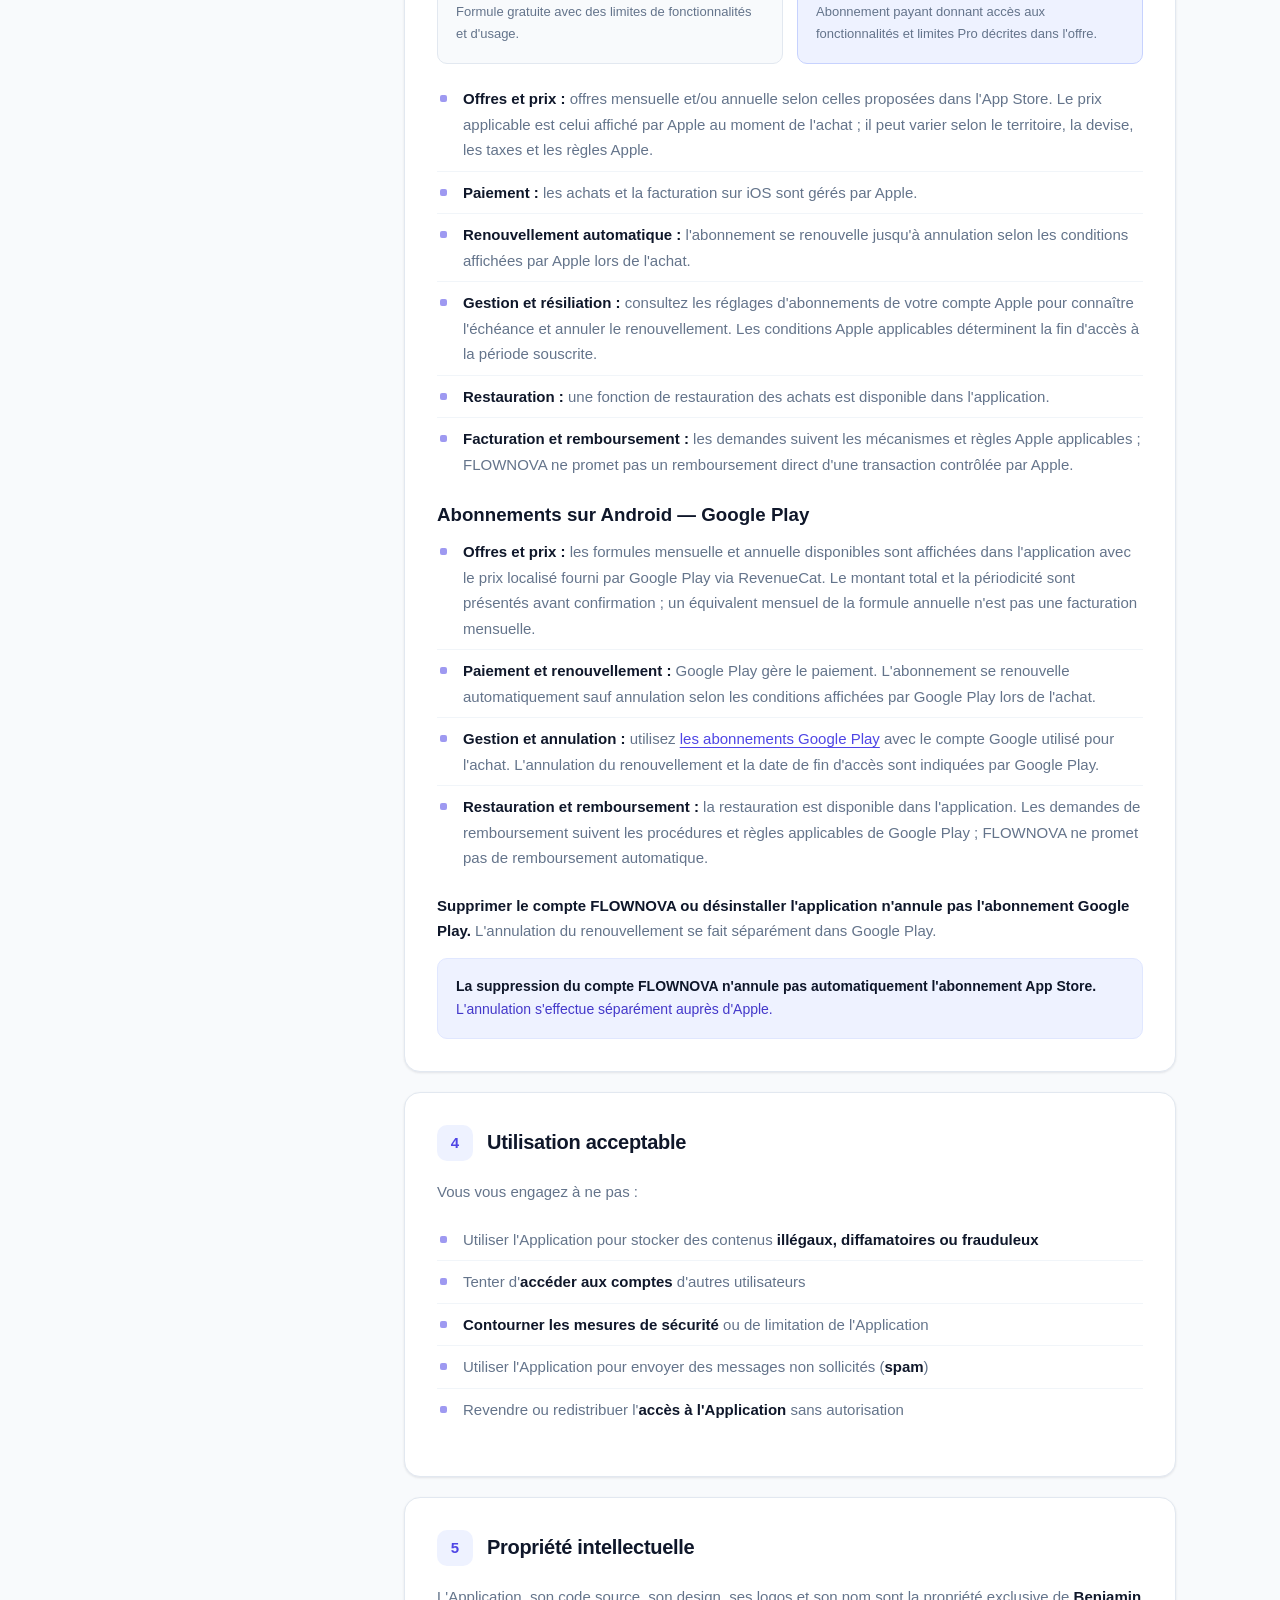
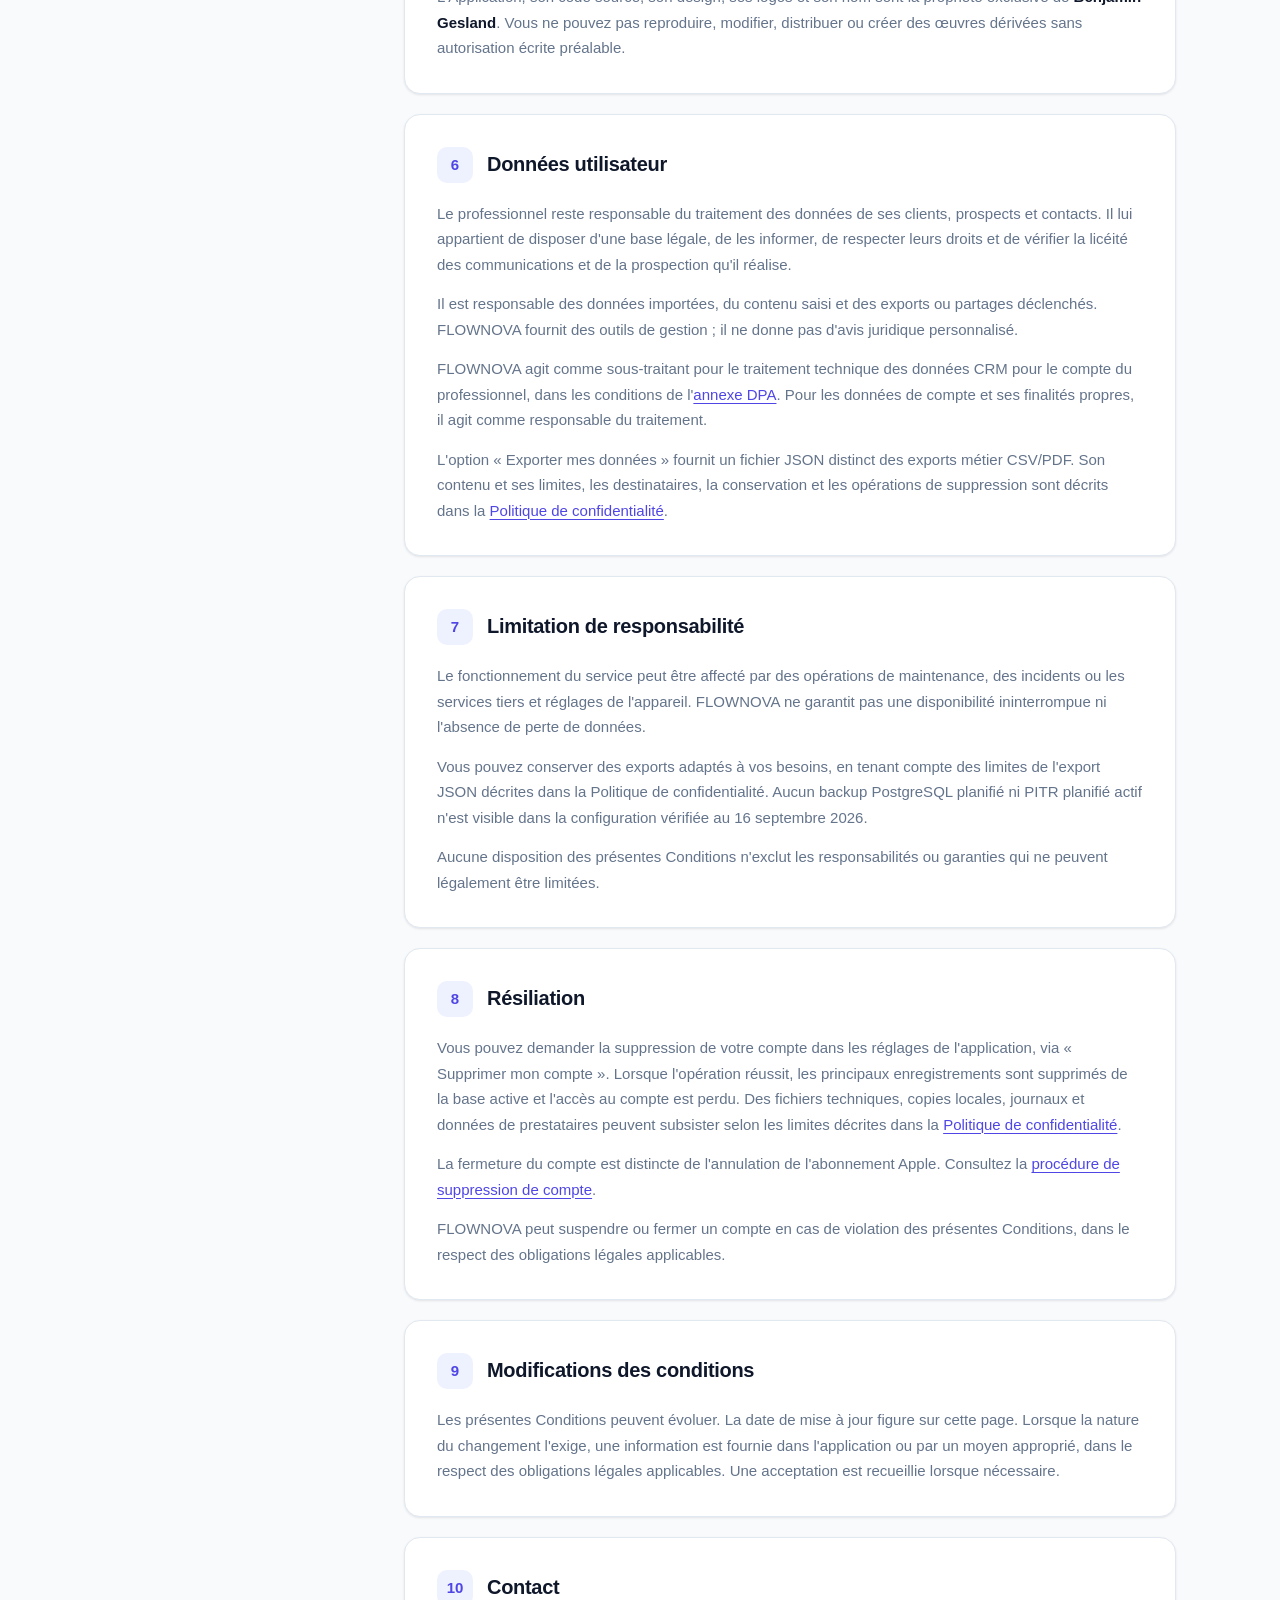
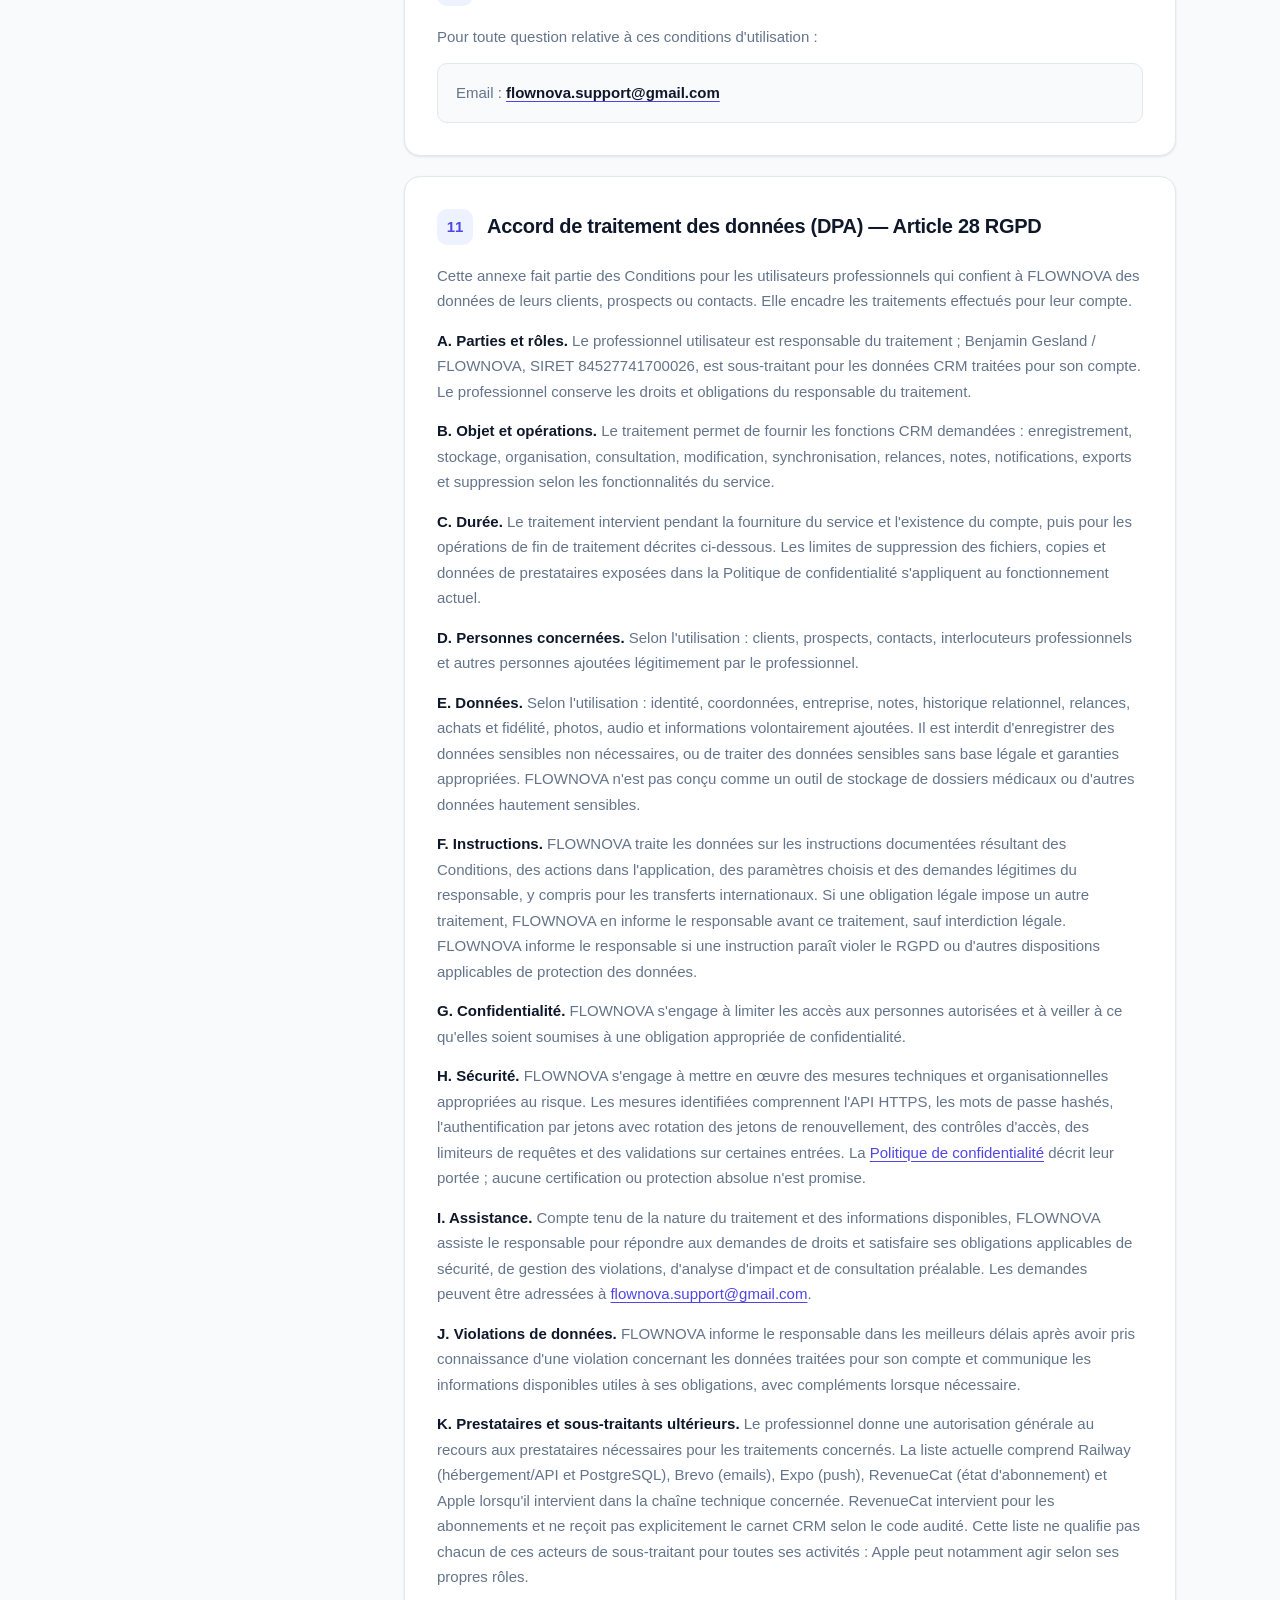
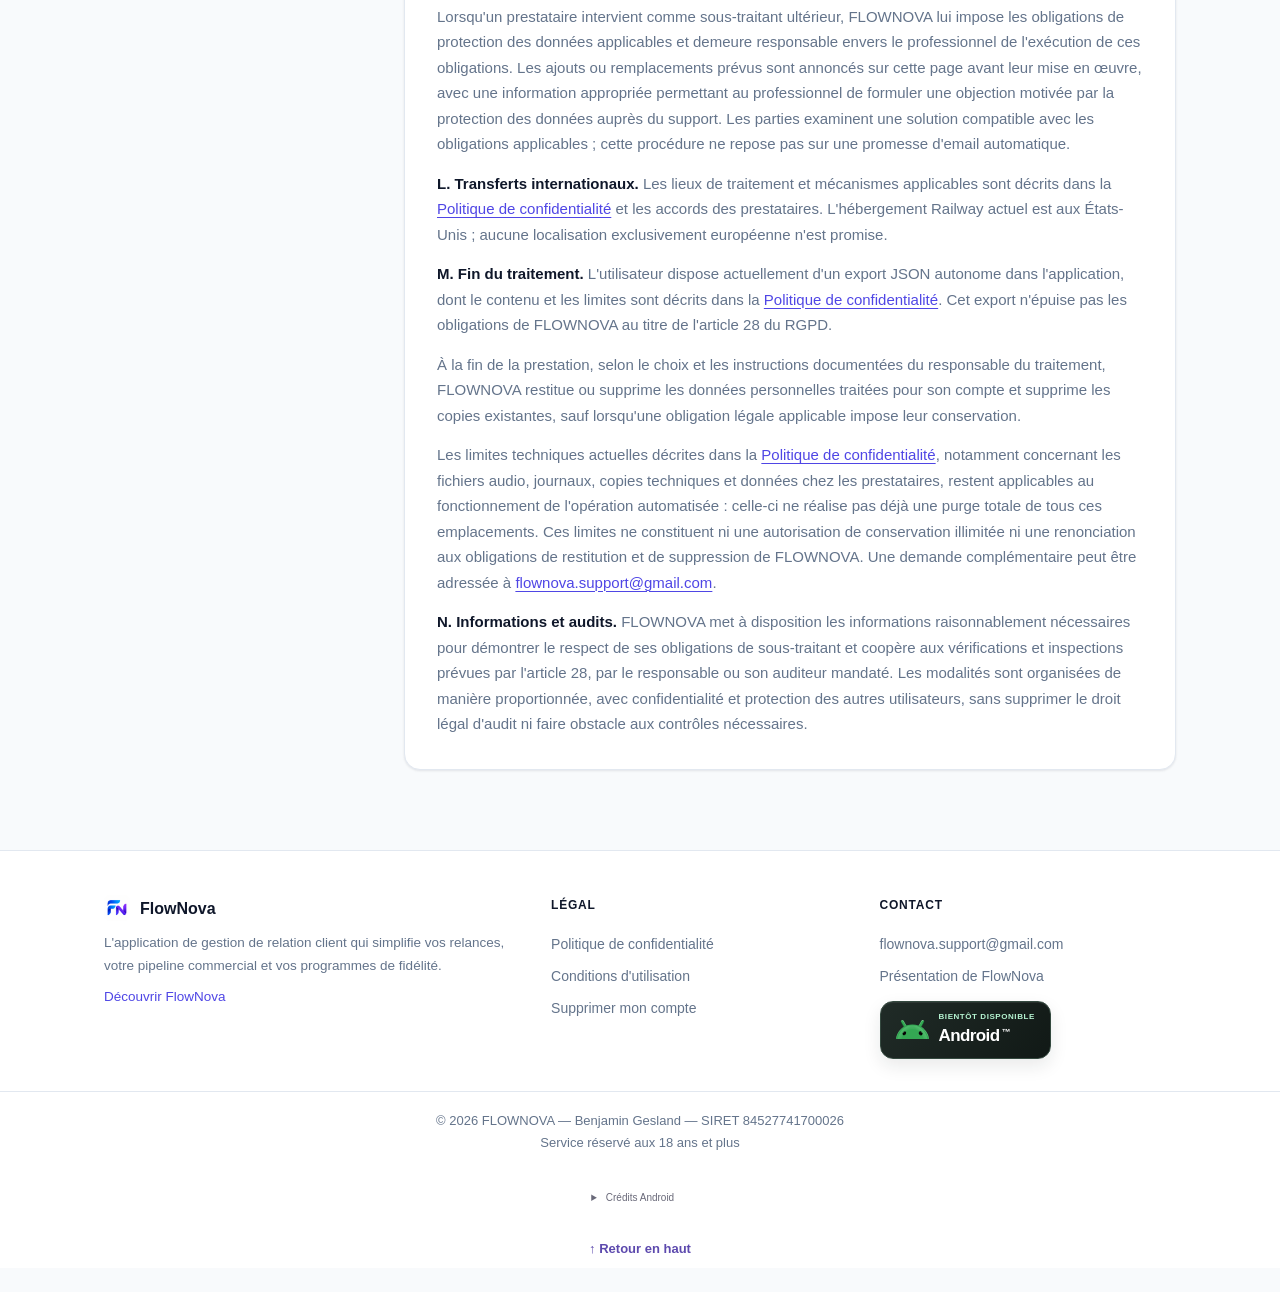
<file: terms.html>
<!DOCTYPE html>
<html lang="fr">
<head>
  <meta charset="utf-8">
  <meta name="viewport" content="width=device-width, initial-scale=1.0">
  <title>Conditions d'utilisation — FlowNova</title>
  <link rel="icon" type="image/png" sizes="48x48" href="/assets/optimized/favicon-48.png">
  <style>
    :root {
      --bg: #F8FAFC;
      --surface: #FFFFFF;
      --border: #E2E8F0;
      --text: #0F172A;
      --muted: #64748B;
      --primary: #4F46E5;
      --primary-dark: #4338CA;
      --primary-soft: #EEF2FF;
      --danger: #DC2626;
      --danger-soft: #FEF2F2;
      --success: #059669;
      --success-soft: #ECFDF5;
      --radius: 16px;
      --radius-sm: 10px;
      --shadow: 0 1px 3px rgba(15,23,42,.06), 0 1px 2px rgba(15,23,42,.04);
      --shadow-lg: 0 20px 40px -12px rgba(15,23,42,.12);
    }
    * { margin: 0; padding: 0; box-sizing: border-box; }
    html { scroll-behavior: smooth; scroll-padding-top: 96px; }
    body {
      font-family: -apple-system, BlinkMacSystemFont, 'Segoe UI', Helvetica, Arial, sans-serif;
      background: var(--bg);
      color: var(--text);
      line-height: 1.7;
      -webkit-font-smoothing: antialiased;
    }
    a { color: var(--primary); text-decoration: none; }
    a:hover { text-decoration: underline; }

    /* ===== Header ===== */
    .site-header {
      position: sticky;
      top: 0;
      z-index: 50;
      background: rgba(255,255,255,.85);
      backdrop-filter: saturate(180%) blur(16px);
      -webkit-backdrop-filter: saturate(180%) blur(16px);
      border-bottom: 1px solid var(--border);
    }
    .nav {
      max-width: 1120px;
      margin: 0 auto;
      padding: 14px 24px;
      display: flex;
      align-items: center;
      justify-content: space-between;
      gap: 24px;
    }
    .brand {
      display: flex;
      align-items: center;
      gap: 10px;
      font-weight: 800;
      font-size: 17px;
      letter-spacing: -0.3px;
      color: var(--text);
    }
    .brand:hover { text-decoration: none; }
    .brand img { width: 30px; height: 30px; border-radius: 8px; }
    .nav-links { display: flex; align-items: center; gap: 4px; }
    .nav-links a {
      color: var(--muted);
      font-size: 14px;
      font-weight: 600;
      padding: 8px 14px;
      border-radius: 8px;
      transition: background .15s, color .15s;
    }
    .nav-links a:hover { background: var(--primary-soft); color: var(--primary); text-decoration: none; }
    .nav-links a.active { color: var(--primary); background: var(--primary-soft); }

    /* ===== Hero ===== */
    .hero {
      max-width: 1120px;
      margin: 0 auto;
      padding: 56px 24px 40px;
    }
    .badge {
      display: inline-flex;
      align-items: center;
      gap: 7px;
      background: var(--primary-soft);
      color: var(--primary);
      font-size: 12.5px;
      font-weight: 700;
      letter-spacing: .4px;
      text-transform: uppercase;
      padding: 6px 14px;
      border-radius: 999px;
      margin-bottom: 20px;
    }
    .badge svg { width: 13px; height: 13px; }
    .hero h1 {
      font-size: clamp(30px, 4.5vw, 44px);
      font-weight: 800;
      letter-spacing: -1px;
      line-height: 1.15;
      margin-bottom: 14px;
    }
    .hero p.lead {
      color: var(--muted);
      font-size: 17px;
      max-width: 640px;
      margin-bottom: 24px;
    }
    .meta {
      display: flex;
      flex-wrap: wrap;
      gap: 10px;
    }
    .meta-item {
      display: inline-flex;
      align-items: center;
      gap: 7px;
      background: var(--surface);
      border: 1px solid var(--border);
      border-radius: 999px;
      padding: 7px 14px;
      font-size: 13px;
      font-weight: 600;
      color: var(--muted);
      box-shadow: var(--shadow);
    }
    .meta-item svg { width: 14px; height: 14px; color: var(--primary); }
    .meta-item strong { color: var(--text); font-weight: 700; }

    /* ===== Layout ===== */
    .layout {
      max-width: 1120px;
      margin: 0 auto;
      padding: 0 24px 80px;
      display: grid;
      grid-template-columns: 260px minmax(0, 1fr);
      gap: 40px;
      align-items: start;
    }
    .sidebar {
      position: sticky;
      top: 96px;
      background: var(--surface);
      border: 1px solid var(--border);
      border-radius: var(--radius);
      box-shadow: var(--shadow);
      padding: 20px;
      max-height: calc(100vh - 120px);
      overflow: auto;
    }
    .sidebar-title {
      font-size: 12px;
      font-weight: 700;
      text-transform: uppercase;
      letter-spacing: .8px;
      color: var(--muted);
      margin-bottom: 14px;
      padding: 0 12px;
    }
    .sidebar a {
      display: flex;
      align-items: baseline;
      gap: 8px;
      color: var(--muted);
      font-size: 13.5px;
      font-weight: 500;
      padding: 7px 12px;
      border-radius: 8px;
      transition: background .15s, color .15s;
    }
    .sidebar a:hover { background: var(--primary-soft); color: var(--primary); text-decoration: none; }
    .sidebar a .num { font-size: 11px; font-weight: 700; color: var(--primary); opacity: .7; }

    /* ===== Cards & sections ===== */
    .content { min-width: 0; }
    .card {
      background: var(--surface);
      border: 1px solid var(--border);
      border-radius: var(--radius);
      box-shadow: var(--shadow);
      padding: 32px;
      margin-bottom: 20px;
      scroll-margin-top: 96px;
    }
    .card:last-child { margin-bottom: 0; }
    .section-head {
      display: flex;
      align-items: center;
      gap: 14px;
      margin-bottom: 18px;
    }
    .section-num {
      flex-shrink: 0;
      width: 36px;
      height: 36px;
      border-radius: 10px;
      background: var(--primary-soft);
      color: var(--primary);
      display: flex;
      align-items: center;
      justify-content: center;
      font-size: 15px;
      font-weight: 800;
    }
    .section-head h2 { font-size: 20px; font-weight: 800; letter-spacing: -0.3px; color: var(--text); }
    .card p { color: var(--muted); margin-bottom: 14px; font-size: 15px; }
    .card p:last-child { margin-bottom: 0; }
    .card strong { color: var(--text); font-weight: 700; }
    .card ul { list-style: none; margin: 0 0 14px; }
    .card li {
      position: relative;
      padding: 8px 0 8px 26px;
      color: var(--muted);
      font-size: 15px;
      border-bottom: 1px solid #F1F5F9;
    }
    .card li:last-child { border-bottom: none; }
    .card li::before {
      content: "";
      position: absolute;
      left: 3px;
      top: 17px;
      width: 7px;
      height: 7px;
      border-radius: 2px;
      background: var(--primary);
      opacity: .55;
    }
    .card li strong { color: var(--text); }
    .notice {
      display: flex;
      gap: 14px;
      align-items: flex-start;
      background: var(--primary-soft);
      border: 1px solid #E0E7FF;
      border-radius: var(--radius-sm);
      padding: 16px 18px;
      margin-top: 4px;
    }
    .notice svg { width: 18px; height: 18px; color: var(--primary); flex-shrink: 0; margin-top: 2px; }
    .notice p { color: #4338CA; margin: 0; font-size: 14px; }
    .contact-box {
      background: var(--bg);
      border: 1px solid var(--border);
      border-radius: var(--radius-sm);
      padding: 16px 18px;
      margin-top: 4px;
    }
    .contact-box p { margin: 0; }
    .pricing {
      display: grid;
      grid-template-columns: 1fr 1fr;
      gap: 14px;
      margin: 4px 0 14px;
    }
    .pricing-card {
      border: 1px solid var(--border);
      border-radius: var(--radius-sm);
      padding: 18px;
    }
    .pricing-card.free { background: var(--bg); }
    .pricing-card.pro {
      background: var(--primary-soft);
      border-color: #C7D2FE;
    }
    .pricing-card h3 {
      font-size: 15px;
      font-weight: 800;
      margin-bottom: 4px;
    }
    .pricing-card.pro h3 { color: var(--primary); }
    .pricing-card p { font-size: 13px; margin: 0; color: var(--muted); }

    /* ===== Footer ===== */
    .site-footer {
      border-top: 1px solid var(--border);
      background: var(--surface);
    }
    .footer-inner {
      max-width: 1120px;
      margin: 0 auto;
      padding: 44px 24px 32px;
      display: grid;
      grid-template-columns: 1.4fr 1fr 1fr;
      gap: 32px;
    }
    .footer-brand { display: flex; align-items: center; gap: 10px; font-weight: 800; font-size: 16px; margin-bottom: 10px; }
    .footer-brand img { width: 26px; height: 26px; border-radius: 7px; }
    .footer-inner p { color: var(--muted); font-size: 13.5px; margin-bottom: 8px; }
    .footer-col h4 {
      font-size: 12px;
      font-weight: 700;
      text-transform: uppercase;
      letter-spacing: .8px;
      color: var(--text);
      margin-bottom: 14px;
    }
    .footer-col a {
      display: block;
      color: var(--muted);
      font-size: 14px;
      padding: 4px 0;
    }
    .footer-col a:hover { color: var(--primary); }
    .footer-bottom {
      border-top: 1px solid var(--border);
      text-align: center;
      padding: 18px 24px;
      color: var(--muted);
      font-size: 13px;
    }

    /* ===== Responsive ===== */
    @media (max-width: 880px) {
      .layout { grid-template-columns: 1fr; gap: 24px; }
      .sidebar {
        position: static;
        max-height: none;
        display: none;
      }
      .hero { padding: 40px 24px 28px; }
      .footer-inner { grid-template-columns: 1fr 1fr; }
    }
    @media (max-width: 560px) {
      .nav-links a { padding: 8px 10px; font-size: 13px; }
      .card { padding: 24px; }
      .footer-inner { grid-template-columns: 1fr; gap: 24px; }
      .pricing { grid-template-columns: 1fr; }
    }
  </style>
  <link rel="stylesheet" href="assets/android-badges.css">
  <meta name="description" content="Consultez les conditions d’utilisation de FlowNova : compte, formules Free et Pro, abonnements, responsabilités et traitement des données.">
  <meta property="og:type" content="website">
  <meta property="og:locale" content="fr_FR">
  <meta property="og:site_name" content="FlowNova">
  <meta property="og:title" content="Conditions d&#x27;utilisation — FlowNova">
  <meta property="og:description" content="Consultez les conditions d’utilisation de FlowNova : compte, formules Free et Pro, abonnements, responsabilités et traitement des données.">
  <link rel="stylesheet" href="assets/site.css">
  <noscript><style>@media(max-width:600px){.nav-links,.legal-page .nav-links{display:flex;position:static;flex-wrap:wrap;flex-direction:row;flex-basis:100%;border:0;box-shadow:none;padding:8px 0}.menu-toggle,.legal-page .doc-menu-toggle{display:none}.site-header{height:auto;min-height:77px}}</style></noscript>
  <link rel="canonical" href="https://flownova-crm.fr/terms.html">
  <meta property="og:url" content="https://flownova-crm.fr/terms.html">
  <meta property="og:image" content="https://flownova-crm.fr/assets/optimized/flownova-social.jpg">
  <meta property="og:image:type" content="image/jpeg">
  <meta property="og:image:width" content="1200">
  <meta property="og:image:height" content="630">
  <meta property="og:image:alt" content="Aperçu de FlowNova sur iPhone et iPad : tableau de bord et pipeline commercial">
  <meta name="twitter:card" content="summary_large_image">
  <meta name="twitter:title" content="Conditions d&#x27;utilisation — FlowNova">
  <meta name="twitter:description" content="Consultez les conditions d’utilisation de FlowNova : compte, formules Free et Pro, abonnements, responsabilités et traitement des données.">
  <meta name="twitter:image" content="https://flownova-crm.fr/assets/optimized/flownova-social.jpg">
  <meta name="twitter:image:alt" content="Aperçu de FlowNova sur iPhone et iPad : tableau de bord et pipeline commercial">
</head>
<body class="legal-page" id="haut">
  <a class="skip-link" href="#contenu">Aller au contenu</a>
  <header class="site-header">
    <nav class="nav" aria-label="Navigation principale">
      <a class="brand" href="/">
        <img src="/assets/optimized/logo-84.png" srcset="/assets/optimized/logo-84.png 2x, /assets/optimized/logo-126.png 3x" width="30" height="30" alt="">
        FlowNova
      </a>
      <button class="doc-menu-toggle" type="button" aria-controls="document-navigation" aria-expanded="false" aria-label="Ouvrir le menu">Menu ☰</button>
      <div class="nav-links" id="document-navigation">
        <a href="/">Accueil</a>
        <a href="index.html">Confidentialité</a>
        <a href="terms.html" class="active" aria-current="page">Conditions</a>
        <a href="delete-account.html">Compte</a>
      </div>
    </nav>
  </header>

  <section class="hero">
    <span class="badge">
      <svg viewBox="0 0 24 24" fill="none" stroke="currentColor" stroke-width="2.4" stroke-linecap="round" stroke-linejoin="round"><path d="M12 22s8-4 8-10V5l-8-3-8 3v7c0 6 8 10 8 10z"/></svg>
      Document légal
    </span>
    <h1>Conditions d'utilisation</h1>
    <p class="lead">Les règles qui encadrent l'utilisation de FlowNova, votre application de gestion de relation client.</p>
    <div class="meta">
      <span class="meta-item">
        <svg viewBox="0 0 24 24" fill="none" stroke="currentColor" stroke-width="2" stroke-linecap="round" stroke-linejoin="round"><rect x="3" y="4" width="18" height="18" rx="2"/><path d="M16 2v4M8 2v4M3 10h18"/></svg>
        Dernière mise à jour : <strong>28 septembre 2026</strong>
      </span>
      <span class="meta-item">
        <svg viewBox="0 0 24 24" fill="none" stroke="currentColor" stroke-width="2" stroke-linecap="round" stroke-linejoin="round"><path d="M20 21v-2a4 4 0 0 0-4-4H8a4 4 0 0 0-4 4v2"/><circle cx="12" cy="7" r="4"/></svg>
        Applicable à l'application FlowNova
      </span>
    </div>
  </section>

  <div class="layout">
    <details class="mobile-toc"><summary>Dans cette page</summary><nav aria-label="Sommaire">

      <a href="#s1"><span class="num">01</span> Description du service</a>
      <a href="#s2"><span class="num">02</span> Compte utilisateur</a>
      <a href="#s3"><span class="num">03</span> Plans d'abonnement</a>
      <a href="#s4"><span class="num">04</span> Utilisation acceptable</a>
      <a href="#s5"><span class="num">05</span> Propriété intellectuelle</a>
      <a href="#s6"><span class="num">06</span> Données utilisateur</a>
      <a href="#s7"><span class="num">07</span> Limitation de responsabilité</a>
      <a href="#s8"><span class="num">08</span> Résiliation</a>
      <a href="#s9"><span class="num">09</span> Modifications</a>
      <a href="#s10"><span class="num">10</span> Contact</a>
      <a href="#dpa"><span class="num">11</span> Annexe DPA</a>
    </nav></details>
    <aside class="sidebar" aria-label="Sommaire">
      <p class="sidebar-title">Sommaire</p>
      <a href="#s1"><span class="num">01</span> Description du service</a>
      <a href="#s2"><span class="num">02</span> Compte utilisateur</a>
      <a href="#s3"><span class="num">03</span> Plans d'abonnement</a>
      <a href="#s4"><span class="num">04</span> Utilisation acceptable</a>
      <a href="#s5"><span class="num">05</span> Propriété intellectuelle</a>
      <a href="#s6"><span class="num">06</span> Données utilisateur</a>
      <a href="#s7"><span class="num">07</span> Limitation de responsabilité</a>
      <a href="#s8"><span class="num">08</span> Résiliation</a>
      <a href="#s9"><span class="num">09</span> Modifications</a>
      <a href="#s10"><span class="num">10</span> Contact</a>
      <a href="#dpa"><span class="num">11</span> Annexe DPA</a>
    </aside>

    <main class="content" id="contenu" tabindex="-1">
      <div class="card">
        <p>Les présentes Conditions encadrent l'utilisation de <strong>FLOWNOVA</strong>, édité et exploité par <strong>Benjamin Gesland — SIRET 84527741700026</strong>. Contact : <a href="mailto:flownova.support@gmail.com">flownova.support@gmail.com</a>. En utilisant l'application, vous acceptez ces Conditions, y compris l'annexe DPA lorsqu'elle s'applique. Si vous ne les acceptez pas, n'utilisez pas le service.</p>
        <p>Pour connaître la disponibilité des versions iOS et Android, consultez la <a href="/#lancement">présentation de FlowNova</a>.</p>
      </div>

      <div class="card" id="s1">
        <div class="section-head"><div class="section-num">1</div><h2>Description du service</h2></div>
        <p>FlowNova est une application de gestion de relation client (CRM) permettant aux utilisateurs de :</p>
        <ul>
          <li>Gérer leurs <strong>contacts et prospects</strong></li>
          <li>Planifier et suivre des <strong>relances</strong></li>
          <li>Visualiser un <strong>pipeline commercial</strong> (Kanban)</li>
          <li>Créer des <strong>programmes de fidélité</strong></li>
          <li>Organiser des <strong>tirages au sort</strong></li>
          <li>Consulter des <strong>statistiques et indicateurs</strong></li>
        </ul>
      </div>

      <div class="card" id="s2">
        <div class="section-head"><div class="section-num">2</div><h2>Compte utilisateur</h2></div>
        <ul>
          <li>Vous devez fournir une <strong>adresse email valide</strong> pour créer un compte</li>
          <li>Vous êtes <strong>responsable de la confidentialité</strong> de vos identifiants de connexion</li>
          <li>FLOWNOVA est réservé aux personnes âgées de <strong>18 ans ou plus</strong> ; ce seuil est une condition contractuelle d'accès</li>
          <li><strong>Un seul compte</strong> par personne est autorisé</li>
        </ul>
      </div>

      <div class="card" id="s3">
        <div class="section-head"><div class="section-num">3</div><h2>Plans d'abonnement</h2></div>
        <p>FLOWNOVA prévoit deux formules, dont les fonctionnalités et limites sont présentées dans l'application :</p>
        <div class="pricing">
          <div class="pricing-card free"><h3>Plan Free</h3><p>Formule gratuite avec des limites de fonctionnalités et d'usage.</p></div>
          <div class="pricing-card pro"><h3>Plan Pro</h3><p>Abonnement payant donnant accès aux fonctionnalités et limites Pro décrites dans l'offre.</p></div>
        </div>
        <ul>
          <li><strong>Offres et prix :</strong> offres mensuelle et/ou annuelle selon celles proposées dans l'App Store. Le prix applicable est celui affiché par Apple au moment de l'achat ; il peut varier selon le territoire, la devise, les taxes et les règles Apple.</li>
          <li><strong>Paiement :</strong> les achats et la facturation sur iOS sont gérés par Apple.</li>
          <li><strong>Renouvellement automatique :</strong> l'abonnement se renouvelle jusqu'à annulation selon les conditions affichées par Apple lors de l'achat.</li>
          <li><strong>Gestion et résiliation :</strong> consultez les réglages d'abonnements de votre compte Apple pour connaître l'échéance et annuler le renouvellement. Les conditions Apple applicables déterminent la fin d'accès à la période souscrite.</li>
          <li><strong>Restauration :</strong> une fonction de restauration des achats est disponible dans l'application.</li>
          <li><strong>Facturation et remboursement :</strong> les demandes suivent les mécanismes et règles Apple applicables ; FLOWNOVA ne promet pas un remboursement direct d'une transaction contrôlée par Apple.</li>
        </ul>
        <h3>Abonnements sur Android — Google Play</h3>
        <ul>
          <li><strong>Offres et prix :</strong> les formules mensuelle et annuelle disponibles sont affichées dans l'application avec le prix localisé fourni par Google Play via RevenueCat. Le montant total et la périodicité sont présentés avant confirmation ; un équivalent mensuel de la formule annuelle n'est pas une facturation mensuelle.</li>
          <li><strong>Paiement et renouvellement :</strong> Google Play gère le paiement. L'abonnement se renouvelle automatiquement sauf annulation selon les conditions affichées par Google Play lors de l'achat.</li>
          <li><strong>Gestion et annulation :</strong> utilisez <a href="https://play.google.com/store/account/subscriptions">les abonnements Google Play</a> avec le compte Google utilisé pour l'achat. L'annulation du renouvellement et la date de fin d'accès sont indiquées par Google Play.</li>
          <li><strong>Restauration et remboursement :</strong> la restauration est disponible dans l'application. Les demandes de remboursement suivent les procédures et règles applicables de Google Play ; FLOWNOVA ne promet pas de remboursement automatique.</li>
        </ul>
        <p><strong>Supprimer le compte FLOWNOVA ou désinstaller l'application n'annule pas l'abonnement Google Play.</strong> L'annulation du renouvellement se fait séparément dans Google Play.</p>
        <div class="notice"><p><strong>La suppression du compte FLOWNOVA n'annule pas automatiquement l'abonnement App Store.</strong> L'annulation s'effectue séparément auprès d'Apple.</p></div>
      </div>

      <div class="card" id="s4">
        <div class="section-head"><div class="section-num">4</div><h2>Utilisation acceptable</h2></div>
        <p>Vous vous engagez à ne pas :</p>
        <ul>
          <li>Utiliser l'Application pour stocker des contenus <strong>illégaux, diffamatoires ou frauduleux</strong></li>
          <li>Tenter d'<strong>accéder aux comptes</strong> d'autres utilisateurs</li>
          <li><strong>Contourner les mesures de sécurité</strong> ou de limitation de l'Application</li>
          <li>Utiliser l'Application pour envoyer des messages non sollicités (<strong>spam</strong>)</li>
          <li>Revendre ou redistribuer l'<strong>accès à l'Application</strong> sans autorisation</li>
        </ul>
      </div>

      <div class="card" id="s5">
        <div class="section-head"><div class="section-num">5</div><h2>Propriété intellectuelle</h2></div>
        <p>L'Application, son code source, son design, ses logos et son nom sont la propriété exclusive de <strong>Benjamin Gesland</strong>. Vous ne pouvez pas reproduire, modifier, distribuer ou créer des œuvres dérivées sans autorisation écrite préalable.</p>
      </div>

      <div class="card" id="s6">
        <div class="section-head"><div class="section-num">6</div><h2>Données utilisateur</h2></div>
        <p>Le professionnel reste responsable du traitement des données de ses clients, prospects et contacts. Il lui appartient de disposer d'une base légale, de les informer, de respecter leurs droits et de vérifier la licéité des communications et de la prospection qu'il réalise.</p>
        <p>Il est responsable des données importées, du contenu saisi et des exports ou partages déclenchés. FLOWNOVA fournit des outils de gestion ; il ne donne pas d'avis juridique personnalisé.</p>
        <p>FLOWNOVA agit comme sous-traitant pour le traitement technique des données CRM pour le compte du professionnel, dans les conditions de l'<a href="#dpa">annexe DPA</a>. Pour les données de compte et ses finalités propres, il agit comme responsable du traitement.</p>
        <p>L'option « Exporter mes données » fournit un fichier JSON distinct des exports métier CSV/PDF. Son contenu et ses limites, les destinataires, la conservation et les opérations de suppression sont décrits dans la <a href="index.html">Politique de confidentialité</a>.</p>
      </div>

      <div class="card" id="s7">
        <div class="section-head"><div class="section-num">7</div><h2>Limitation de responsabilité</h2></div>
        <p>Le fonctionnement du service peut être affecté par des opérations de maintenance, des incidents ou les services tiers et réglages de l'appareil. FLOWNOVA ne garantit pas une disponibilité ininterrompue ni l'absence de perte de données.</p>
        <p>Vous pouvez conserver des exports adaptés à vos besoins, en tenant compte des limites de l'export JSON décrites dans la Politique de confidentialité. Aucun backup PostgreSQL planifié ni PITR planifié actif n'est visible dans la configuration vérifiée au 16 septembre 2026.</p>
        <p>Aucune disposition des présentes Conditions n'exclut les responsabilités ou garanties qui ne peuvent légalement être limitées.</p>
      </div>

      <div class="card" id="s8">
        <div class="section-head"><div class="section-num">8</div><h2>Résiliation</h2></div>
        <p>Vous pouvez demander la suppression de votre compte dans les réglages de l'application, via « Supprimer mon compte ». Lorsque l'opération réussit, les principaux enregistrements sont supprimés de la base active et l'accès au compte est perdu. Des fichiers techniques, copies locales, journaux et données de prestataires peuvent subsister selon les limites décrites dans la <a href="index.html#s7">Politique de confidentialité</a>.</p>
        <p>La fermeture du compte est distincte de l'annulation de l'abonnement Apple. Consultez la <a href="delete-account.html">procédure de suppression de compte</a>.</p>
        <p>FLOWNOVA peut suspendre ou fermer un compte en cas de violation des présentes Conditions, dans le respect des obligations légales applicables.</p>
      </div>

      <div class="card" id="s9">
        <div class="section-head"><div class="section-num">9</div><h2>Modifications des conditions</h2></div>
        <p>Les présentes Conditions peuvent évoluer. La date de mise à jour figure sur cette page. Lorsque la nature du changement l'exige, une information est fournie dans l'application ou par un moyen approprié, dans le respect des obligations légales applicables. Une acceptation est recueillie lorsque nécessaire.</p>
      </div>

      <div class="card" id="s10">
        <div class="section-head"><div class="section-num">10</div><h2>Contact</h2></div>
        <p>Pour toute question relative à ces conditions d'utilisation :</p>
        <div class="contact-box">
          <p>Email : <a href="mailto:flownova.support@gmail.com"><strong>flownova.support@gmail.com</strong></a></p>
        </div>
      </div>

      <div class="card" id="dpa">
        <div class="section-head"><div class="section-num">11</div><h2>Accord de traitement des données (DPA) — Article 28 RGPD</h2></div>
        <p>Cette annexe fait partie des Conditions pour les utilisateurs professionnels qui confient à FLOWNOVA des données de leurs clients, prospects ou contacts. Elle encadre les traitements effectués pour leur compte.</p>
        <p><strong>A. Parties et rôles.</strong> Le professionnel utilisateur est responsable du traitement ; Benjamin Gesland / FLOWNOVA, SIRET 84527741700026, est sous-traitant pour les données CRM traitées pour son compte. Le professionnel conserve les droits et obligations du responsable du traitement.</p>
        <p><strong>B. Objet et opérations.</strong> Le traitement permet de fournir les fonctions CRM demandées : enregistrement, stockage, organisation, consultation, modification, synchronisation, relances, notes, notifications, exports et suppression selon les fonctionnalités du service.</p>
        <p><strong>C. Durée.</strong> Le traitement intervient pendant la fourniture du service et l'existence du compte, puis pour les opérations de fin de traitement décrites ci-dessous. Les limites de suppression des fichiers, copies et données de prestataires exposées dans la Politique de confidentialité s'appliquent au fonctionnement actuel.</p>
        <p><strong>D. Personnes concernées.</strong> Selon l'utilisation : clients, prospects, contacts, interlocuteurs professionnels et autres personnes ajoutées légitimement par le professionnel.</p>
        <p><strong>E. Données.</strong> Selon l'utilisation : identité, coordonnées, entreprise, notes, historique relationnel, relances, achats et fidélité, photos, audio et informations volontairement ajoutées. Il est interdit d'enregistrer des données sensibles non nécessaires, ou de traiter des données sensibles sans base légale et garanties appropriées. FLOWNOVA n'est pas conçu comme un outil de stockage de dossiers médicaux ou d'autres données hautement sensibles.</p>
        <p><strong>F. Instructions.</strong> FLOWNOVA traite les données sur les instructions documentées résultant des Conditions, des actions dans l'application, des paramètres choisis et des demandes légitimes du responsable, y compris pour les transferts internationaux. Si une obligation légale impose un autre traitement, FLOWNOVA en informe le responsable avant ce traitement, sauf interdiction légale. FLOWNOVA informe le responsable si une instruction paraît violer le RGPD ou d'autres dispositions applicables de protection des données.</p>
        <p><strong>G. Confidentialité.</strong> FLOWNOVA s'engage à limiter les accès aux personnes autorisées et à veiller à ce qu'elles soient soumises à une obligation appropriée de confidentialité.</p>
        <p><strong>H. Sécurité.</strong> FLOWNOVA s'engage à mettre en œuvre des mesures techniques et organisationnelles appropriées au risque. Les mesures identifiées comprennent l'API HTTPS, les mots de passe hashés, l'authentification par jetons avec rotation des jetons de renouvellement, des contrôles d'accès, des limiteurs de requêtes et des validations sur certaines entrées. La <a href="index.html#s9">Politique de confidentialité</a> décrit leur portée ; aucune certification ou protection absolue n'est promise.</p>
        <p><strong>I. Assistance.</strong> Compte tenu de la nature du traitement et des informations disponibles, FLOWNOVA assiste le responsable pour répondre aux demandes de droits et satisfaire ses obligations applicables de sécurité, de gestion des violations, d'analyse d'impact et de consultation préalable. Les demandes peuvent être adressées à <a href="mailto:flownova.support@gmail.com">flownova.support@gmail.com</a>.</p>
        <p><strong>J. Violations de données.</strong> FLOWNOVA informe le responsable dans les meilleurs délais après avoir pris connaissance d'une violation concernant les données traitées pour son compte et communique les informations disponibles utiles à ses obligations, avec compléments lorsque nécessaire.</p>
        <p><strong>K. Prestataires et sous-traitants ultérieurs.</strong> Le professionnel donne une autorisation générale au recours aux prestataires nécessaires pour les traitements concernés. La liste actuelle comprend Railway (hébergement/API et PostgreSQL), Brevo (emails), Expo (push), RevenueCat (état d'abonnement) et Apple lorsqu'il intervient dans la chaîne technique concernée. RevenueCat intervient pour les abonnements et ne reçoit pas explicitement le carnet CRM selon le code audité. Cette liste ne qualifie pas chacun de ces acteurs de sous-traitant pour toutes ses activités : Apple peut notamment agir selon ses propres rôles.</p>
        <p>Lorsqu'un prestataire intervient comme sous-traitant ultérieur, FLOWNOVA lui impose les obligations de protection des données applicables et demeure responsable envers le professionnel de l'exécution de ces obligations. Les ajouts ou remplacements prévus sont annoncés sur cette page avant leur mise en œuvre, avec une information appropriée permettant au professionnel de formuler une objection motivée par la protection des données auprès du support. Les parties examinent une solution compatible avec les obligations applicables ; cette procédure ne repose pas sur une promesse d'email automatique.</p>
        <p><strong>L. Transferts internationaux.</strong> Les lieux de traitement et mécanismes applicables sont décrits dans la <a href="index.html#s11">Politique de confidentialité</a> et les accords des prestataires. L'hébergement Railway actuel est aux États-Unis ; aucune localisation exclusivement européenne n'est promise.</p>
        <p><strong>M. Fin du traitement.</strong> L'utilisateur dispose actuellement d'un export JSON autonome dans l'application, dont le contenu et les limites sont décrits dans la <a href="index.html#s8">Politique de confidentialité</a>. Cet export n'épuise pas les obligations de FLOWNOVA au titre de l'article 28 du RGPD.</p>
        <p>À la fin de la prestation, selon le choix et les instructions documentées du responsable du traitement, FLOWNOVA restitue ou supprime les données personnelles traitées pour son compte et supprime les copies existantes, sauf lorsqu'une obligation légale applicable impose leur conservation.</p>
        <p>Les limites techniques actuelles décrites dans la <a href="index.html#s7">Politique de confidentialité</a>, notamment concernant les fichiers audio, journaux, copies techniques et données chez les prestataires, restent applicables au fonctionnement de l'opération automatisée : celle-ci ne réalise pas déjà une purge totale de tous ces emplacements. Ces limites ne constituent ni une autorisation de conservation illimitée ni une renonciation aux obligations de restitution et de suppression de FLOWNOVA. Une demande complémentaire peut être adressée à <a href="mailto:flownova.support@gmail.com">flownova.support@gmail.com</a>.</p>
        <p><strong>N. Informations et audits.</strong> FLOWNOVA met à disposition les informations raisonnablement nécessaires pour démontrer le respect de ses obligations de sous-traitant et coopère aux vérifications et inspections prévues par l'article 28, par le responsable ou son auditeur mandaté. Les modalités sont organisées de manière proportionnée, avec confidentialité et protection des autres utilisateurs, sans supprimer le droit légal d'audit ni faire obstacle aux contrôles nécessaires.</p>
      </div>
    </main>
  </div>

  <footer class="site-footer">
    <div class="footer-inner">
      <div>
        <div class="footer-brand">
          <img src="/assets/optimized/logo-84.png" srcset="/assets/optimized/logo-84.png 2x, /assets/optimized/logo-126.png 3x" width="30" height="30" alt="">
          FlowNova
        </div>
        <p>L'application de gestion de relation client qui simplifie vos relances, votre pipeline commercial et vos programmes de fidélité.</p>
        <p><a href="/">Découvrir FlowNova</a></p>
      </div>
      <div class="footer-col">
        <h4>Légal</h4>
        <a href="index.html">Politique de confidentialité</a>
        <a href="terms.html">Conditions d'utilisation</a>
        <a href="delete-account.html">Supprimer mon compte</a>
      </div>
      <div class="footer-col">
        <h4>Contact</h4>
        <a href="mailto:flownova.support@gmail.com">flownova.support@gmail.com</a>
        <a href="/">Présentation de FlowNova</a>
        <a class="android-badge android-badge--compact" href="/#android" aria-label="Android : bientôt disponible, découvrir les informations">
<img src="assets/android-head.svg" width="49" height="49" alt="">
<span class="android-badge-copy"><span class="android-badge-label">Bientôt disponible</span><span class="android-badge-name">Android<sup>™</sup></span></span>
</a>
      </div>
    </div>
    <div class="footer-bottom">© 2026 FLOWNOVA — Benjamin Gesland — SIRET 84527741700026<br>Service réservé aux 18 ans et plus</div>
  <details class="android-attribution">
<summary>Crédits Android</summary>
<p>Android is a trademark of Google LLC. The Android robot is reproduced or modified from work created and shared by Google and used according to terms described in the <a href="https://creativecommons.org/licenses/by/3.0/">Creative Commons 3.0 Attribution License</a>.</p>
</details>
<a class="back-top" href="#haut">↑ Retour en haut</a>
</footer>
<script src="assets/site.js" defer></script>
</body>
</html>
</file>
<file: assets/android-badges.css>
/* Android robot asset: https://developer.android.com/distribute/marketing-tools/brand-guidelines */
.android-badge{display:inline-flex;align-items:center;gap:15px;width:fit-content;max-width:100%;min-height:78px;padding:14px 23px 14px 17px;border:1px solid #34493f;border-radius:18px;background:linear-gradient(125deg,#202b27,#111916);box-shadow:0 7px 18px #10251b18,inset 0 1px 0 #ffffff12;color:#fff;text-decoration:none;text-align:left;vertical-align:middle;transition:transform .2s,box-shadow .2s,border-color .2s}
.android-badge:hover{transform:translateY(-2px);border-color:#3ddc84;box-shadow:0 10px 24px #10251b25;color:#fff;text-decoration:none}
.android-badge:focus-visible{outline:3px solid #218951;outline-offset:4px}
.android-badge img{display:block;width:49px;height:49px;object-fit:contain;flex-shrink:0}
.android-badge-copy{display:flex;flex-direction:column;gap:3px;min-width:0;line-height:1.25}
.android-badge-label{color:#b6f5d2;font-size:10px;font-weight:650;letter-spacing:.09em;text-transform:uppercase}
.android-badge-name{color:#fff;font-size:23px;font-weight:650;letter-spacing:-.035em}
.android-badge-name sup{font-size:9px;vertical-align:super;margin-left:2px;letter-spacing:0}
.platform-soon{display:block;width:fit-content;max-width:100%;margin-top:18px;padding:0;border:0;background:none;border-radius:0}
.platform-soon .platform-caption{display:block;margin:8px 0 0;font-size:11px;color:#5f617b;line-height:1.5;text-align:center}
.launch .platform-soon{margin:0 auto 24px}
.footer-links{align-items:center}
.footer-col a.android-badge,.footer-links a.android-badge{display:inline-flex;gap:10px;min-height:58px;padding:10px 15px;border-radius:13px;margin-top:8px;color:#fff;text-decoration:none}
.footer-links a.android-badge{margin-top:0}
.android-badge--compact img{width:33px;height:33px}
.android-badge--compact .android-badge-name{font-size:17px}
.android-badge--compact .android-badge-label{font-size:8px;letter-spacing:.07em}
.android-attribution{max-width:1200px;margin:18px auto 0;padding:0 18px;color:#696979;font-size:10px;line-height:1.6;text-align:center}
.android-attribution summary{display:list-item;width:fit-content;margin:auto;cursor:pointer;list-style:disclosure-closed;font:inherit;letter-spacing:0;color:inherit}
.android-attribution[open] summary{list-style:disclosure-open}
.android-attribution summary:after{content:none}
.android-attribution p{margin:8px auto 0;max-width:780px;font:inherit;color:inherit}
.android-attribution a{color:inherit;text-decoration:underline}
@media(prefers-reduced-motion:reduce){.android-badge{transition:none}.android-badge:hover{transform:none}}
</file>
<file: assets/site.css>
/* Shared navigation, accessibility and document layout. */
a:focus-visible,button:focus-visible,summary:focus-visible{outline:3px solid #7443ff;outline-offset:4px}
.skip-link{position:fixed;left:16px;top:-100px;z-index:100;padding:12px 18px;background:#fff;color:#4338ca;border:1px solid #dcd7f5;border-radius:12px;font-weight:600}
.skip-link:focus{top:12px}
.back-top{display:block;width:fit-content;margin:24px auto;color:#5d4aae;font-size:13px;font-weight:600;text-decoration:none;padding:8px 14px;border-radius:10px}
.back-top:hover{background:#f0edff;text-decoration:underline}
.legal-page .brand{white-space:nowrap}
.legal-page .content,.legal-page .footer-inner{overflow-wrap:anywhere}
.legal-page .meta-item{flex-wrap:wrap;border-radius:14px}
.legal-page .meta-item svg{flex-shrink:0}
.legal-page .section-head{align-items:flex-start}
.legal-page .card{scroll-margin-top:20px}
.legal-page .doc-menu-toggle{display:none;font:inherit;font-size:13px;font-weight:600;color:#4338ca;background:#fff;border:1px solid #ddd8f1;border-radius:10px;min-height:44px;padding:9px 15px;cursor:pointer}
.legal-page .mobile-toc{display:none}
.legal-page .content a:not(.btn){text-decoration:underline;text-underline-offset:3px;text-decoration-thickness:1px}
.legal-page .footer-inner{grid-template-columns:minmax(0,1.4fr) minmax(0,1fr) minmax(0,1fr)}
.launch-actions{display:flex;flex-wrap:wrap;justify-content:center;align-items:flex-start;gap:20px;margin-top:26px}
.launch-actions .platform-soon{margin:0}
.launch-actions .btn{min-height:78px;border-radius:18px}
.launch .launch-contact{margin-top:22px;display:inline-flex}
@media(max-width:880px){
 .legal-page .nav{flex-wrap:wrap;gap:12px}
 .legal-page .nav-links{flex-basis:100%;flex-wrap:wrap}
 .legal-page .footer-inner{grid-template-columns:repeat(2,minmax(0,1fr))}
 .legal-page .mobile-toc{display:block;padding:18px 20px;border:1px solid #e2e8f0;border-radius:16px;background:#fff;box-shadow:0 1px 3px #0f172a0a}
 .mobile-toc summary{cursor:pointer;font-size:14px;font-weight:700;color:#4338ca}
 .mobile-toc nav{display:grid;gap:4px;margin-top:12px}
 .mobile-toc a{display:flex;gap:10px;padding:8px 0;font-size:14px}
 .mobile-toc .num{color:#64748b;font-variant-numeric:tabular-nums}
}
@media(max-width:600px){
 .legal-page .nav{padding:12px 18px;gap:12px}
 .legal-page .doc-menu-toggle{display:block}
 .legal-page .nav-links{display:none;flex-direction:column;align-items:stretch;padding-top:8px;border-top:1px solid #eceaf5}
 .legal-page .nav-links.open{display:flex}
 .legal-page .nav-links a{padding:10px 12px;min-height:44px;font-size:14px}
 .legal-page .hero{padding:32px 18px 24px}
 .legal-page .hero h1{font-size:32px;overflow-wrap:anywhere}
 .legal-page .hero p.lead{font-size:16px}
 .legal-page .layout{padding:0 18px 44px;gap:20px}
 .legal-page .card{padding:22px 18px}
 .legal-page .section-head{gap:10px}
 .legal-page .section-head h2{font-size:19px;line-height:1.4}
 .legal-page .meta-item{font-size:12px;padding:8px 12px;gap:6px}
 .legal-page .footer-inner{grid-template-columns:minmax(0,1fr);padding:32px 18px;gap:24px}
 .legal-page .callout{padding:20px 18px;gap:10px}
 .legal-page .callout>div{min-width:0;overflow-wrap:anywhere}
 .launch-actions{flex-direction:column;align-items:center;gap:16px}
}
@media(prefers-reduced-motion:reduce){html{scroll-behavior:auto}*,*::before,*::after{transition:none!important;animation:none!important}}
@media print{.site-header,.site-footer,.sidebar,.mobile-toc,.back-top,.skip-link{display:none!important}.legal-page{background:#fff}.legal-page .layout{display:block;padding:0}.legal-page .hero{padding:0 0 24px}.legal-page .card{box-shadow:none;border:0;padding:0;margin-bottom:24px}.legal-page .section-head{break-after:avoid}}
/* Keep decorative rings behind the platform links. */
.launch{isolation:isolate}
.launch::before,.launch::after{z-index:-1;pointer-events:none}
</file>
